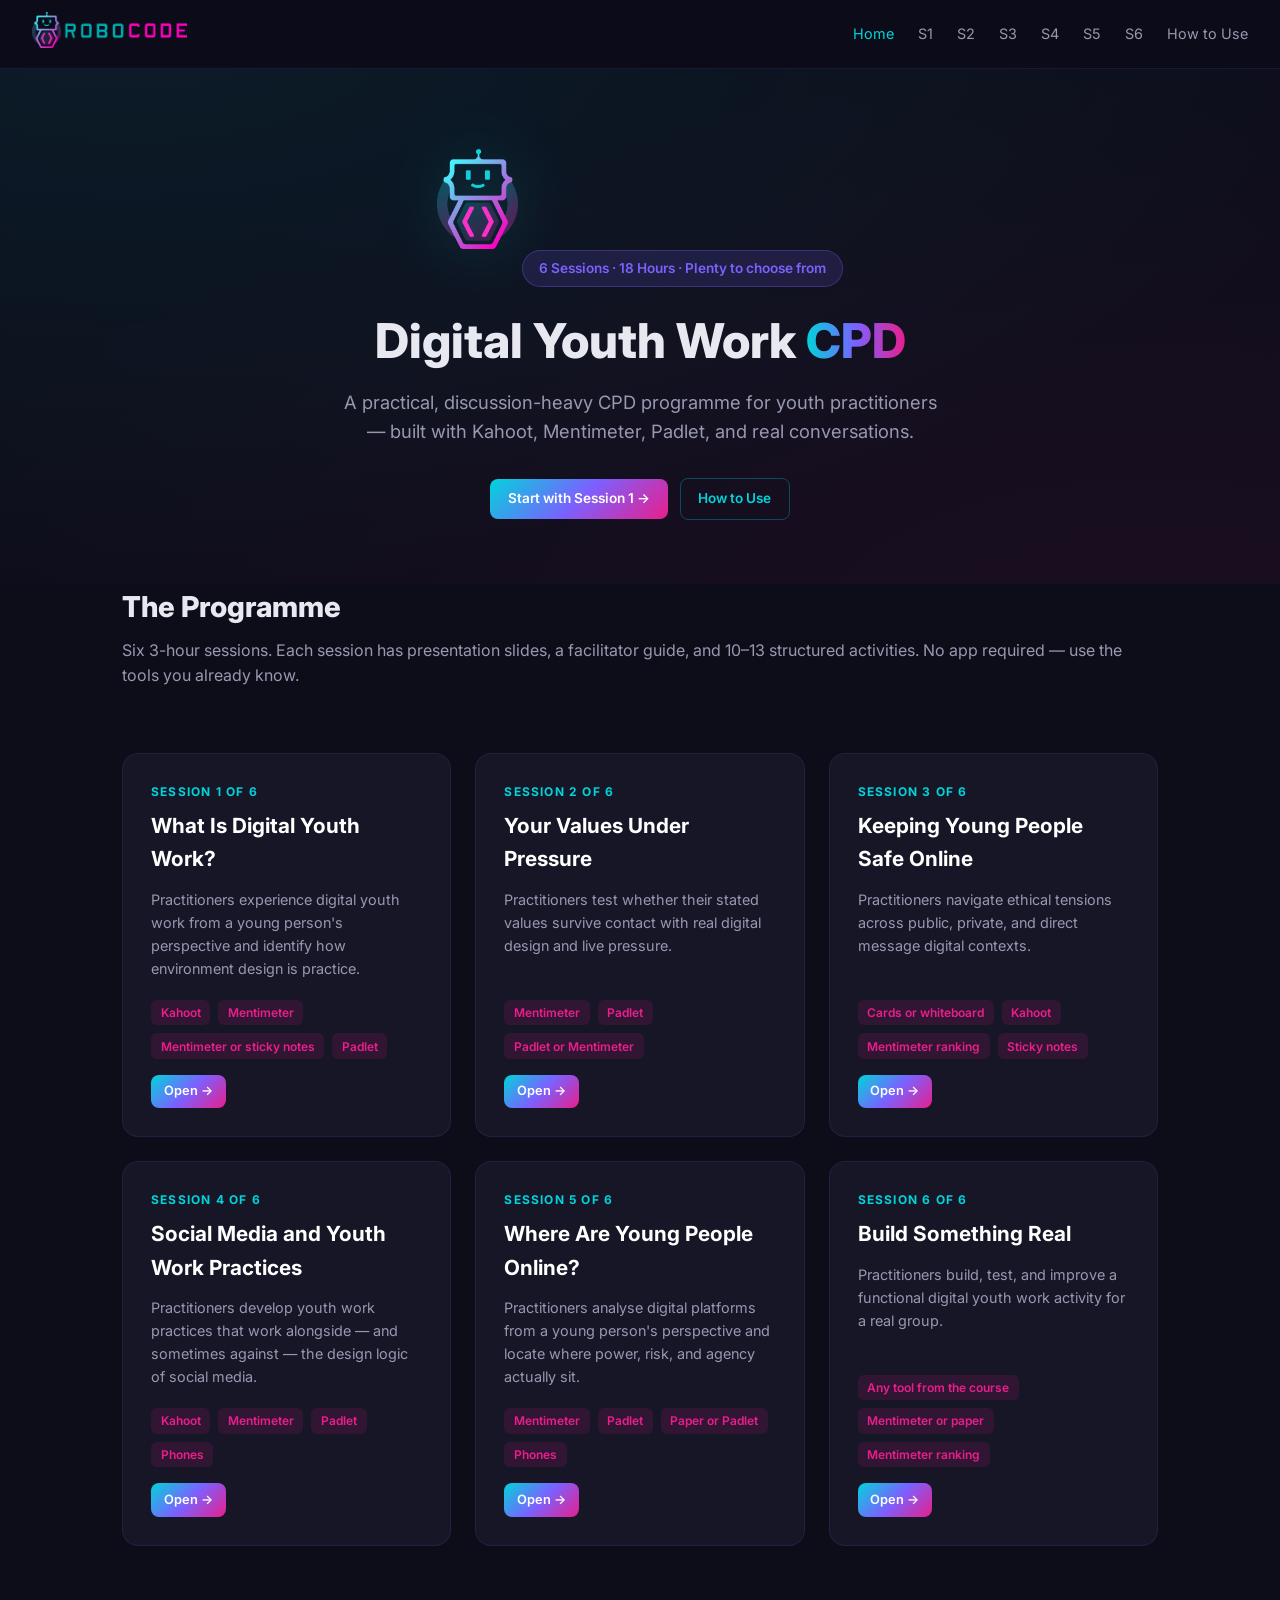
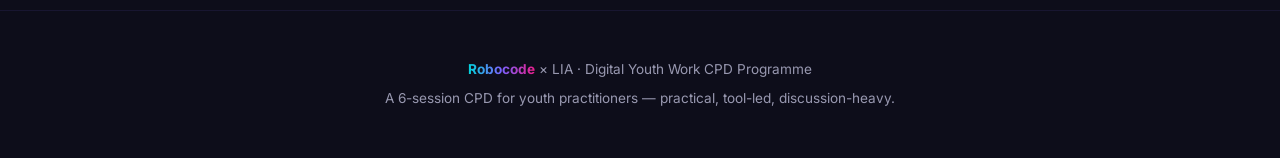
<file: index.html>
<!DOCTYPE html>
<html lang="en">
<head>
<meta charset="UTF-8">
<meta name="viewport" content="width=device-width, initial-scale=1.0">
<title>Robocode × LIA — Digital Youth Work CPD</title>
<link rel="preconnect" href="https://fonts.googleapis.com">
<link rel="preconnect" href="https://fonts.gstatic.com" crossorigin>
<link href="https://fonts.googleapis.com/css2?family=Inter:wght@400;600;700;800&display=swap" rel="stylesheet">
<link rel="stylesheet" href="style.css">
<link rel="icon" href="assets/img/mascot.png">
</head>
<body>
<nav>
  <a href="index.html"><img src="assets/img/logo.png" alt="Robocode" class="logo"></a>
  <div class="nav-links">
      <a href="index.html" class="active">Home</a>
      <a href="session1.html" class="hide-mobile">S1</a>
      <a href="session2.html" class="hide-mobile">S2</a>
      <a href="session3.html" class="hide-mobile">S3</a>
      <a href="session4.html" class="hide-mobile">S4</a>
      <a href="session5.html" class="hide-mobile">S5</a>
      <a href="session6.html" class="hide-mobile">S6</a>
      <a href="how-to-use.html">How to Use</a>
  </div>
</nav>

<section class="hero">
  <img src="assets/img/mascot.png" alt="Robocode mascot" class="mascot">
  <div class="badge">6 Sessions · 18 Hours · Plenty to choose from</div>
  <h1 style="margin-top: 1rem;">Digital Youth Work <span class="grad">CPD</span></h1>
  <p class="subtitle">A practical, discussion-heavy CPD programme for youth practitioners — built with Kahoot, Mentimeter, Padlet, and real conversations.</p>
  <div style="margin-top: 1rem;">
    <a href="session1.html" class="btn btn-primary">Start with Session 1 →</a>
    <a href="how-to-use.html" class="btn btn-outline" style="margin-left: 0.5rem;">How to Use</a>
  </div>
</section>

<div class="container">
  <h2 class="section-heading">The Programme</h2>
  <p class="section-sub">Six 3-hour sessions. Each session has presentation slides, a facilitator guide, and 10–13 structured activities. No app required — use the tools you already know.</p>

  <div class="sessions-grid">
    <a href="session1.html" class="session-card">
  <div class="card-num">Session 1 of 6</div>
  <h3>What Is Digital Youth Work?</h3>
  <p class="card-desc">Practitioners experience digital youth work from a young person&#x27;s perspective and identify how environment design is practice.</p>
  <div class="card-meta"><span class="tag">Kahoot</span><span class="tag">Mentimeter</span><span class="tag">Mentimeter or sticky notes</span><span class="tag">Padlet</span></div>
  <div class="card-actions">
    <span class="btn btn-primary btn-sm">Open →</span>
  </div>
</a>
<a href="session2.html" class="session-card">
  <div class="card-num">Session 2 of 6</div>
  <h3>Your Values Under Pressure</h3>
  <p class="card-desc">Practitioners test whether their stated values survive contact with real digital design and live pressure.</p>
  <div class="card-meta"><span class="tag">Mentimeter</span><span class="tag">Padlet</span><span class="tag">Padlet or Mentimeter</span></div>
  <div class="card-actions">
    <span class="btn btn-primary btn-sm">Open →</span>
  </div>
</a>
<a href="session3.html" class="session-card">
  <div class="card-num">Session 3 of 6</div>
  <h3>Keeping Young People Safe Online</h3>
  <p class="card-desc">Practitioners navigate ethical tensions across public, private, and direct message digital contexts.</p>
  <div class="card-meta"><span class="tag">Cards or whiteboard</span><span class="tag">Kahoot</span><span class="tag">Mentimeter ranking</span><span class="tag">Sticky notes</span></div>
  <div class="card-actions">
    <span class="btn btn-primary btn-sm">Open →</span>
  </div>
</a>
<a href="session4.html" class="session-card">
  <div class="card-num">Session 4 of 6</div>
  <h3>Social Media and Youth Work Practices</h3>
  <p class="card-desc">Practitioners develop youth work practices that work alongside — and sometimes against — the design logic of social media.</p>
  <div class="card-meta"><span class="tag">Kahoot</span><span class="tag">Mentimeter</span><span class="tag">Padlet</span><span class="tag">Phones</span></div>
  <div class="card-actions">
    <span class="btn btn-primary btn-sm">Open →</span>
  </div>
</a>
<a href="session5.html" class="session-card">
  <div class="card-num">Session 5 of 6</div>
  <h3>Where Are Young People Online?</h3>
  <p class="card-desc">Practitioners analyse digital platforms from a young person&#x27;s perspective and locate where power, risk, and agency actually sit.</p>
  <div class="card-meta"><span class="tag">Mentimeter</span><span class="tag">Padlet</span><span class="tag">Paper or Padlet</span><span class="tag">Phones</span></div>
  <div class="card-actions">
    <span class="btn btn-primary btn-sm">Open →</span>
  </div>
</a>
<a href="session6.html" class="session-card">
  <div class="card-num">Session 6 of 6</div>
  <h3>Build Something Real</h3>
  <p class="card-desc">Practitioners build, test, and improve a functional digital youth work activity for a real group.</p>
  <div class="card-meta"><span class="tag">Any tool from the course</span><span class="tag">Mentimeter or paper</span><span class="tag">Mentimeter ranking</span></div>
  <div class="card-actions">
    <span class="btn btn-primary btn-sm">Open →</span>
  </div>
</a>
  </div>
</div>

<footer>
  <p><span class="grad">Robocode</span> × LIA · Digital Youth Work CPD Programme</p>
  <p style="margin-top: 0.5rem;">A 6-session CPD for youth practitioners — practical, tool-led, discussion-heavy.</p>
</footer>
</body>
</html>
</file>
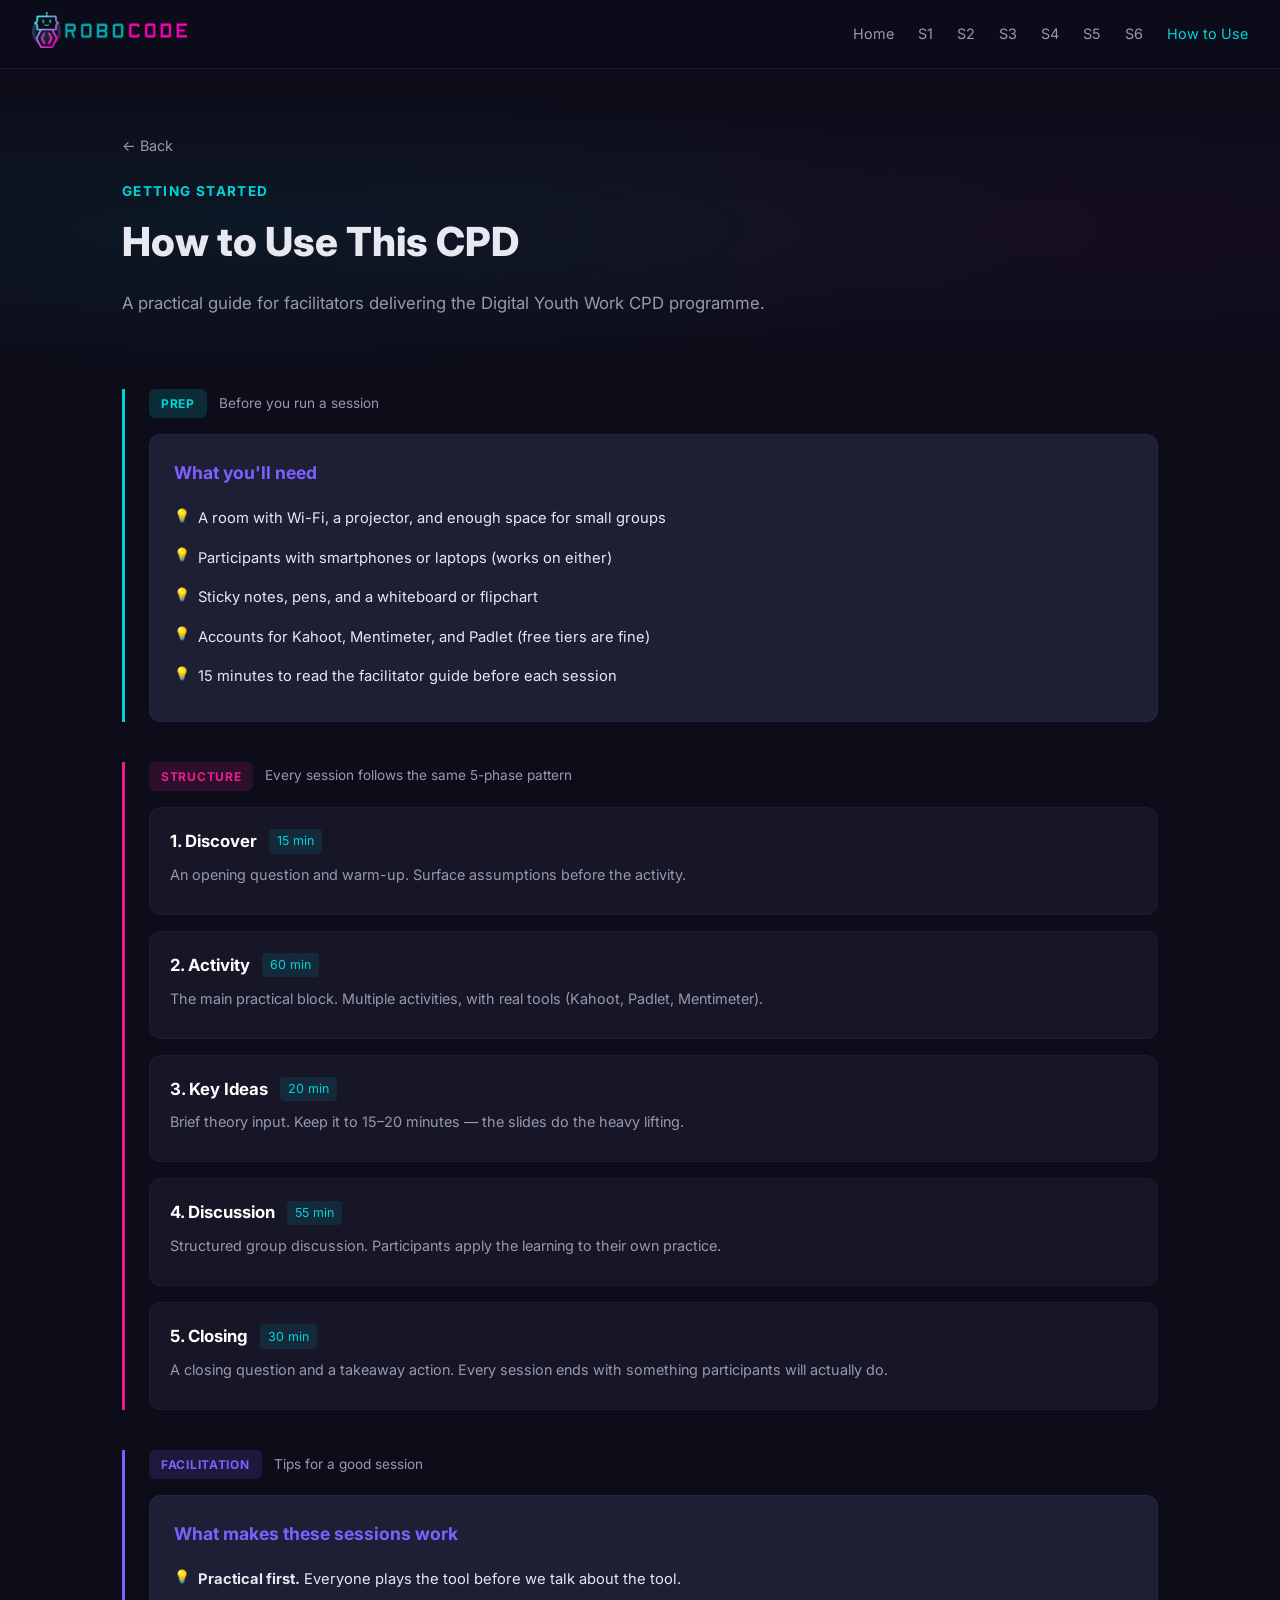
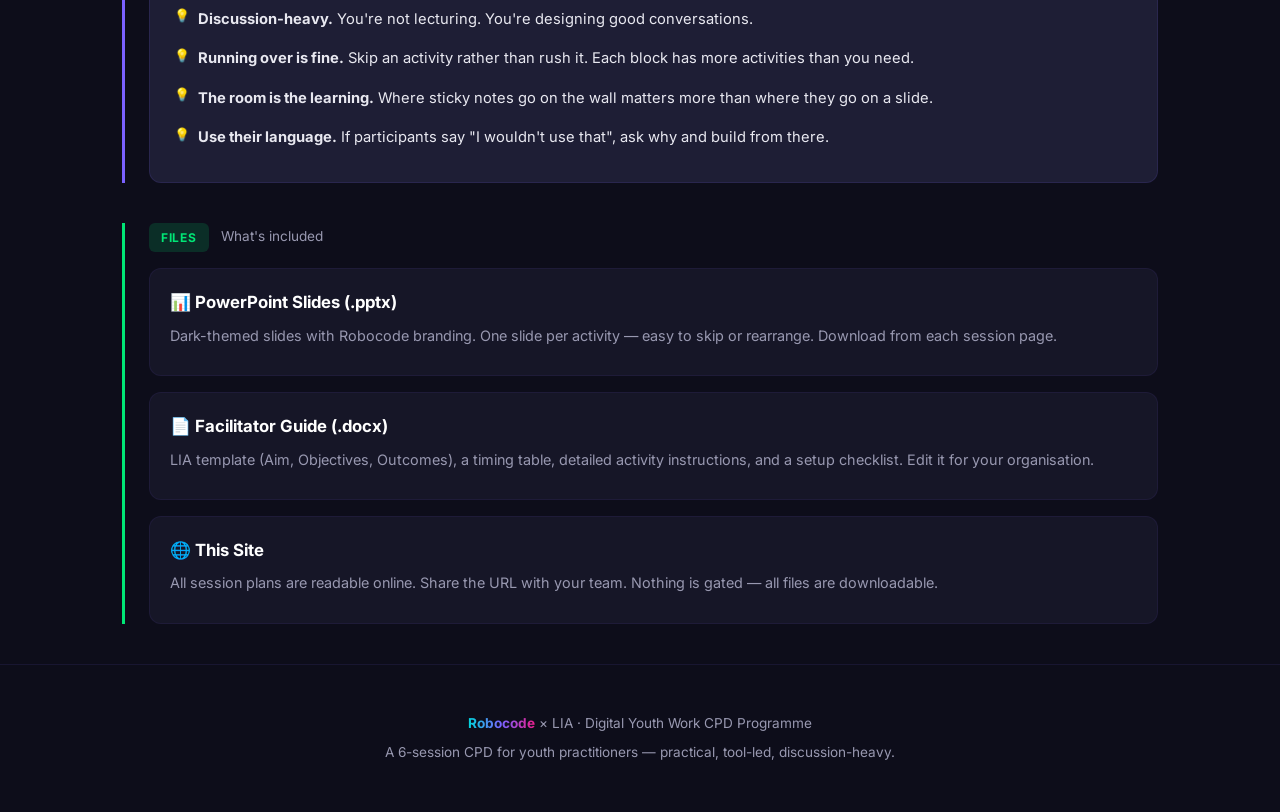
<file: how-to-use.html>
<!DOCTYPE html>
<html lang="en">
<head>
<meta charset="UTF-8">
<meta name="viewport" content="width=device-width, initial-scale=1.0">
<title>How to Use — Robocode CPD</title>
<link rel="preconnect" href="https://fonts.googleapis.com">
<link rel="preconnect" href="https://fonts.gstatic.com" crossorigin>
<link href="https://fonts.googleapis.com/css2?family=Inter:wght@400;600;700;800&display=swap" rel="stylesheet">
<link rel="stylesheet" href="style.css">
<link rel="icon" href="assets/img/mascot.png">
</head>
<body>
<nav>
  <a href="index.html"><img src="assets/img/logo.png" alt="Robocode" class="logo"></a>
  <div class="nav-links">
      <a href="index.html">Home</a>
      <a href="session1.html" class="hide-mobile">S1</a>
      <a href="session2.html" class="hide-mobile">S2</a>
      <a href="session3.html" class="hide-mobile">S3</a>
      <a href="session4.html" class="hide-mobile">S4</a>
      <a href="session5.html" class="hide-mobile">S5</a>
      <a href="session6.html" class="hide-mobile">S6</a>
      <a href="how-to-use.html" class="active">How to Use</a>
  </div>
</nav>

<section class="session-hero">
  <div class="container">
    <a href="index.html" class="back-link">← Back</a>
    <div class="session-num">Getting Started</div>
    <h1>How to Use This CPD</h1>
    <p class="aim">A practical guide for facilitators delivering the Digital Youth Work CPD programme.</p>
  </div>
</section>

<div class="container">

  <div class="phase-block discover">
    <div class="phase-header"><span class="phase-badge discover">PREP</span><span class="phase-time">Before you run a session</span></div>
    <div class="key-ideas-box">
      <h3>What you'll need</h3>
      <ul>
        <li>A room with Wi-Fi, a projector, and enough space for small groups</li>
        <li>Participants with smartphones or laptops (works on either)</li>
        <li>Sticky notes, pens, and a whiteboard or flipchart</li>
        <li>Accounts for Kahoot, Mentimeter, and Padlet (free tiers are fine)</li>
        <li>15 minutes to read the facilitator guide before each session</li>
      </ul>
    </div>
  </div>

  <div class="phase-block activity">
    <div class="phase-header"><span class="phase-badge activity">STRUCTURE</span><span class="phase-time">Every session follows the same 5-phase pattern</span></div>
    <div class="activity-card"><div class="act-header"><span class="act-name">1. Discover</span><span class="act-time">15 min</span></div><p class="act-desc">An opening question and warm-up. Surface assumptions before the activity.</p></div>
    <div class="activity-card"><div class="act-header"><span class="act-name">2. Activity</span><span class="act-time">60 min</span></div><p class="act-desc">The main practical block. Multiple activities, with real tools (Kahoot, Padlet, Mentimeter).</p></div>
    <div class="activity-card"><div class="act-header"><span class="act-name">3. Key Ideas</span><span class="act-time">20 min</span></div><p class="act-desc">Brief theory input. Keep it to 15–20 minutes — the slides do the heavy lifting.</p></div>
    <div class="activity-card"><div class="act-header"><span class="act-name">4. Discussion</span><span class="act-time">55 min</span></div><p class="act-desc">Structured group discussion. Participants apply the learning to their own practice.</p></div>
    <div class="activity-card"><div class="act-header"><span class="act-name">5. Closing</span><span class="act-time">30 min</span></div><p class="act-desc">A closing question and a takeaway action. Every session ends with something participants will actually do.</p></div>
  </div>

  <div class="phase-block key-ideas">
    <div class="phase-header"><span class="phase-badge key-ideas">FACILITATION</span><span class="phase-time">Tips for a good session</span></div>
    <div class="key-ideas-box">
      <h3>What makes these sessions work</h3>
      <ul>
        <li><strong>Practical first.</strong> Everyone plays the tool before we talk about the tool.</li>
        <li><strong>Discussion-heavy.</strong> You're not lecturing. You're designing good conversations.</li>
        <li><strong>Running over is fine.</strong> Skip an activity rather than rush it. Each block has more activities than you need.</li>
        <li><strong>The room is the learning.</strong> Where sticky notes go on the wall matters more than where they go on a slide.</li>
        <li><strong>Use their language.</strong> If participants say "I wouldn't use that", ask why and build from there.</li>
      </ul>
    </div>
  </div>

  <div class="phase-block closing">
    <div class="phase-header"><span class="phase-badge closing">FILES</span><span class="phase-time">What's included</span></div>
    <div class="activity-card">
      <div class="act-header"><span class="act-name">📊 PowerPoint Slides (.pptx)</span></div>
      <p class="act-desc">Dark-themed slides with Robocode branding. One slide per activity — easy to skip or rearrange. Download from each session page.</p>
    </div>
    <div class="activity-card">
      <div class="act-header"><span class="act-name">📄 Facilitator Guide (.docx)</span></div>
      <p class="act-desc">LIA template (Aim, Objectives, Outcomes), a timing table, detailed activity instructions, and a setup checklist. Edit it for your organisation.</p>
    </div>
    <div class="activity-card">
      <div class="act-header"><span class="act-name">🌐 This Site</span></div>
      <p class="act-desc">All session plans are readable online. Share the URL with your team. Nothing is gated — all files are downloadable.</p>
    </div>
  </div>

</div>

<footer>
  <p><span class="grad">Robocode</span> × LIA · Digital Youth Work CPD Programme</p>
  <p style="margin-top: 0.5rem;">A 6-session CPD for youth practitioners — practical, tool-led, discussion-heavy.</p>
</footer>
</body>
</html>
</file>
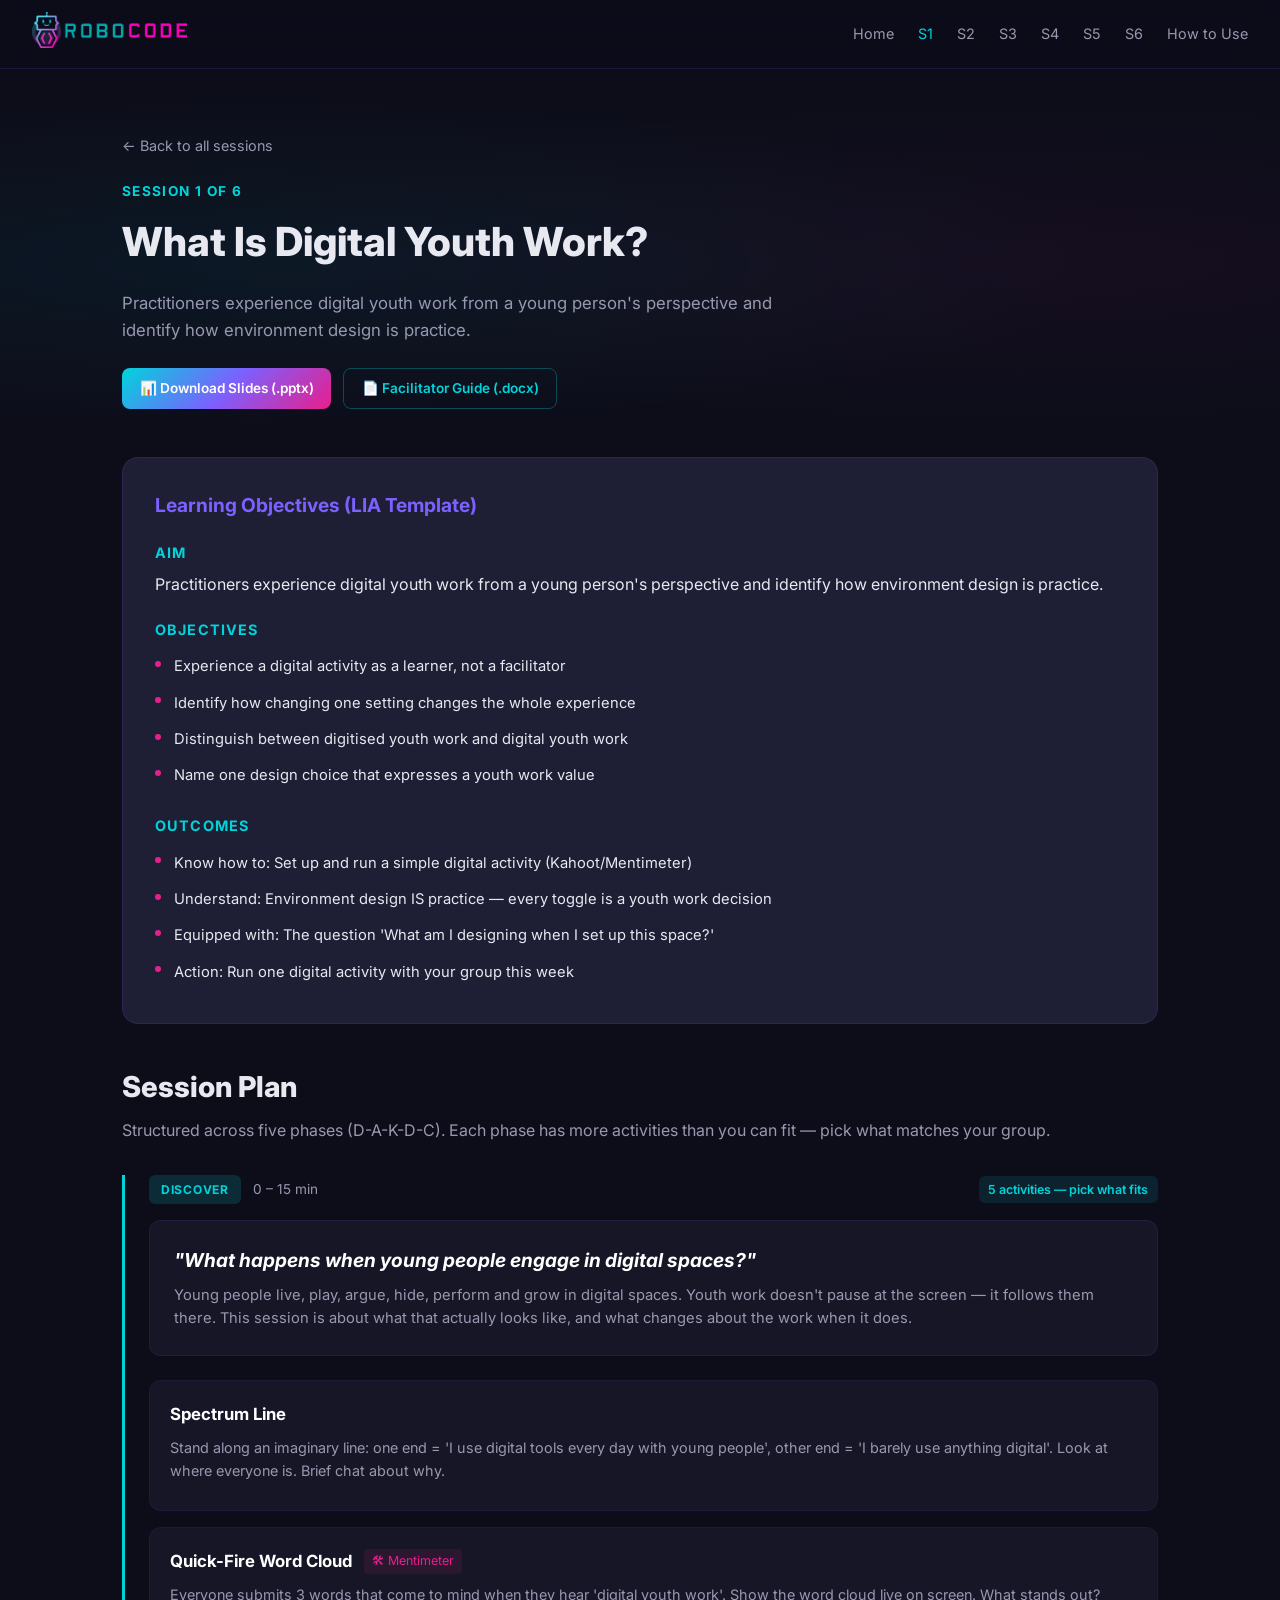
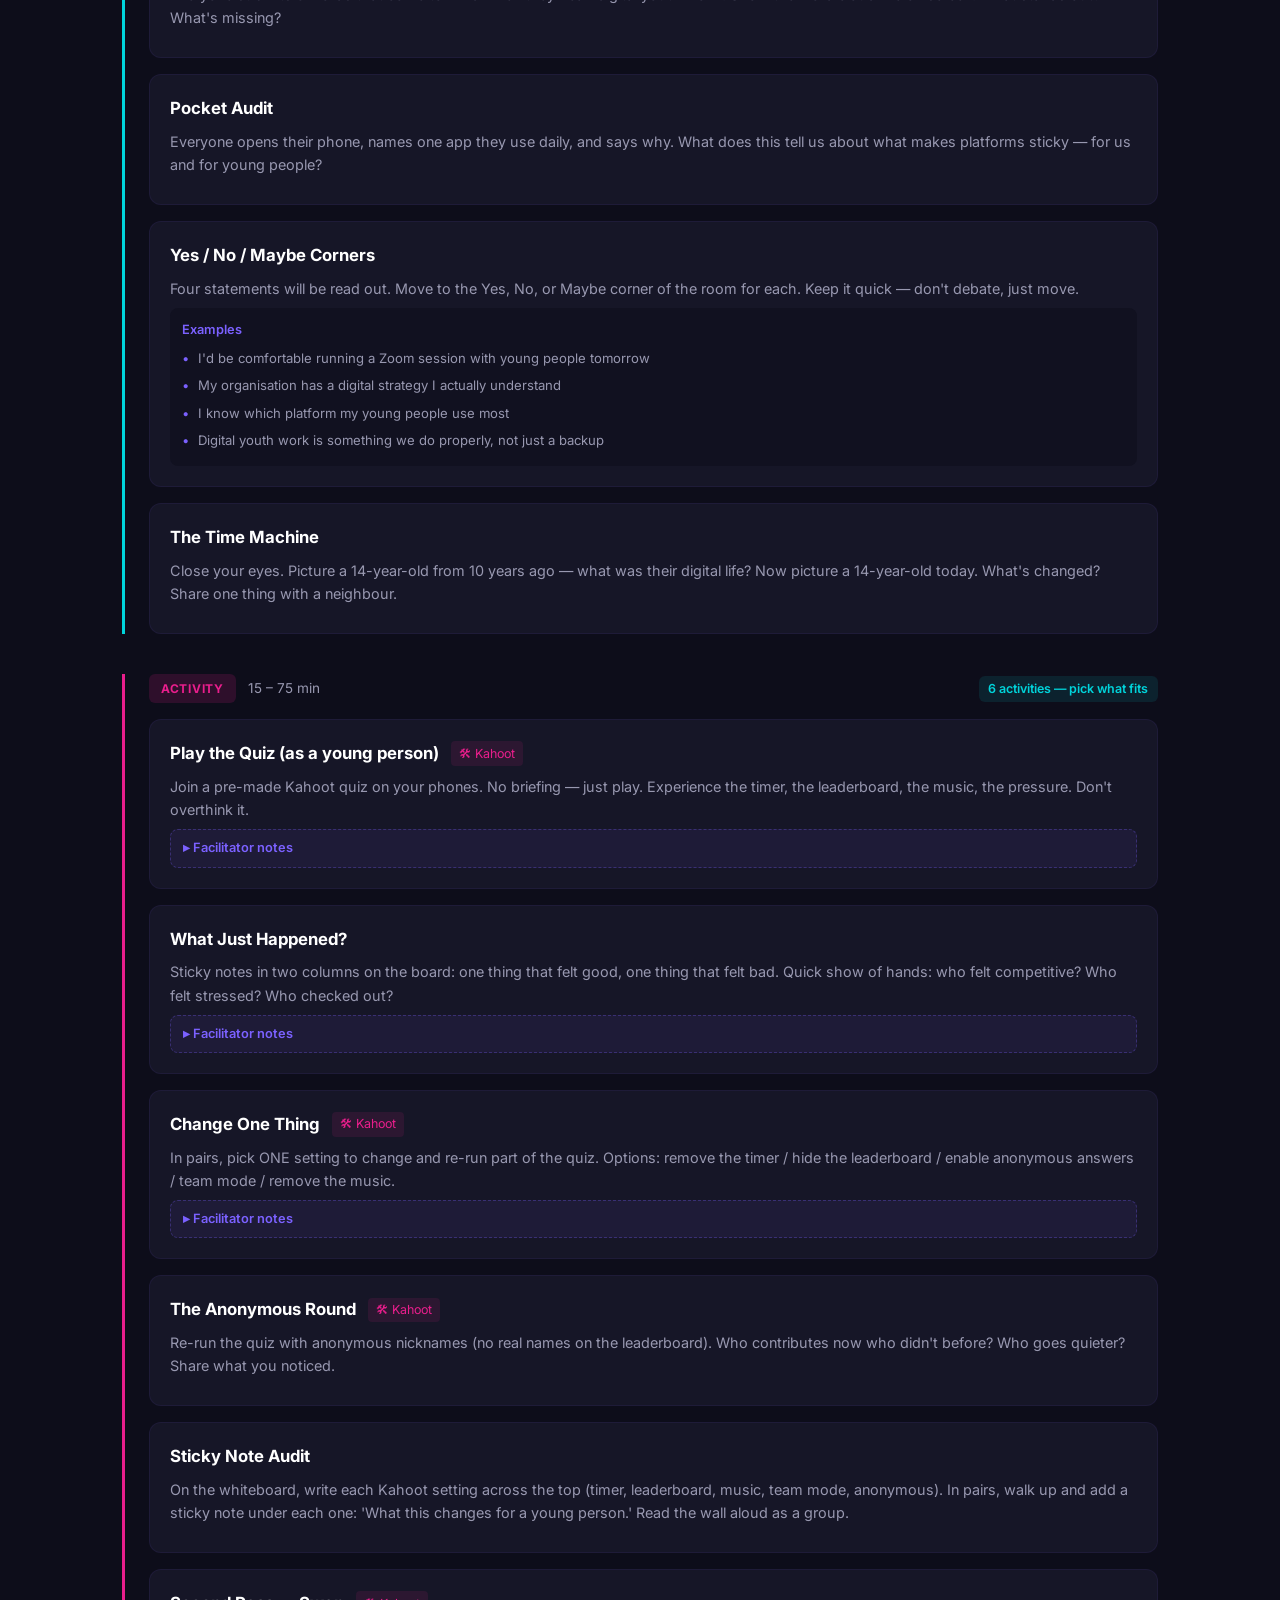
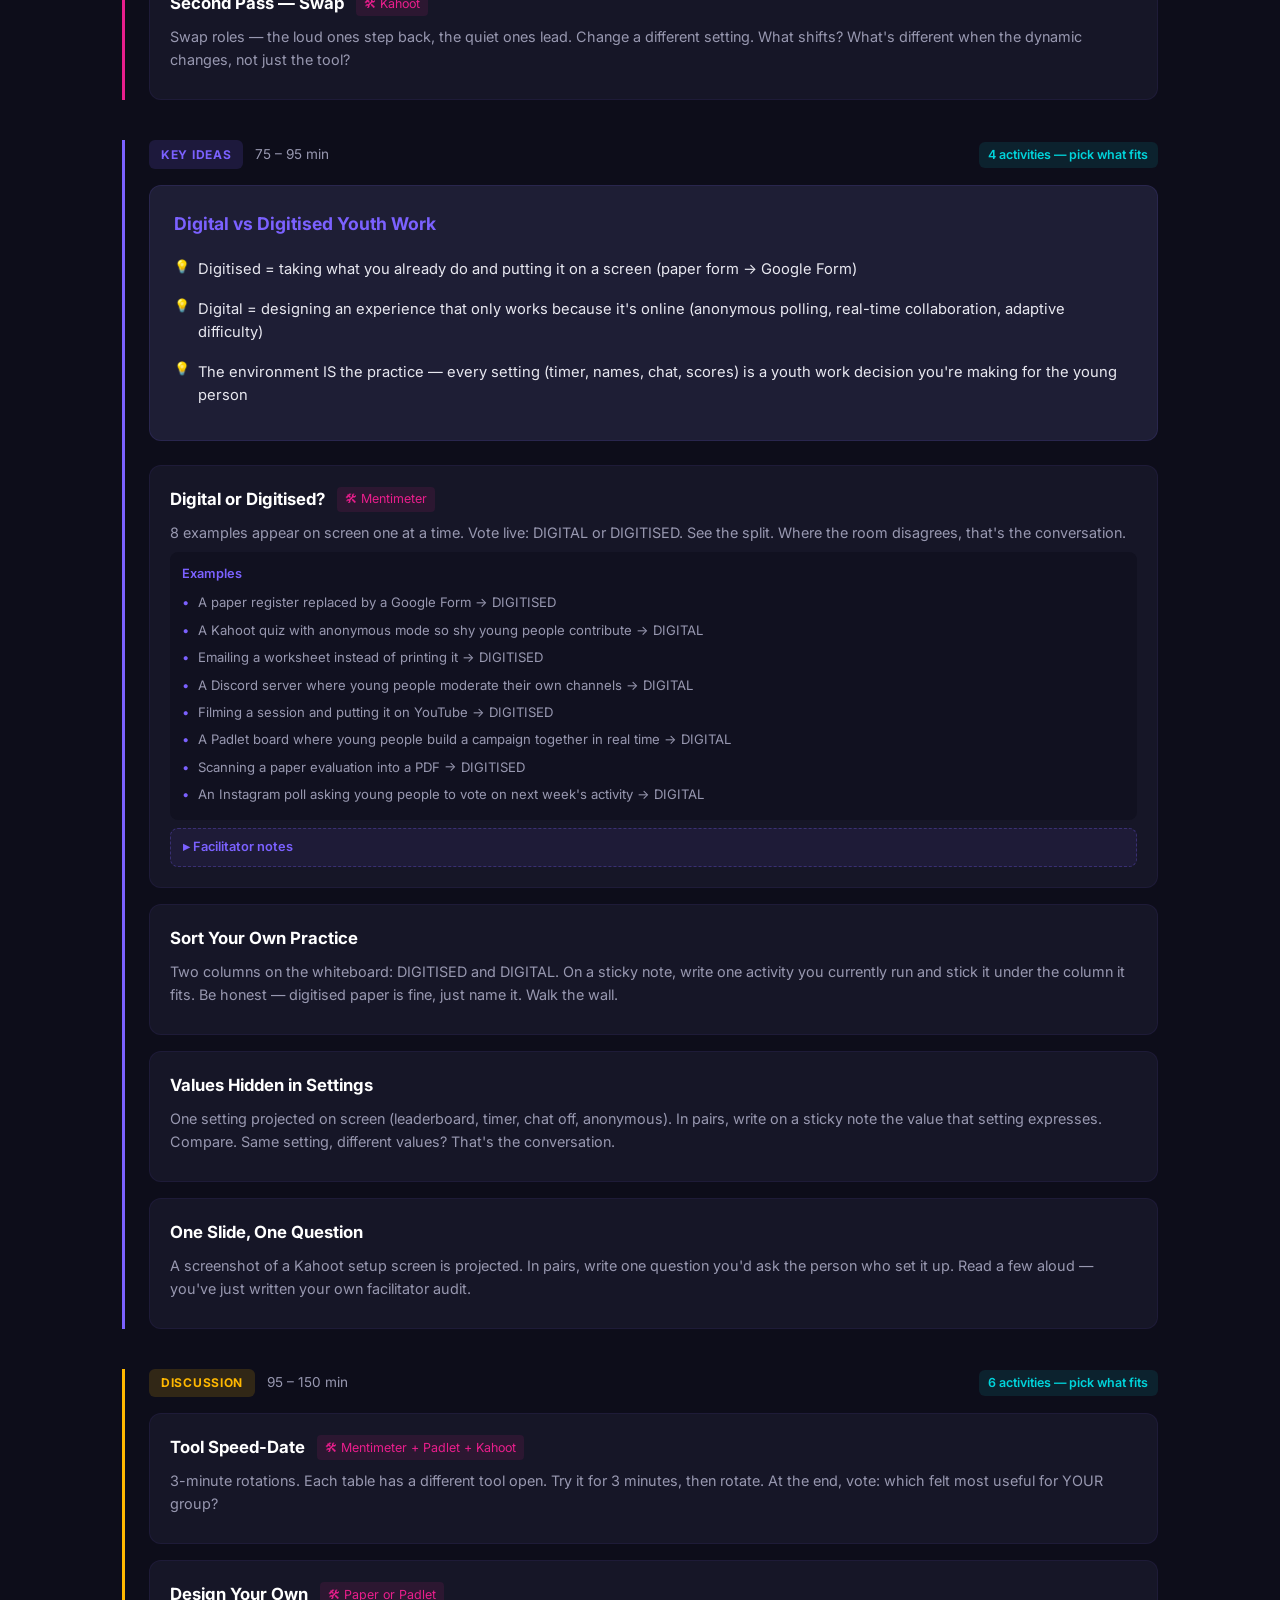
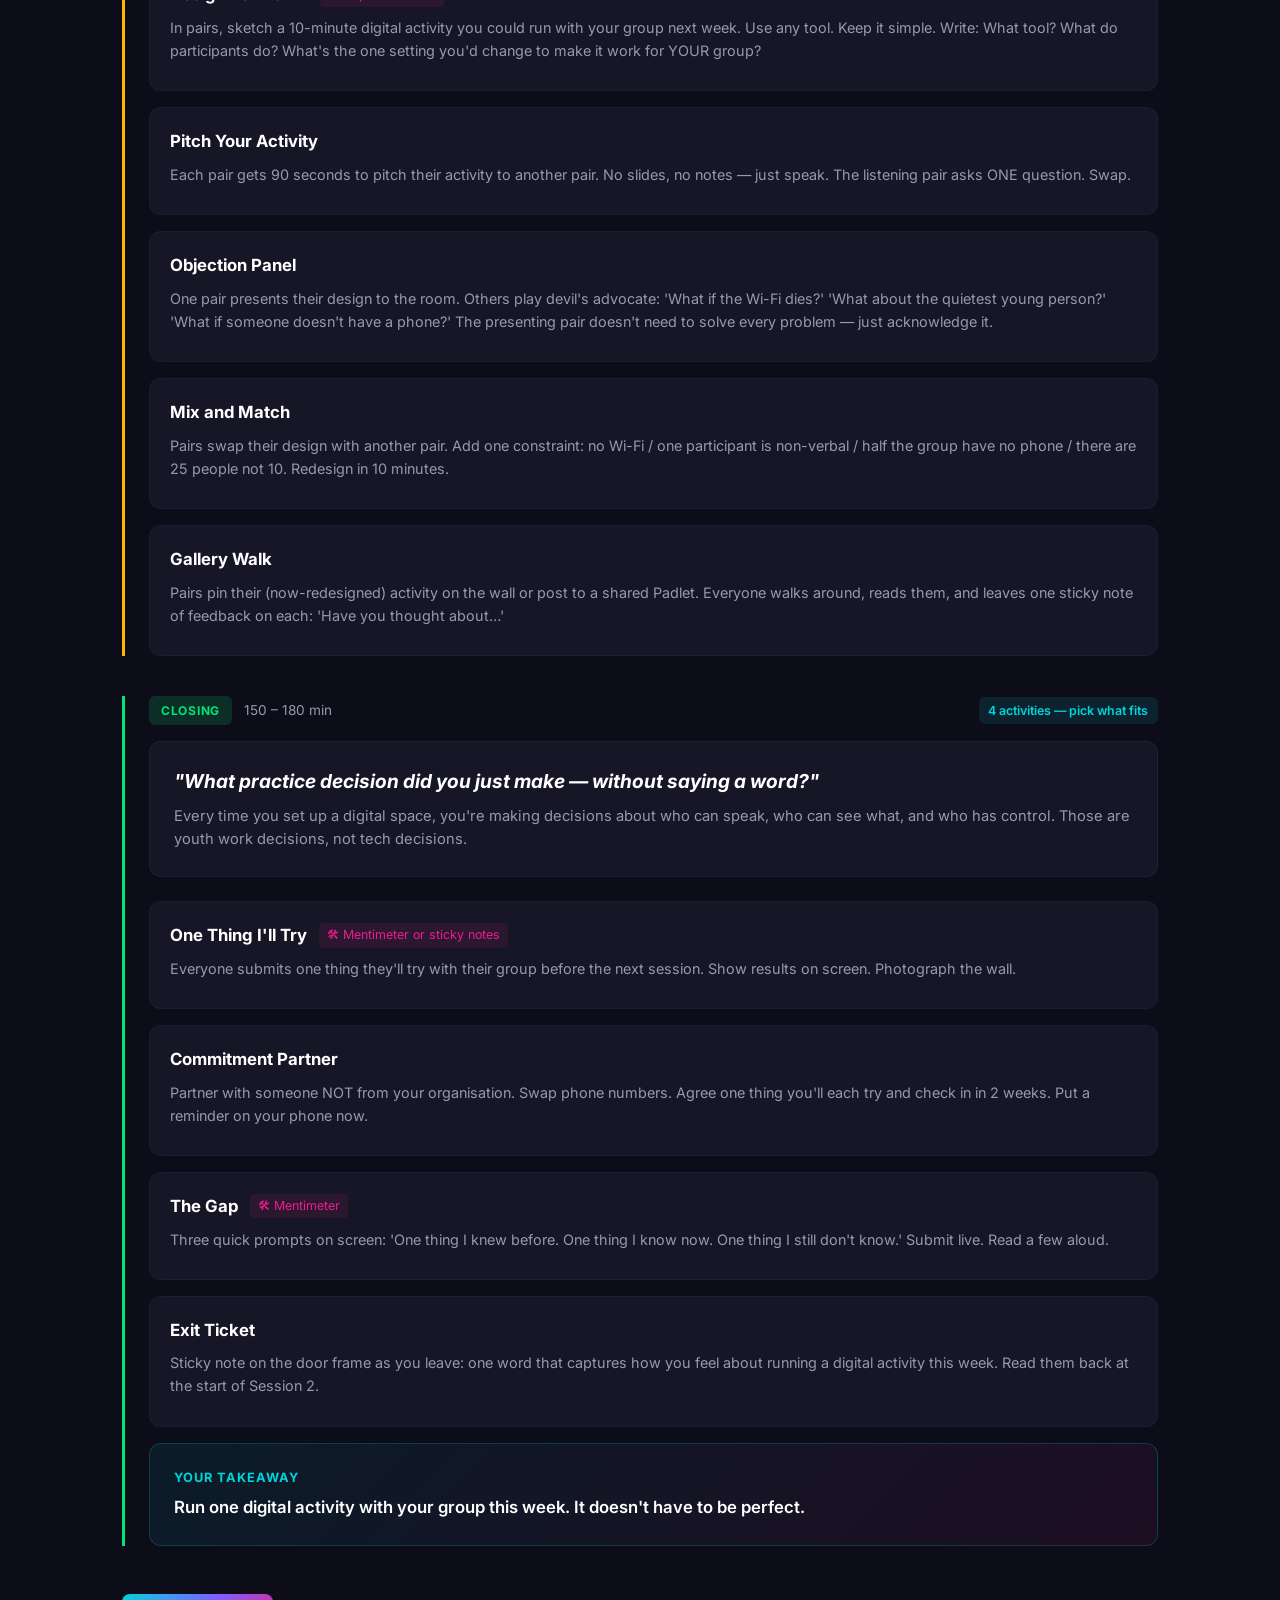
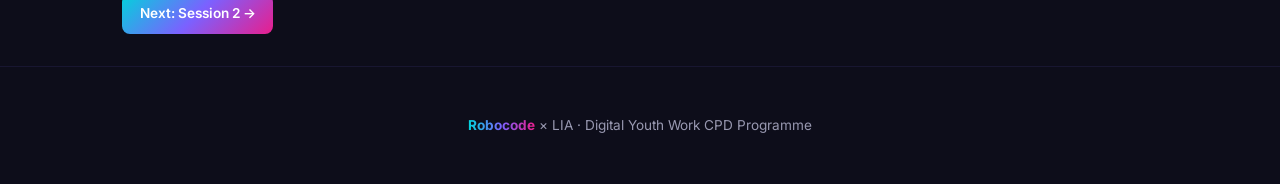
<file: session1.html>
<!DOCTYPE html>
<html lang="en">
<head>
<meta charset="UTF-8">
<meta name="viewport" content="width=device-width, initial-scale=1.0">
<title>Session 1: What Is Digital Youth Work? — Robocode CPD</title>
<link rel="preconnect" href="https://fonts.googleapis.com">
<link rel="preconnect" href="https://fonts.gstatic.com" crossorigin>
<link href="https://fonts.googleapis.com/css2?family=Inter:wght@400;600;700;800&display=swap" rel="stylesheet">
<link rel="stylesheet" href="style.css">
<link rel="icon" href="assets/img/mascot.png">
</head>
<body>
<nav>
  <a href="index.html"><img src="assets/img/logo.png" alt="Robocode" class="logo"></a>
  <div class="nav-links">
      <a href="index.html">Home</a>
      <a href="session1.html" class="active">S1</a>
      <a href="session2.html" class="hide-mobile">S2</a>
      <a href="session3.html" class="hide-mobile">S3</a>
      <a href="session4.html" class="hide-mobile">S4</a>
      <a href="session5.html" class="hide-mobile">S5</a>
      <a href="session6.html" class="hide-mobile">S6</a>
      <a href="how-to-use.html">How to Use</a>
  </div>
</nav>

<section class="session-hero">
  <div class="container">
    <a href="index.html" class="back-link">← Back to all sessions</a>
    <div class="session-num">Session 1 of 6</div>
    <h1>What Is Digital Youth Work?</h1>
    <p class="aim">Practitioners experience digital youth work from a young person&#x27;s perspective and identify how environment design is practice.</p>
    <div class="download-bar">
      <a href="assets/downloads/Session-1-What-Is-Digital-Youth-Work.pptx" class="btn btn-primary" download>📊 Download Slides (.pptx)</a>
      <a href="assets/downloads/Session-1-What-Is-Digital-Youth-Work-Facilitator-Guide.docx" class="btn btn-outline" download>📄 Facilitator Guide (.docx)</a>
    </div>
  </div>
</section>

<div class="container">

  <div class="lia-box">
    <h2>Learning Objectives (LIA Template)</h2>
    <h3>Aim</h3><p>Practitioners experience digital youth work from a young person&#x27;s perspective and identify how environment design is practice.</p>
    <h3>Objectives</h3><ul><li>Experience a digital activity as a learner, not a facilitator</li><li>Identify how changing one setting changes the whole experience</li><li>Distinguish between digitised youth work and digital youth work</li><li>Name one design choice that expresses a youth work value</li></ul>
    <h3>Outcomes</h3><ul><li>Know how to: Set up and run a simple digital activity (Kahoot/Mentimeter)</li><li>Understand: Environment design IS practice — every toggle is a youth work decision</li><li>Equipped with: The question &#x27;What am I designing when I set up this space?&#x27;</li><li>Action: Run one digital activity with your group this week</li></ul>
  </div>

  <h2 class="section-heading">Session Plan</h2>
  <p class="section-sub">Structured across five phases (D-A-K-D-C). Each phase has more activities than you can fit — pick what matches your group.</p>

  <div class="phase-block discover">
<div class="phase-header">
<span class="phase-badge discover">DISCOVER</span>
<span class="phase-time">0 – 15 min</span>
<span class="phase-count">5 activities — pick what fits</span>
</div>
<div class="question-block">
<p class="question">"What happens when young people engage in digital spaces?"</p>
<p class="explanation">Young people live, play, argue, hide, perform and grow in digital spaces. Youth work doesn&#x27;t pause at the screen — it follows them there. This session is about what that actually looks like, and what changes about the work when it does.</p>
</div>
<div class="activity-card">
<div class="act-header"><span class="act-name">Spectrum Line</span></div>
<p class="act-desc">Stand along an imaginary line: one end = &#x27;I use digital tools every day with young people&#x27;, other end = &#x27;I barely use anything digital&#x27;. Look at where everyone is. Brief chat about why.</p>
</div>
<div class="activity-card">
<div class="act-header"><span class="act-name">Quick-Fire Word Cloud</span><span class="act-tool">🛠 Mentimeter</span></div>
<p class="act-desc">Everyone submits 3 words that come to mind when they hear &#x27;digital youth work&#x27;. Show the word cloud live on screen. What stands out? What&#x27;s missing?</p>
</div>
<div class="activity-card">
<div class="act-header"><span class="act-name">Pocket Audit</span></div>
<p class="act-desc">Everyone opens their phone, names one app they use daily, and says why. What does this tell us about what makes platforms sticky — for us and for young people?</p>
</div>
<div class="activity-card">
<div class="act-header"><span class="act-name">Yes / No / Maybe Corners</span></div>
<p class="act-desc">Four statements will be read out. Move to the Yes, No, or Maybe corner of the room for each. Keep it quick — don&#x27;t debate, just move.</p>
<div class="act-examples"><p>Examples</p><ul><li>I&#x27;d be comfortable running a Zoom session with young people tomorrow</li><li>My organisation has a digital strategy I actually understand</li><li>I know which platform my young people use most</li><li>Digital youth work is something we do properly, not just a backup</li></ul></div>
</div>
<div class="activity-card">
<div class="act-header"><span class="act-name">The Time Machine</span></div>
<p class="act-desc">Close your eyes. Picture a 14-year-old from 10 years ago — what was their digital life? Now picture a 14-year-old today. What&#x27;s changed? Share one thing with a neighbour.</p>
</div>
</div>

<div class="phase-block activity">
<div class="phase-header">
<span class="phase-badge activity">ACTIVITY</span>
<span class="phase-time">15 – 75 min</span>
<span class="phase-count">6 activities — pick what fits</span>
</div>
<div class="activity-card">
<div class="act-header"><span class="act-name">Play the Quiz (as a young person)</span><span class="act-tool">🛠 Kahoot</span></div>
<p class="act-desc">Join a pre-made Kahoot quiz on your phones. No briefing — just play. Experience the timer, the leaderboard, the music, the pressure. Don&#x27;t overthink it.</p>
<details class="act-facil"><summary>Facilitator notes</summary><ul><li>Pre-build a 10-question Kahoot on a fun topic (general knowledge, pop culture)</li><li>Keep all default settings — timer on, music on, leaderboard visible</li><li>Don&#x27;t explain the rules — let them experience confusion if it happens</li></ul></details>
</div>
<div class="activity-card">
<div class="act-header"><span class="act-name">What Just Happened?</span></div>
<p class="act-desc">Sticky notes in two columns on the board: one thing that felt good, one thing that felt bad. Quick show of hands: who felt competitive? Who felt stressed? Who checked out?</p>
<details class="act-facil"><summary>Facilitator notes</summary><ul><li>Don&#x27;t jump to analysis — let the room name the feelings first</li><li>If someone says &#x27;I loved the pressure&#x27;, ask: would every young person love it?</li></ul></details>
</div>
<div class="activity-card">
<div class="act-header"><span class="act-name">Change One Thing</span><span class="act-tool">🛠 Kahoot</span></div>
<p class="act-desc">In pairs, pick ONE setting to change and re-run part of the quiz. Options: remove the timer / hide the leaderboard / enable anonymous answers / team mode / remove the music.</p>
<details class="act-facil"><summary>Facilitator notes</summary><ul><li>Build a shorter 5-question quiz each pair can trigger with the chosen change</li><li>Rotate pairs through the modified version quickly — 2–3 minutes each</li></ul></details>
</div>
<div class="activity-card">
<div class="act-header"><span class="act-name">The Anonymous Round</span><span class="act-tool">🛠 Kahoot</span></div>
<p class="act-desc">Re-run the quiz with anonymous nicknames (no real names on the leaderboard). Who contributes now who didn&#x27;t before? Who goes quieter? Share what you noticed.</p>
</div>
<div class="activity-card">
<div class="act-header"><span class="act-name">Sticky Note Audit</span></div>
<p class="act-desc">On the whiteboard, write each Kahoot setting across the top (timer, leaderboard, music, team mode, anonymous). In pairs, walk up and add a sticky note under each one: &#x27;What this changes for a young person.&#x27; Read the wall aloud as a group.</p>
</div>
<div class="activity-card">
<div class="act-header"><span class="act-name">Second Pass — Swap</span><span class="act-tool">🛠 Kahoot</span></div>
<p class="act-desc">Swap roles — the loud ones step back, the quiet ones lead. Change a different setting. What shifts? What&#x27;s different when the dynamic changes, not just the tool?</p>
</div>
</div>

<div class="phase-block key-ideas">
<div class="phase-header">
<span class="phase-badge key-ideas">KEY IDEAS</span>
<span class="phase-time">75 – 95 min</span>
<span class="phase-count">4 activities — pick what fits</span>
</div>
<div class="key-ideas-box">
<h3>Digital vs Digitised Youth Work</h3>
<ul><li>Digitised = taking what you already do and putting it on a screen (paper form → Google Form)</li><li>Digital = designing an experience that only works because it&#x27;s online (anonymous polling, real-time collaboration, adaptive difficulty)</li><li>The environment IS the practice — every setting (timer, names, chat, scores) is a youth work decision you&#x27;re making for the young person</li></ul>
</div>
<div class="activity-card">
<div class="act-header"><span class="act-name">Digital or Digitised?</span><span class="act-tool">🛠 Mentimeter</span></div>
<p class="act-desc">8 examples appear on screen one at a time. Vote live: DIGITAL or DIGITISED. See the split. Where the room disagrees, that&#x27;s the conversation.</p>
<div class="act-examples"><p>Examples</p><ul><li>A paper register replaced by a Google Form → DIGITISED</li><li>A Kahoot quiz with anonymous mode so shy young people contribute → DIGITAL</li><li>Emailing a worksheet instead of printing it → DIGITISED</li><li>A Discord server where young people moderate their own channels → DIGITAL</li><li>Filming a session and putting it on YouTube → DIGITISED</li><li>A Padlet board where young people build a campaign together in real time → DIGITAL</li><li>Scanning a paper evaluation into a PDF → DIGITISED</li><li>An Instagram poll asking young people to vote on next week&#x27;s activity → DIGITAL</li></ul></div>
<details class="act-facil"><summary>Facilitator notes</summary><ul><li>Set up a Mentimeter multiple-choice poll per example</li><li>Reveal the &#x27;answer&#x27; only after the vote — don&#x27;t lead the room</li></ul></details>
</div>
<div class="activity-card">
<div class="act-header"><span class="act-name">Sort Your Own Practice</span></div>
<p class="act-desc">Two columns on the whiteboard: DIGITISED and DIGITAL. On a sticky note, write one activity you currently run and stick it under the column it fits. Be honest — digitised paper is fine, just name it. Walk the wall.</p>
</div>
<div class="activity-card">
<div class="act-header"><span class="act-name">Values Hidden in Settings</span></div>
<p class="act-desc">One setting projected on screen (leaderboard, timer, chat off, anonymous). In pairs, write on a sticky note the value that setting expresses. Compare. Same setting, different values? That&#x27;s the conversation.</p>
</div>
<div class="activity-card">
<div class="act-header"><span class="act-name">One Slide, One Question</span></div>
<p class="act-desc">A screenshot of a Kahoot setup screen is projected. In pairs, write one question you&#x27;d ask the person who set it up. Read a few aloud — you&#x27;ve just written your own facilitator audit.</p>
</div>
</div>

<div class="phase-block discussion">
<div class="phase-header">
<span class="phase-badge discussion">DISCUSSION</span>
<span class="phase-time">95 – 150 min</span>
<span class="phase-count">6 activities — pick what fits</span>
</div>
<div class="activity-card">
<div class="act-header"><span class="act-name">Tool Speed-Date</span><span class="act-tool">🛠 Mentimeter + Padlet + Kahoot</span></div>
<p class="act-desc">3-minute rotations. Each table has a different tool open. Try it for 3 minutes, then rotate. At the end, vote: which felt most useful for YOUR group?</p>
</div>
<div class="activity-card">
<div class="act-header"><span class="act-name">Design Your Own</span><span class="act-tool">🛠 Paper or Padlet</span></div>
<p class="act-desc">In pairs, sketch a 10-minute digital activity you could run with your group next week. Use any tool. Keep it simple. Write: What tool? What do participants do? What&#x27;s the one setting you&#x27;d change to make it work for YOUR group?</p>
</div>
<div class="activity-card">
<div class="act-header"><span class="act-name">Pitch Your Activity</span></div>
<p class="act-desc">Each pair gets 90 seconds to pitch their activity to another pair. No slides, no notes — just speak. The listening pair asks ONE question. Swap.</p>
</div>
<div class="activity-card">
<div class="act-header"><span class="act-name">Objection Panel</span></div>
<p class="act-desc">One pair presents their design to the room. Others play devil&#x27;s advocate: &#x27;What if the Wi-Fi dies?&#x27; &#x27;What about the quietest young person?&#x27; &#x27;What if someone doesn&#x27;t have a phone?&#x27; The presenting pair doesn&#x27;t need to solve every problem — just acknowledge it.</p>
</div>
<div class="activity-card">
<div class="act-header"><span class="act-name">Mix and Match</span></div>
<p class="act-desc">Pairs swap their design with another pair. Add one constraint: no Wi-Fi / one participant is non-verbal / half the group have no phone / there are 25 people not 10. Redesign in 10 minutes.</p>
</div>
<div class="activity-card">
<div class="act-header"><span class="act-name">Gallery Walk</span></div>
<p class="act-desc">Pairs pin their (now-redesigned) activity on the wall or post to a shared Padlet. Everyone walks around, reads them, and leaves one sticky note of feedback on each: &#x27;Have you thought about…&#x27;</p>
</div>
</div>

<div class="phase-block closing">
<div class="phase-header">
<span class="phase-badge closing">CLOSING</span>
<span class="phase-time">150 – 180 min</span>
<span class="phase-count">4 activities — pick what fits</span>
</div>
<div class="question-block">
<p class="question">"What practice decision did you just make — without saying a word?"</p>
<p class="explanation">Every time you set up a digital space, you&#x27;re making decisions about who can speak, who can see what, and who has control. Those are youth work decisions, not tech decisions.</p>
</div>
<div class="activity-card">
<div class="act-header"><span class="act-name">One Thing I&#x27;ll Try</span><span class="act-tool">🛠 Mentimeter or sticky notes</span></div>
<p class="act-desc">Everyone submits one thing they&#x27;ll try with their group before the next session. Show results on screen. Photograph the wall.</p>
</div>
<div class="activity-card">
<div class="act-header"><span class="act-name">Commitment Partner</span></div>
<p class="act-desc">Partner with someone NOT from your organisation. Swap phone numbers. Agree one thing you&#x27;ll each try and check in in 2 weeks. Put a reminder on your phone now.</p>
</div>
<div class="activity-card">
<div class="act-header"><span class="act-name">The Gap</span><span class="act-tool">🛠 Mentimeter</span></div>
<p class="act-desc">Three quick prompts on screen: &#x27;One thing I knew before. One thing I know now. One thing I still don&#x27;t know.&#x27; Submit live. Read a few aloud.</p>
</div>
<div class="activity-card">
<div class="act-header"><span class="act-name">Exit Ticket</span></div>
<p class="act-desc">Sticky note on the door frame as you leave: one word that captures how you feel about running a digital activity this week. Read them back at the start of Session 2.</p>
</div>
<div class="takeaway-box"><div class="label">Your Takeaway</div><div class="text">Run one digital activity with your group this week. It doesn&#x27;t have to be perfect.</div></div>
</div>

  <div style="display: flex; justify-content: space-between; gap: 1rem; margin: 3rem 0 2rem; flex-wrap: wrap;">
    
    <a href="session2.html" class="btn btn-primary">Next: Session 2 →</a>
  </div>
</div>

<footer>
  <p><span class="grad">Robocode</span> × LIA · Digital Youth Work CPD Programme</p>
</footer>
</body>
</html>
</file>
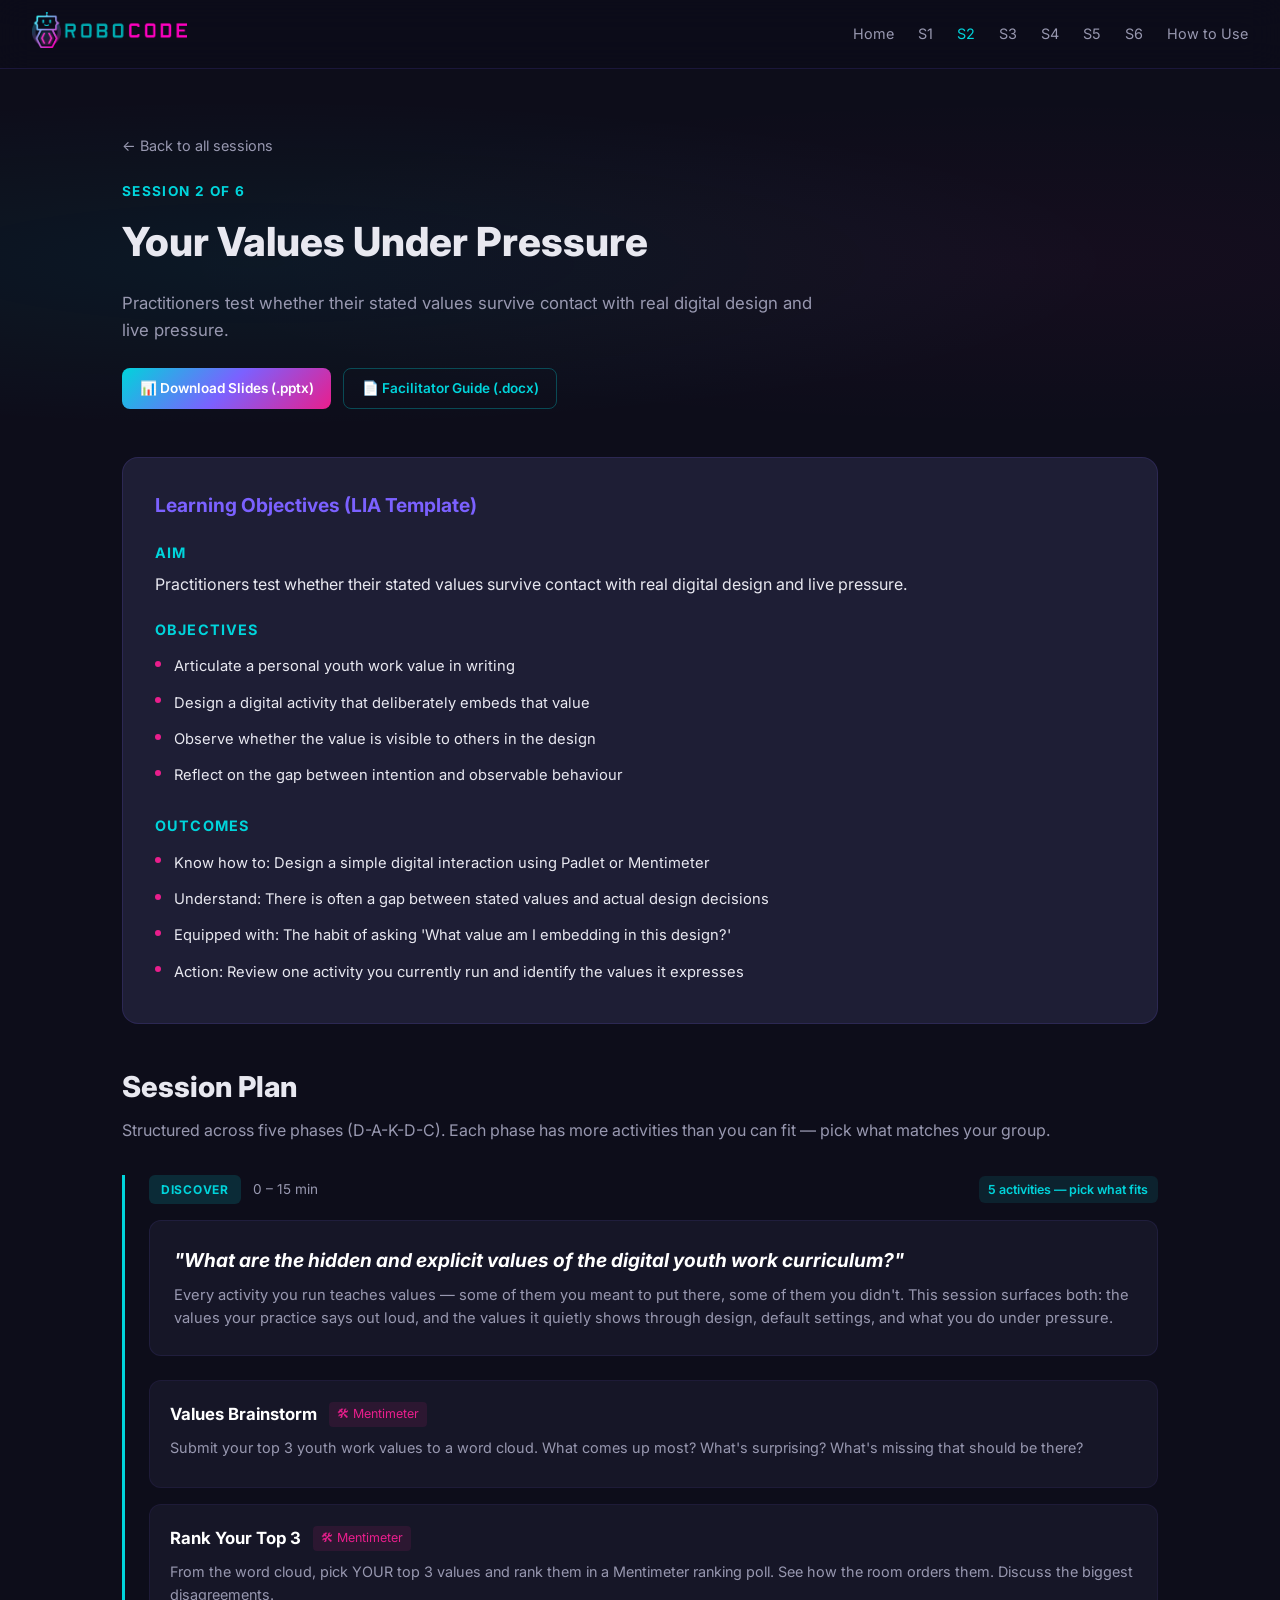
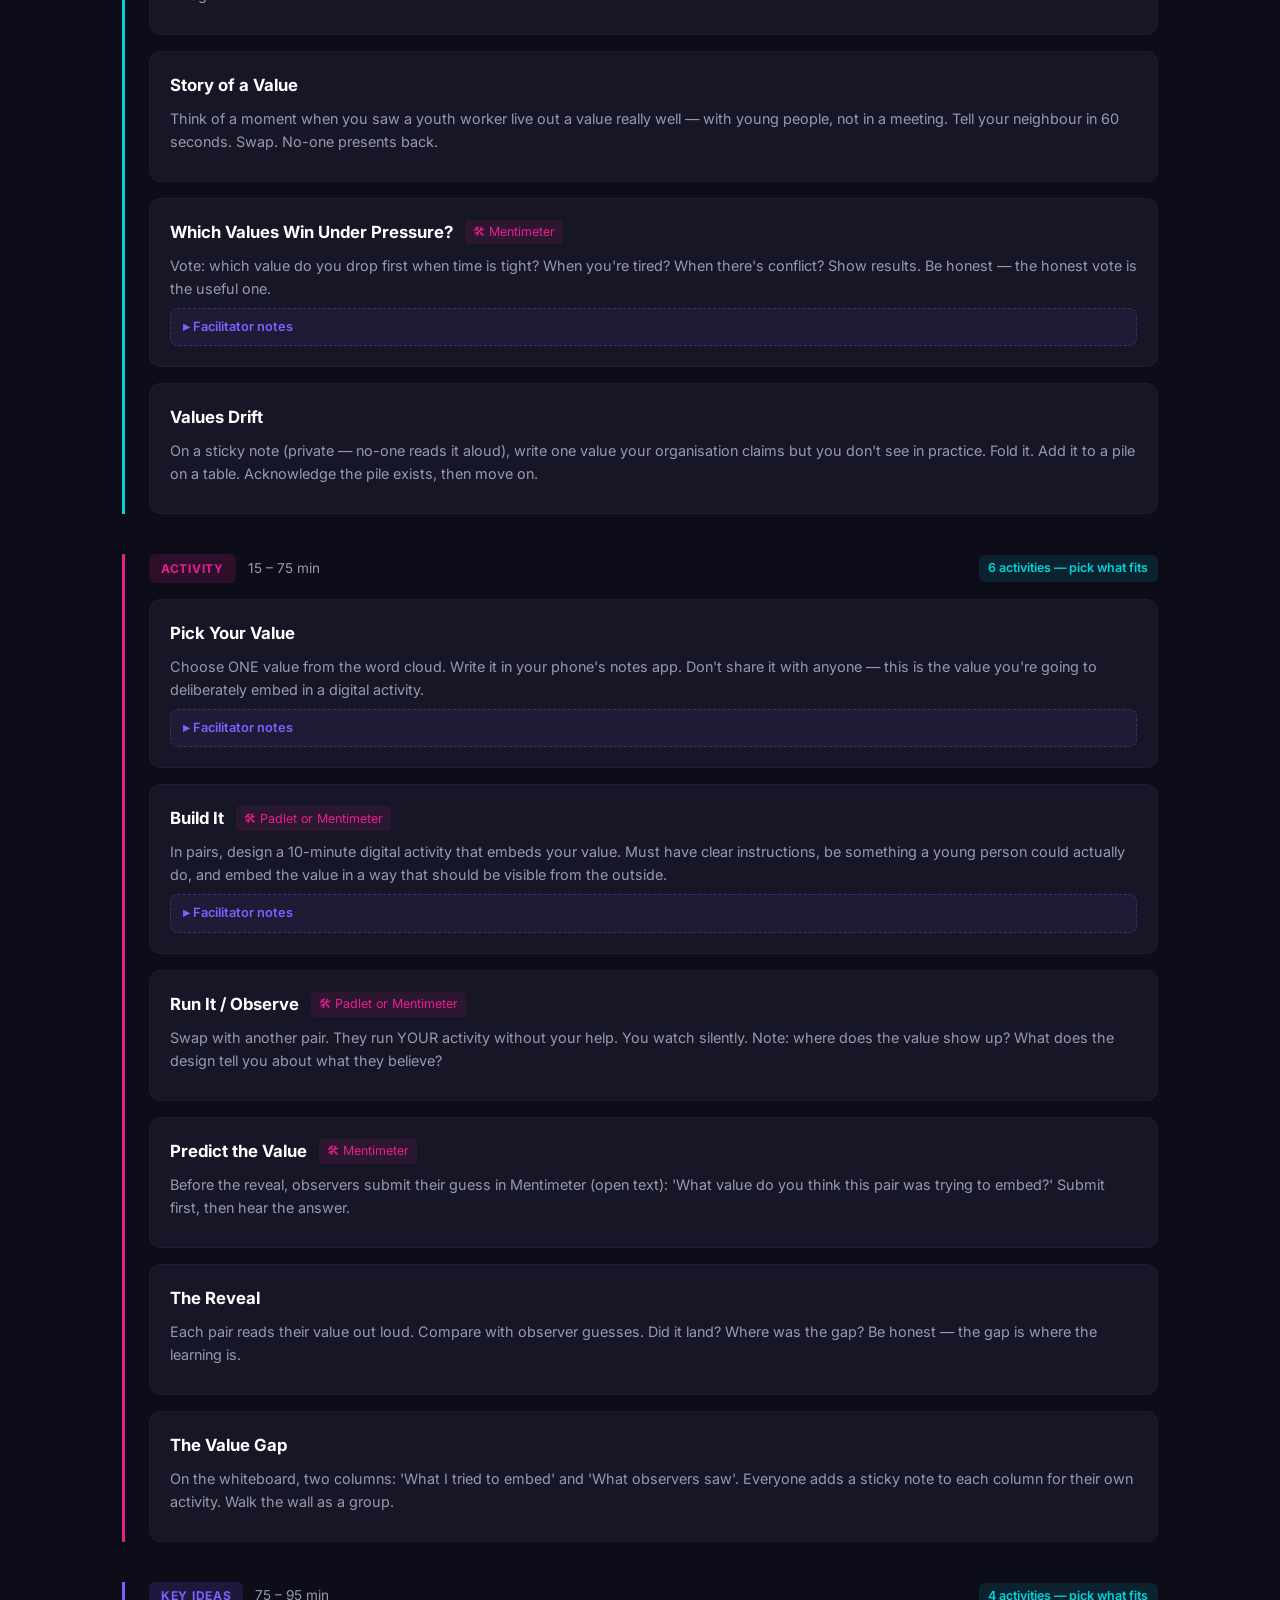
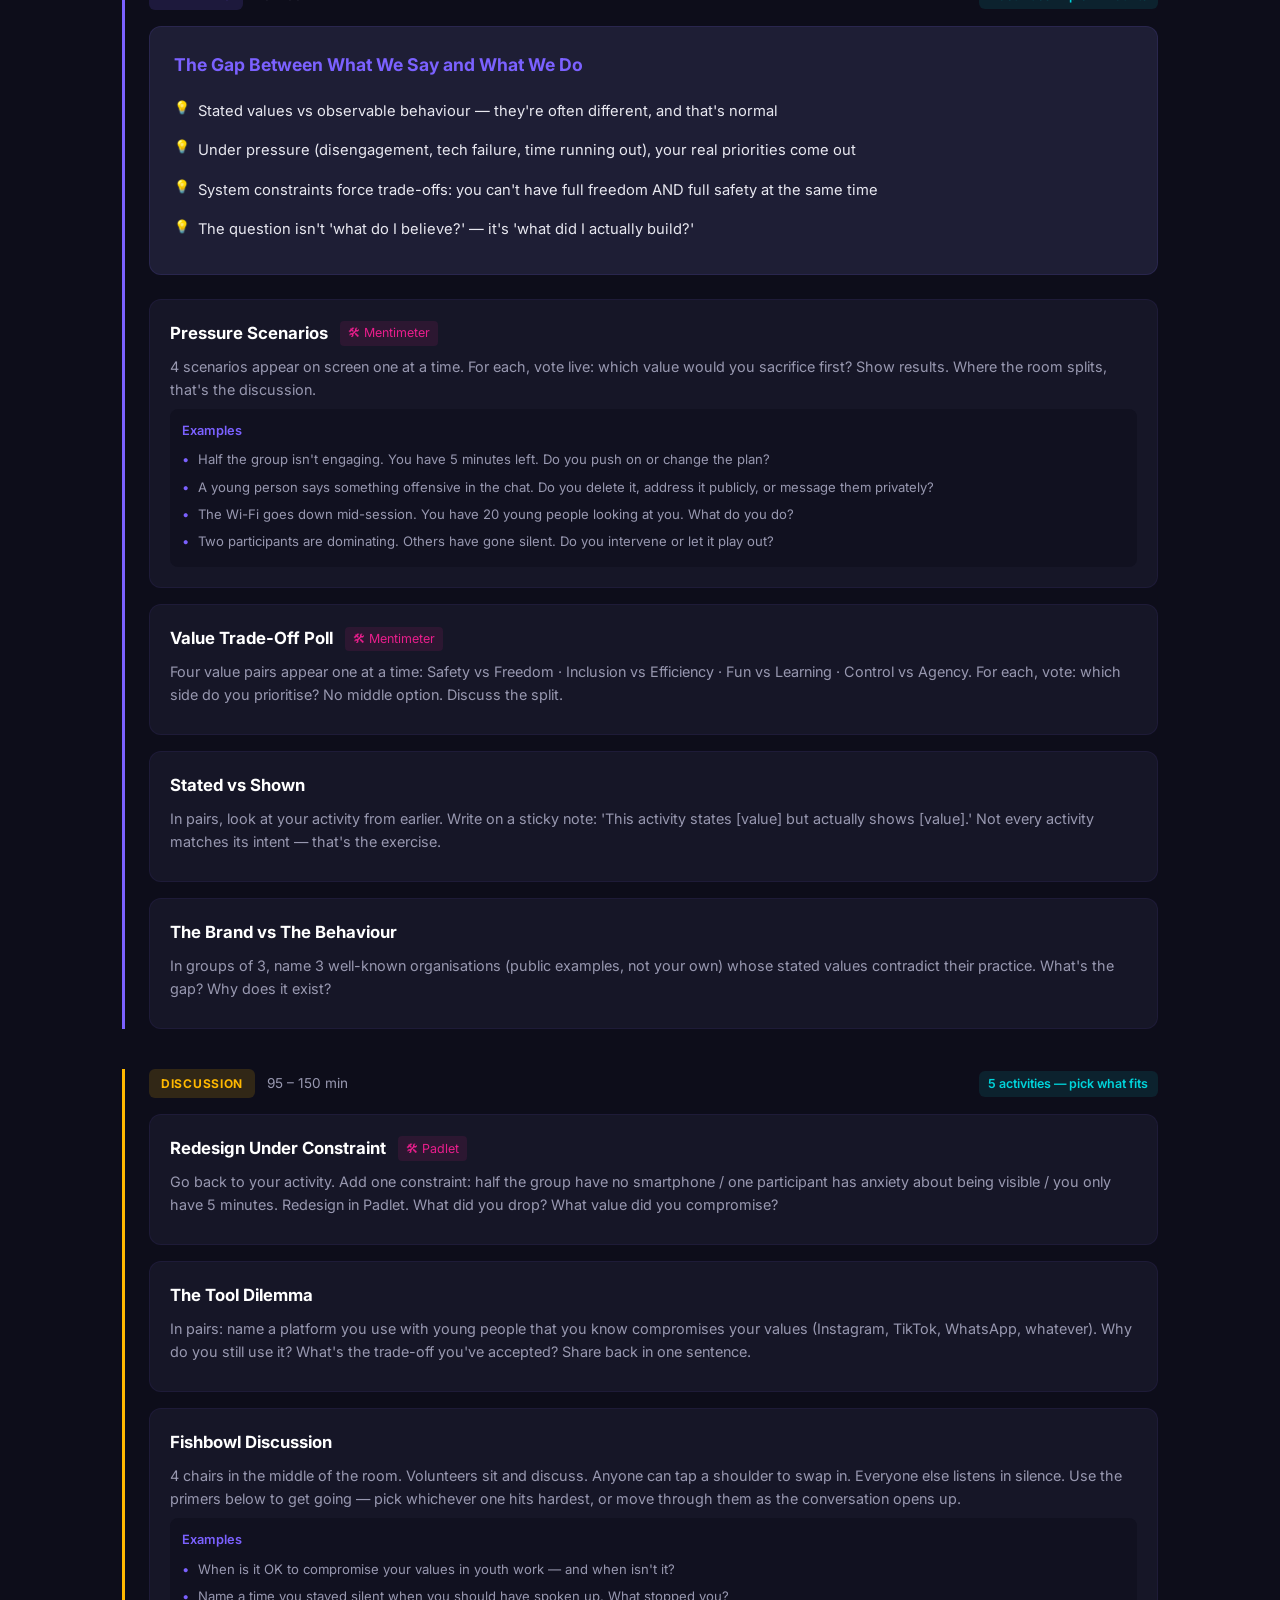
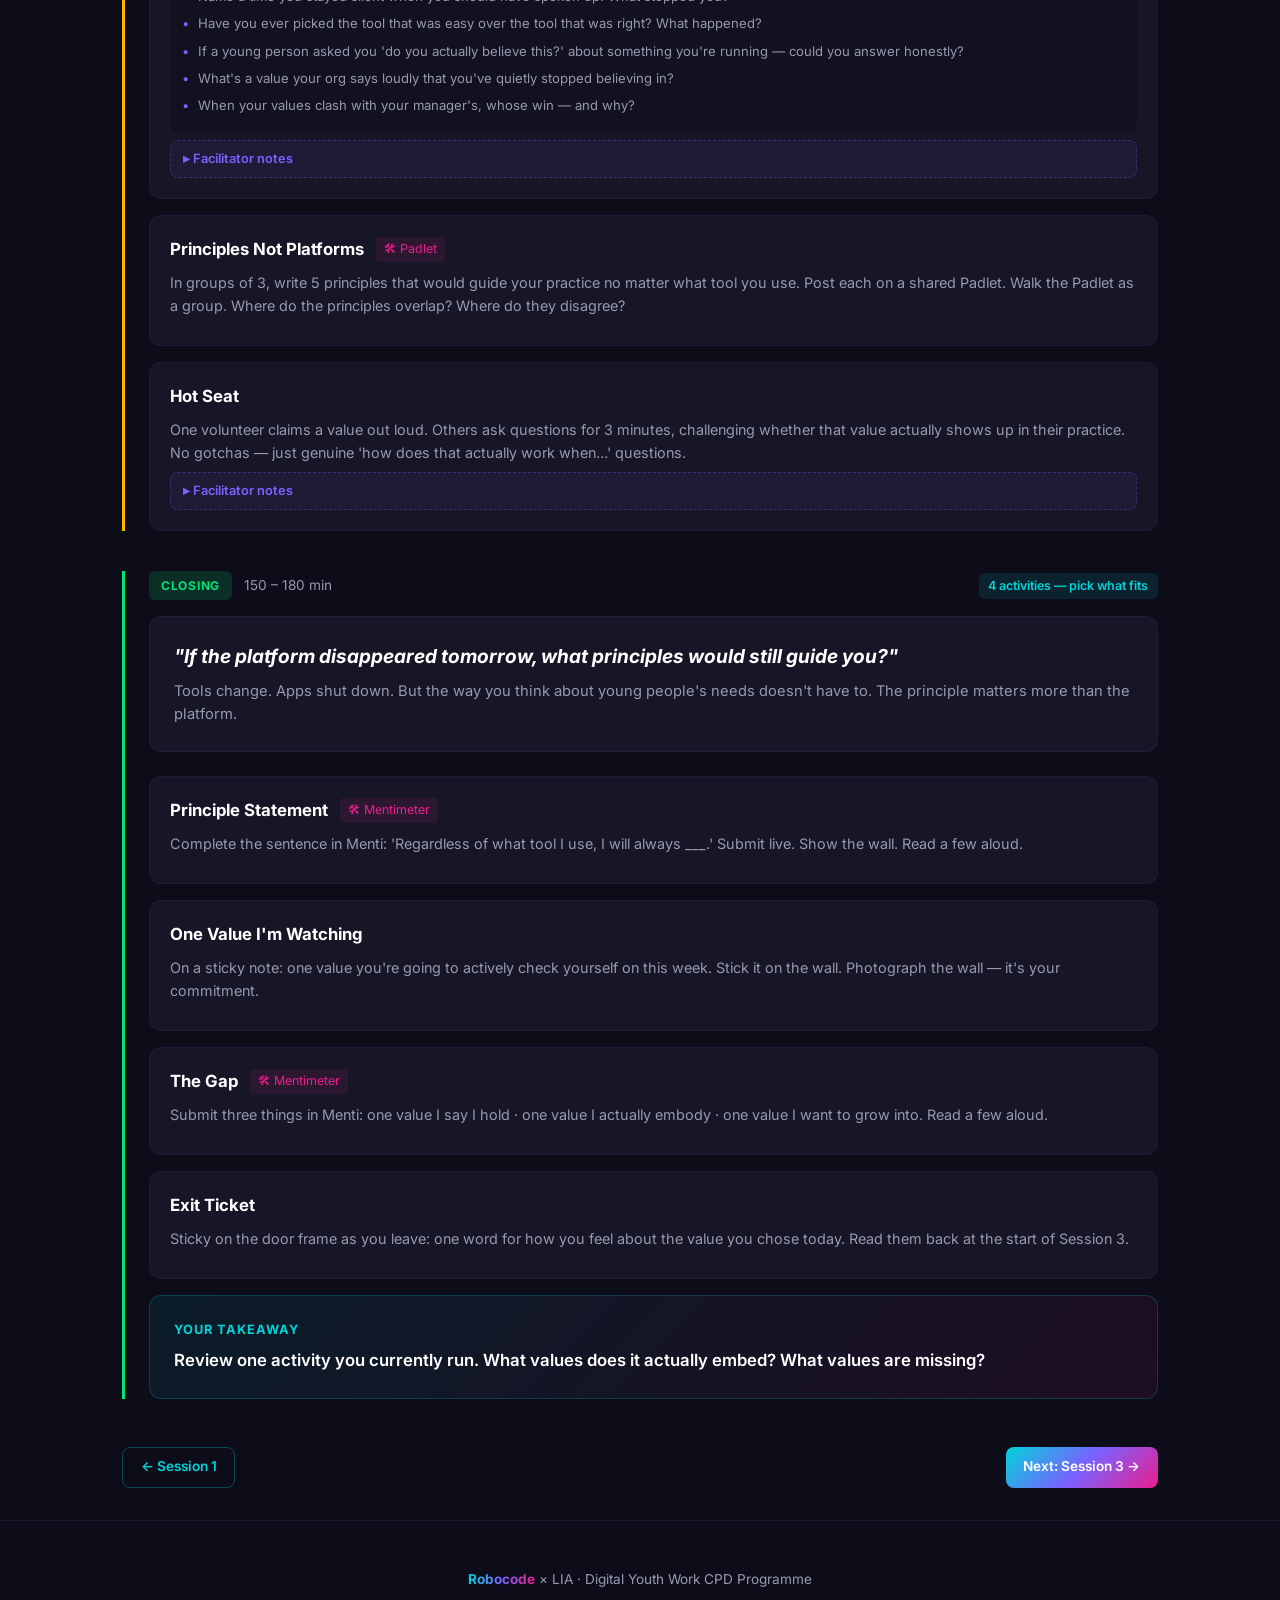
<file: session2.html>
<!DOCTYPE html>
<html lang="en">
<head>
<meta charset="UTF-8">
<meta name="viewport" content="width=device-width, initial-scale=1.0">
<title>Session 2: Your Values Under Pressure — Robocode CPD</title>
<link rel="preconnect" href="https://fonts.googleapis.com">
<link rel="preconnect" href="https://fonts.gstatic.com" crossorigin>
<link href="https://fonts.googleapis.com/css2?family=Inter:wght@400;600;700;800&display=swap" rel="stylesheet">
<link rel="stylesheet" href="style.css">
<link rel="icon" href="assets/img/mascot.png">
</head>
<body>
<nav>
  <a href="index.html"><img src="assets/img/logo.png" alt="Robocode" class="logo"></a>
  <div class="nav-links">
      <a href="index.html">Home</a>
      <a href="session1.html" class="hide-mobile">S1</a>
      <a href="session2.html" class="active">S2</a>
      <a href="session3.html" class="hide-mobile">S3</a>
      <a href="session4.html" class="hide-mobile">S4</a>
      <a href="session5.html" class="hide-mobile">S5</a>
      <a href="session6.html" class="hide-mobile">S6</a>
      <a href="how-to-use.html">How to Use</a>
  </div>
</nav>

<section class="session-hero">
  <div class="container">
    <a href="index.html" class="back-link">← Back to all sessions</a>
    <div class="session-num">Session 2 of 6</div>
    <h1>Your Values Under Pressure</h1>
    <p class="aim">Practitioners test whether their stated values survive contact with real digital design and live pressure.</p>
    <div class="download-bar">
      <a href="assets/downloads/Session-2-Your-Values-Under-Pressure.pptx" class="btn btn-primary" download>📊 Download Slides (.pptx)</a>
      <a href="assets/downloads/Session-2-Your-Values-Under-Pressure-Facilitator-Guide.docx" class="btn btn-outline" download>📄 Facilitator Guide (.docx)</a>
    </div>
  </div>
</section>

<div class="container">

  <div class="lia-box">
    <h2>Learning Objectives (LIA Template)</h2>
    <h3>Aim</h3><p>Practitioners test whether their stated values survive contact with real digital design and live pressure.</p>
    <h3>Objectives</h3><ul><li>Articulate a personal youth work value in writing</li><li>Design a digital activity that deliberately embeds that value</li><li>Observe whether the value is visible to others in the design</li><li>Reflect on the gap between intention and observable behaviour</li></ul>
    <h3>Outcomes</h3><ul><li>Know how to: Design a simple digital interaction using Padlet or Mentimeter</li><li>Understand: There is often a gap between stated values and actual design decisions</li><li>Equipped with: The habit of asking &#x27;What value am I embedding in this design?&#x27;</li><li>Action: Review one activity you currently run and identify the values it expresses</li></ul>
  </div>

  <h2 class="section-heading">Session Plan</h2>
  <p class="section-sub">Structured across five phases (D-A-K-D-C). Each phase has more activities than you can fit — pick what matches your group.</p>

  <div class="phase-block discover">
<div class="phase-header">
<span class="phase-badge discover">DISCOVER</span>
<span class="phase-time">0 – 15 min</span>
<span class="phase-count">5 activities — pick what fits</span>
</div>
<div class="question-block">
<p class="question">"What are the hidden and explicit values of the digital youth work curriculum?"</p>
<p class="explanation">Every activity you run teaches values — some of them you meant to put there, some of them you didn&#x27;t. This session surfaces both: the values your practice says out loud, and the values it quietly shows through design, default settings, and what you do under pressure.</p>
</div>
<div class="activity-card">
<div class="act-header"><span class="act-name">Values Brainstorm</span><span class="act-tool">🛠 Mentimeter</span></div>
<p class="act-desc">Submit your top 3 youth work values to a word cloud. What comes up most? What&#x27;s surprising? What&#x27;s missing that should be there?</p>
</div>
<div class="activity-card">
<div class="act-header"><span class="act-name">Rank Your Top 3</span><span class="act-tool">🛠 Mentimeter</span></div>
<p class="act-desc">From the word cloud, pick YOUR top 3 values and rank them in a Mentimeter ranking poll. See how the room orders them. Discuss the biggest disagreements.</p>
</div>
<div class="activity-card">
<div class="act-header"><span class="act-name">Story of a Value</span></div>
<p class="act-desc">Think of a moment when you saw a youth worker live out a value really well — with young people, not in a meeting. Tell your neighbour in 60 seconds. Swap. No-one presents back.</p>
</div>
<div class="activity-card">
<div class="act-header"><span class="act-name">Which Values Win Under Pressure?</span><span class="act-tool">🛠 Mentimeter</span></div>
<p class="act-desc">Vote: which value do you drop first when time is tight? When you&#x27;re tired? When there&#x27;s conflict? Show results. Be honest — the honest vote is the useful one.</p>
<details class="act-facil"><summary>Facilitator notes</summary><ul><li>Use three separate Menti polls (single-choice) with the same value list</li><li>Don&#x27;t comment on individual answers — let the pattern speak</li></ul></details>
</div>
<div class="activity-card">
<div class="act-header"><span class="act-name">Values Drift</span></div>
<p class="act-desc">On a sticky note (private — no-one reads it aloud), write one value your organisation claims but you don&#x27;t see in practice. Fold it. Add it to a pile on a table. Acknowledge the pile exists, then move on.</p>
</div>
</div>

<div class="phase-block activity">
<div class="phase-header">
<span class="phase-badge activity">ACTIVITY</span>
<span class="phase-time">15 – 75 min</span>
<span class="phase-count">6 activities — pick what fits</span>
</div>
<div class="activity-card">
<div class="act-header"><span class="act-name">Pick Your Value</span></div>
<p class="act-desc">Choose ONE value from the word cloud. Write it in your phone&#x27;s notes app. Don&#x27;t share it with anyone — this is the value you&#x27;re going to deliberately embed in a digital activity.</p>
<details class="act-facil"><summary>Facilitator notes</summary><ul><li>Encourage people to pick a value that feels slightly uncomfortable or contested — not the easy one</li></ul></details>
</div>
<div class="activity-card">
<div class="act-header"><span class="act-name">Build It</span><span class="act-tool">🛠 Padlet or Mentimeter</span></div>
<p class="act-desc">In pairs, design a 10-minute digital activity that embeds your value. Must have clear instructions, be something a young person could actually do, and embed the value in a way that should be visible from the outside.</p>
<details class="act-facil"><summary>Facilitator notes</summary><ul><li>Have 4–5 blank Padlets / Menti templates ready so pairs aren&#x27;t stuck in setup</li><li>Stop them at 20 mins regardless of readiness — rough is fine</li></ul></details>
</div>
<div class="activity-card">
<div class="act-header"><span class="act-name">Run It / Observe</span><span class="act-tool">🛠 Padlet or Mentimeter</span></div>
<p class="act-desc">Swap with another pair. They run YOUR activity without your help. You watch silently. Note: where does the value show up? What does the design tell you about what they believe?</p>
</div>
<div class="activity-card">
<div class="act-header"><span class="act-name">Predict the Value</span><span class="act-tool">🛠 Mentimeter</span></div>
<p class="act-desc">Before the reveal, observers submit their guess in Mentimeter (open text): &#x27;What value do you think this pair was trying to embed?&#x27; Submit first, then hear the answer.</p>
</div>
<div class="activity-card">
<div class="act-header"><span class="act-name">The Reveal</span></div>
<p class="act-desc">Each pair reads their value out loud. Compare with observer guesses. Did it land? Where was the gap? Be honest — the gap is where the learning is.</p>
</div>
<div class="activity-card">
<div class="act-header"><span class="act-name">The Value Gap</span></div>
<p class="act-desc">On the whiteboard, two columns: &#x27;What I tried to embed&#x27; and &#x27;What observers saw&#x27;. Everyone adds a sticky note to each column for their own activity. Walk the wall as a group.</p>
</div>
</div>

<div class="phase-block key-ideas">
<div class="phase-header">
<span class="phase-badge key-ideas">KEY IDEAS</span>
<span class="phase-time">75 – 95 min</span>
<span class="phase-count">4 activities — pick what fits</span>
</div>
<div class="key-ideas-box">
<h3>The Gap Between What We Say and What We Do</h3>
<ul><li>Stated values vs observable behaviour — they&#x27;re often different, and that&#x27;s normal</li><li>Under pressure (disengagement, tech failure, time running out), your real priorities come out</li><li>System constraints force trade-offs: you can&#x27;t have full freedom AND full safety at the same time</li><li>The question isn&#x27;t &#x27;what do I believe?&#x27; — it&#x27;s &#x27;what did I actually build?&#x27;</li></ul>
</div>
<div class="activity-card">
<div class="act-header"><span class="act-name">Pressure Scenarios</span><span class="act-tool">🛠 Mentimeter</span></div>
<p class="act-desc">4 scenarios appear on screen one at a time. For each, vote live: which value would you sacrifice first? Show results. Where the room splits, that&#x27;s the discussion.</p>
<div class="act-examples"><p>Examples</p><ul><li>Half the group isn&#x27;t engaging. You have 5 minutes left. Do you push on or change the plan?</li><li>A young person says something offensive in the chat. Do you delete it, address it publicly, or message them privately?</li><li>The Wi-Fi goes down mid-session. You have 20 young people looking at you. What do you do?</li><li>Two participants are dominating. Others have gone silent. Do you intervene or let it play out?</li></ul></div>
</div>
<div class="activity-card">
<div class="act-header"><span class="act-name">Value Trade-Off Poll</span><span class="act-tool">🛠 Mentimeter</span></div>
<p class="act-desc">Four value pairs appear one at a time: Safety vs Freedom · Inclusion vs Efficiency · Fun vs Learning · Control vs Agency. For each, vote: which side do you prioritise? No middle option. Discuss the split.</p>
</div>
<div class="activity-card">
<div class="act-header"><span class="act-name">Stated vs Shown</span></div>
<p class="act-desc">In pairs, look at your activity from earlier. Write on a sticky note: &#x27;This activity states [value] but actually shows [value].&#x27; Not every activity matches its intent — that&#x27;s the exercise.</p>
</div>
<div class="activity-card">
<div class="act-header"><span class="act-name">The Brand vs The Behaviour</span></div>
<p class="act-desc">In groups of 3, name 3 well-known organisations (public examples, not your own) whose stated values contradict their practice. What&#x27;s the gap? Why does it exist?</p>
</div>
</div>

<div class="phase-block discussion">
<div class="phase-header">
<span class="phase-badge discussion">DISCUSSION</span>
<span class="phase-time">95 – 150 min</span>
<span class="phase-count">5 activities — pick what fits</span>
</div>
<div class="activity-card">
<div class="act-header"><span class="act-name">Redesign Under Constraint</span><span class="act-tool">🛠 Padlet</span></div>
<p class="act-desc">Go back to your activity. Add one constraint: half the group have no smartphone / one participant has anxiety about being visible / you only have 5 minutes. Redesign in Padlet. What did you drop? What value did you compromise?</p>
</div>
<div class="activity-card">
<div class="act-header"><span class="act-name">The Tool Dilemma</span></div>
<p class="act-desc">In pairs: name a platform you use with young people that you know compromises your values (Instagram, TikTok, WhatsApp, whatever). Why do you still use it? What&#x27;s the trade-off you&#x27;ve accepted? Share back in one sentence.</p>
</div>
<div class="activity-card">
<div class="act-header"><span class="act-name">Fishbowl Discussion</span></div>
<p class="act-desc">4 chairs in the middle of the room. Volunteers sit and discuss. Anyone can tap a shoulder to swap in. Everyone else listens in silence. Use the primers below to get going — pick whichever one hits hardest, or move through them as the conversation opens up.</p>
<div class="act-examples"><p>Examples</p><ul><li>When is it OK to compromise your values in youth work — and when isn&#x27;t it?</li><li>Name a time you stayed silent when you should have spoken up. What stopped you?</li><li>Have you ever picked the tool that was easy over the tool that was right? What happened?</li><li>If a young person asked you &#x27;do you actually believe this?&#x27; about something you&#x27;re running — could you answer honestly?</li><li>What&#x27;s a value your org says loudly that you&#x27;ve quietly stopped believing in?</li><li>When your values clash with your manager&#x27;s, whose win — and why?</li></ul></div>
<details class="act-facil"><summary>Facilitator notes</summary><ul><li>Project the primers on screen so the fishbowl volunteers can glance up at them</li><li>Start with primer 1 or 2. Don&#x27;t read all of them — drop a new one in only when the conversation stalls</li><li>Keep to 12 minutes — stop when the conversation naturally slows</li><li>If no-one swaps, the original 4 stay. That&#x27;s fine.</li></ul></details>
</div>
<div class="activity-card">
<div class="act-header"><span class="act-name">Principles Not Platforms</span><span class="act-tool">🛠 Padlet</span></div>
<p class="act-desc">In groups of 3, write 5 principles that would guide your practice no matter what tool you use. Post each on a shared Padlet. Walk the Padlet as a group. Where do the principles overlap? Where do they disagree?</p>
</div>
<div class="activity-card">
<div class="act-header"><span class="act-name">Hot Seat</span></div>
<p class="act-desc">One volunteer claims a value out loud. Others ask questions for 3 minutes, challenging whether that value actually shows up in their practice. No gotchas — just genuine &#x27;how does that actually work when…&#x27; questions.</p>
<details class="act-facil"><summary>Facilitator notes</summary><ul><li>Only run this if the room is warm enough — otherwise skip</li><li>Time-box it strictly — 3 mins per volunteer</li></ul></details>
</div>
</div>

<div class="phase-block closing">
<div class="phase-header">
<span class="phase-badge closing">CLOSING</span>
<span class="phase-time">150 – 180 min</span>
<span class="phase-count">4 activities — pick what fits</span>
</div>
<div class="question-block">
<p class="question">"If the platform disappeared tomorrow, what principles would still guide you?"</p>
<p class="explanation">Tools change. Apps shut down. But the way you think about young people&#x27;s needs doesn&#x27;t have to. The principle matters more than the platform.</p>
</div>
<div class="activity-card">
<div class="act-header"><span class="act-name">Principle Statement</span><span class="act-tool">🛠 Mentimeter</span></div>
<p class="act-desc">Complete the sentence in Menti: &#x27;Regardless of what tool I use, I will always ___.&#x27; Submit live. Show the wall. Read a few aloud.</p>
</div>
<div class="activity-card">
<div class="act-header"><span class="act-name">One Value I&#x27;m Watching</span></div>
<p class="act-desc">On a sticky note: one value you&#x27;re going to actively check yourself on this week. Stick it on the wall. Photograph the wall — it&#x27;s your commitment.</p>
</div>
<div class="activity-card">
<div class="act-header"><span class="act-name">The Gap</span><span class="act-tool">🛠 Mentimeter</span></div>
<p class="act-desc">Submit three things in Menti: one value I say I hold · one value I actually embody · one value I want to grow into. Read a few aloud.</p>
</div>
<div class="activity-card">
<div class="act-header"><span class="act-name">Exit Ticket</span></div>
<p class="act-desc">Sticky on the door frame as you leave: one word for how you feel about the value you chose today. Read them back at the start of Session 3.</p>
</div>
<div class="takeaway-box"><div class="label">Your Takeaway</div><div class="text">Review one activity you currently run. What values does it actually embed? What values are missing?</div></div>
</div>

  <div style="display: flex; justify-content: space-between; gap: 1rem; margin: 3rem 0 2rem; flex-wrap: wrap;">
    <a href="session1.html" class="btn btn-outline">← Session 1</a>
    <a href="session3.html" class="btn btn-primary">Next: Session 3 →</a>
  </div>
</div>

<footer>
  <p><span class="grad">Robocode</span> × LIA · Digital Youth Work CPD Programme</p>
</footer>
</body>
</html>
</file>
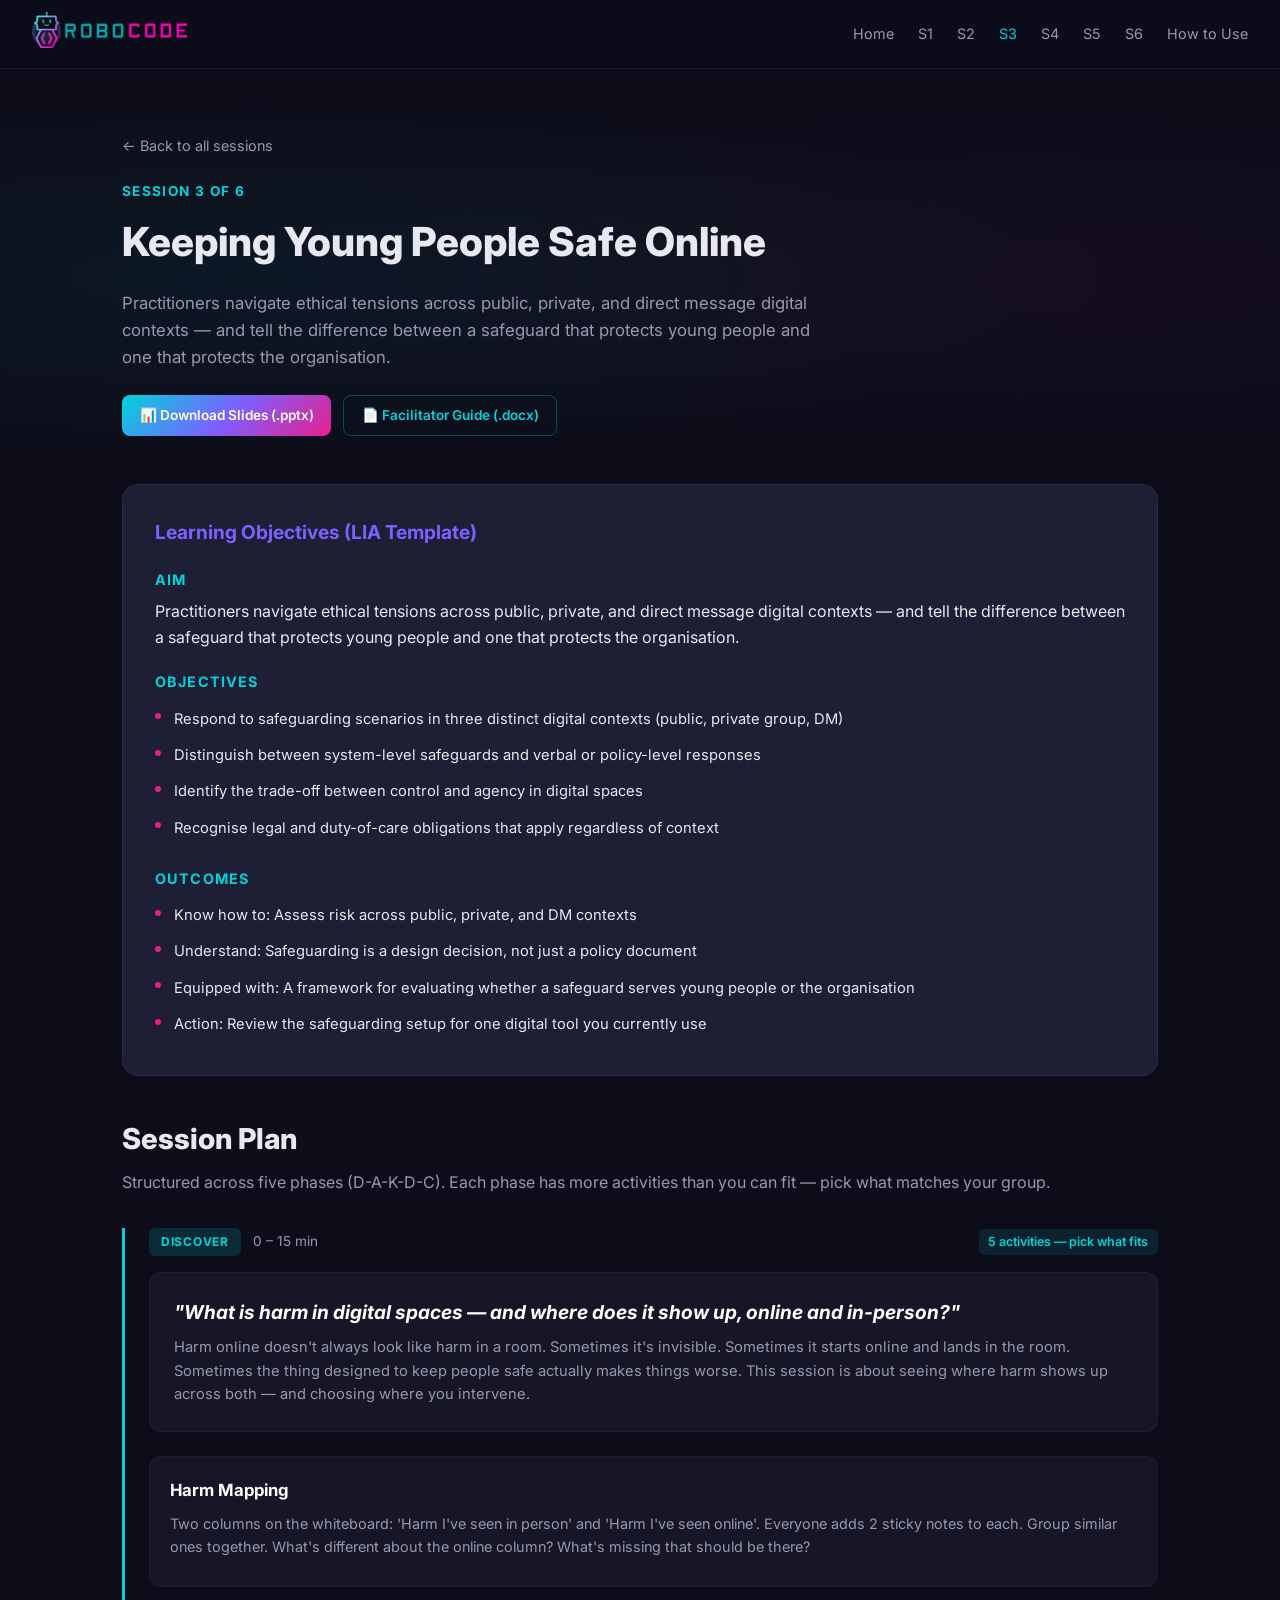
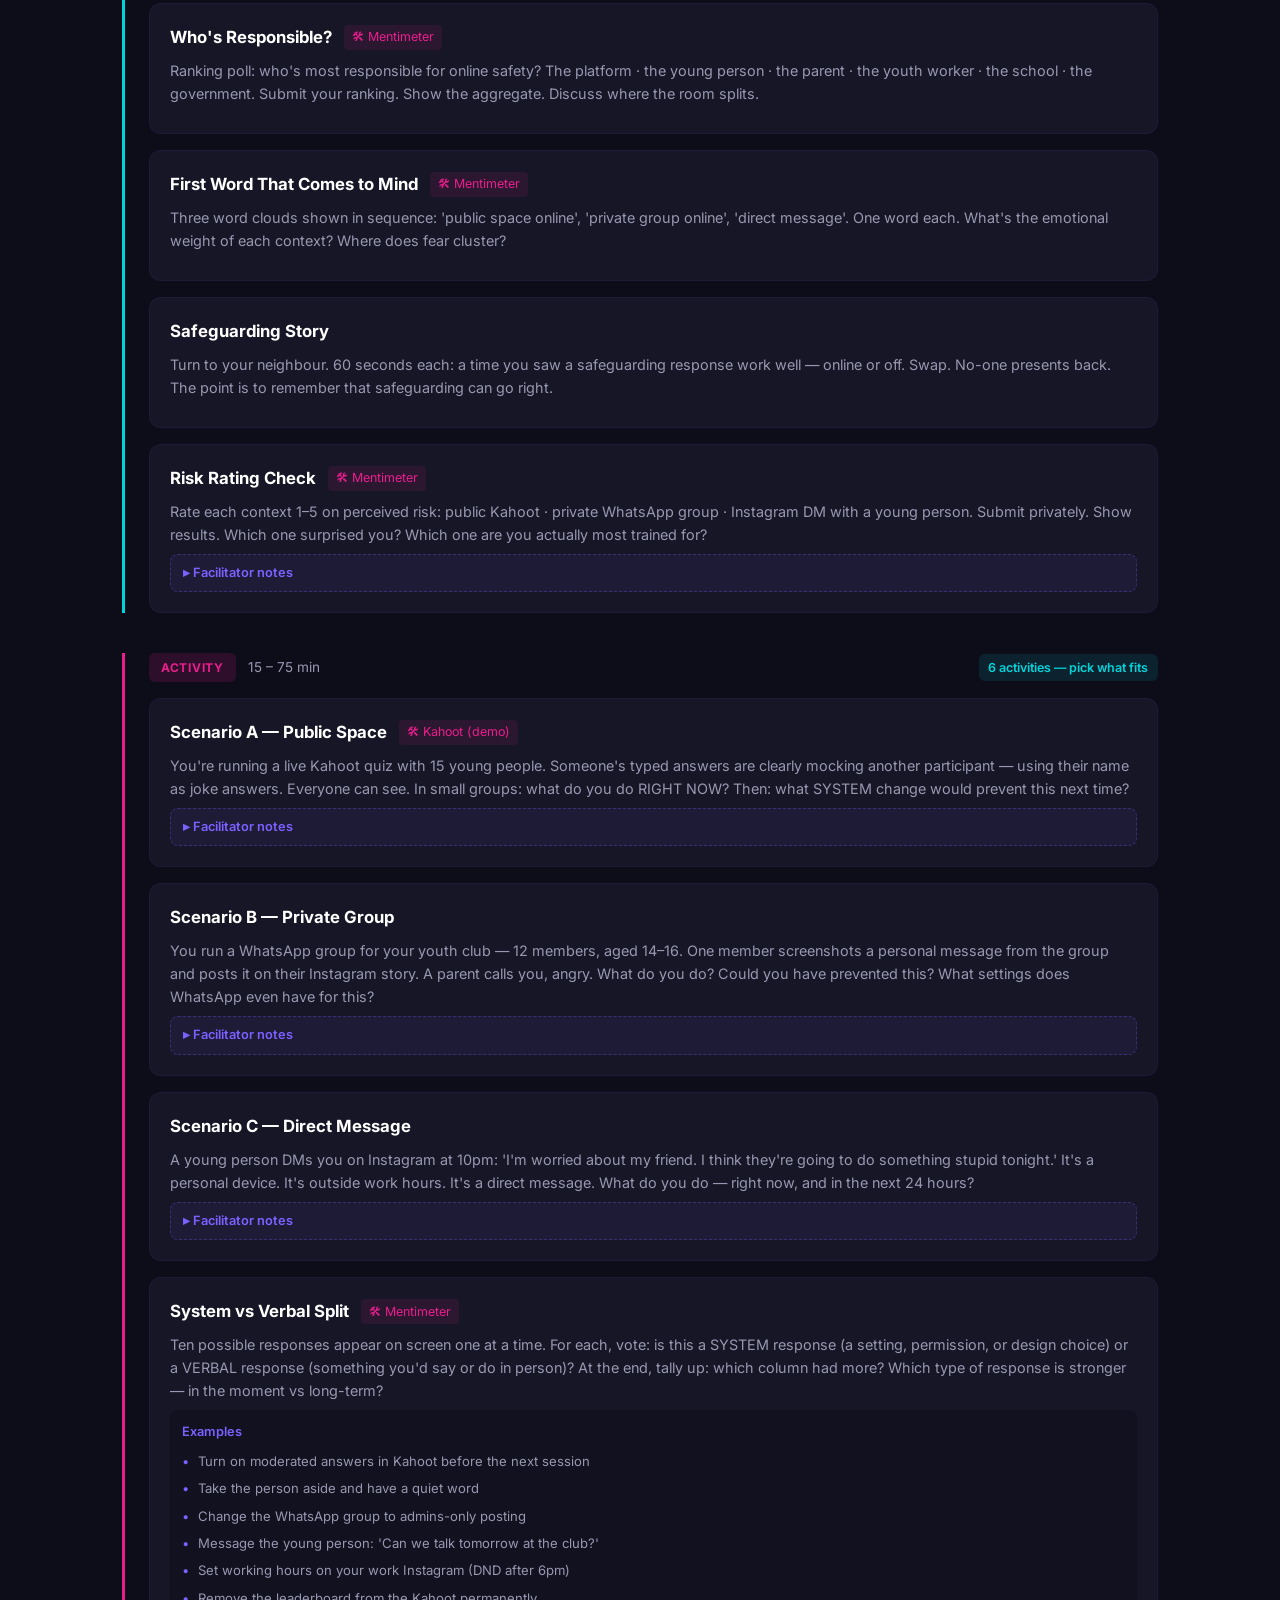
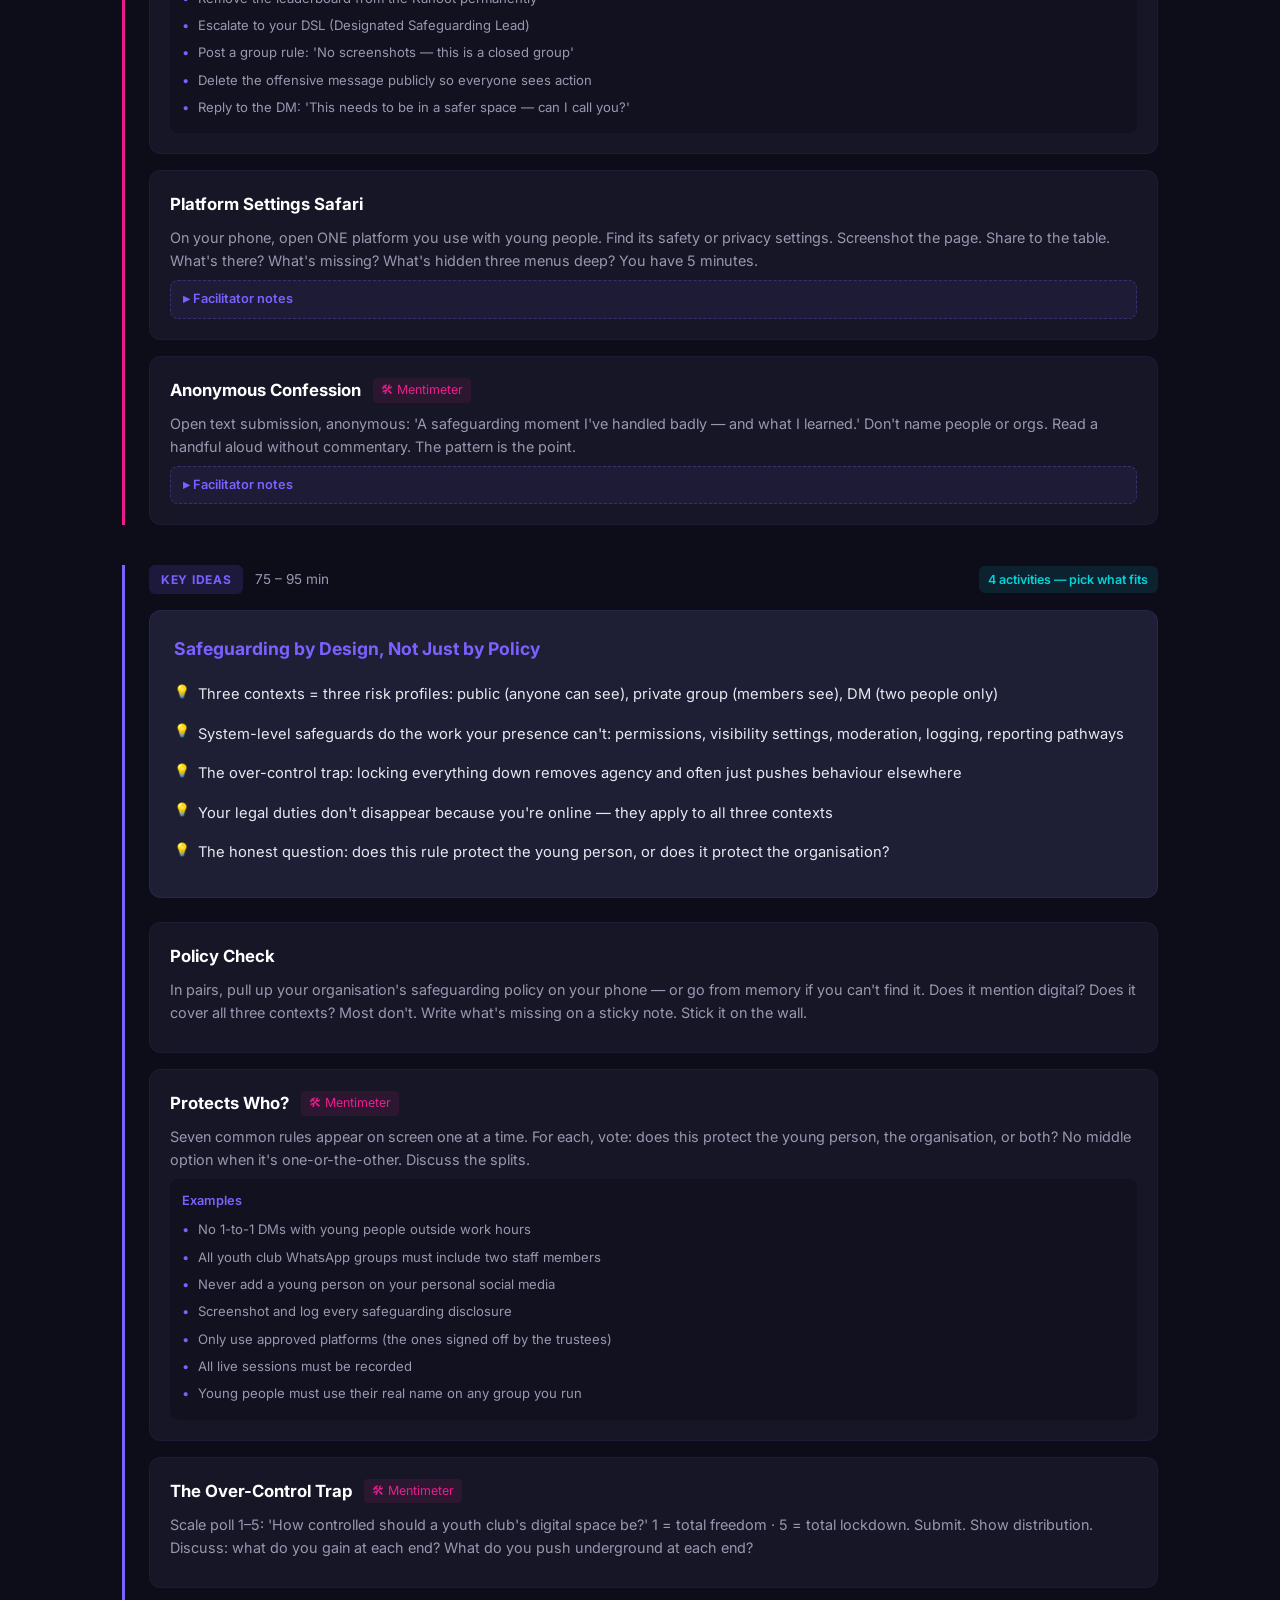
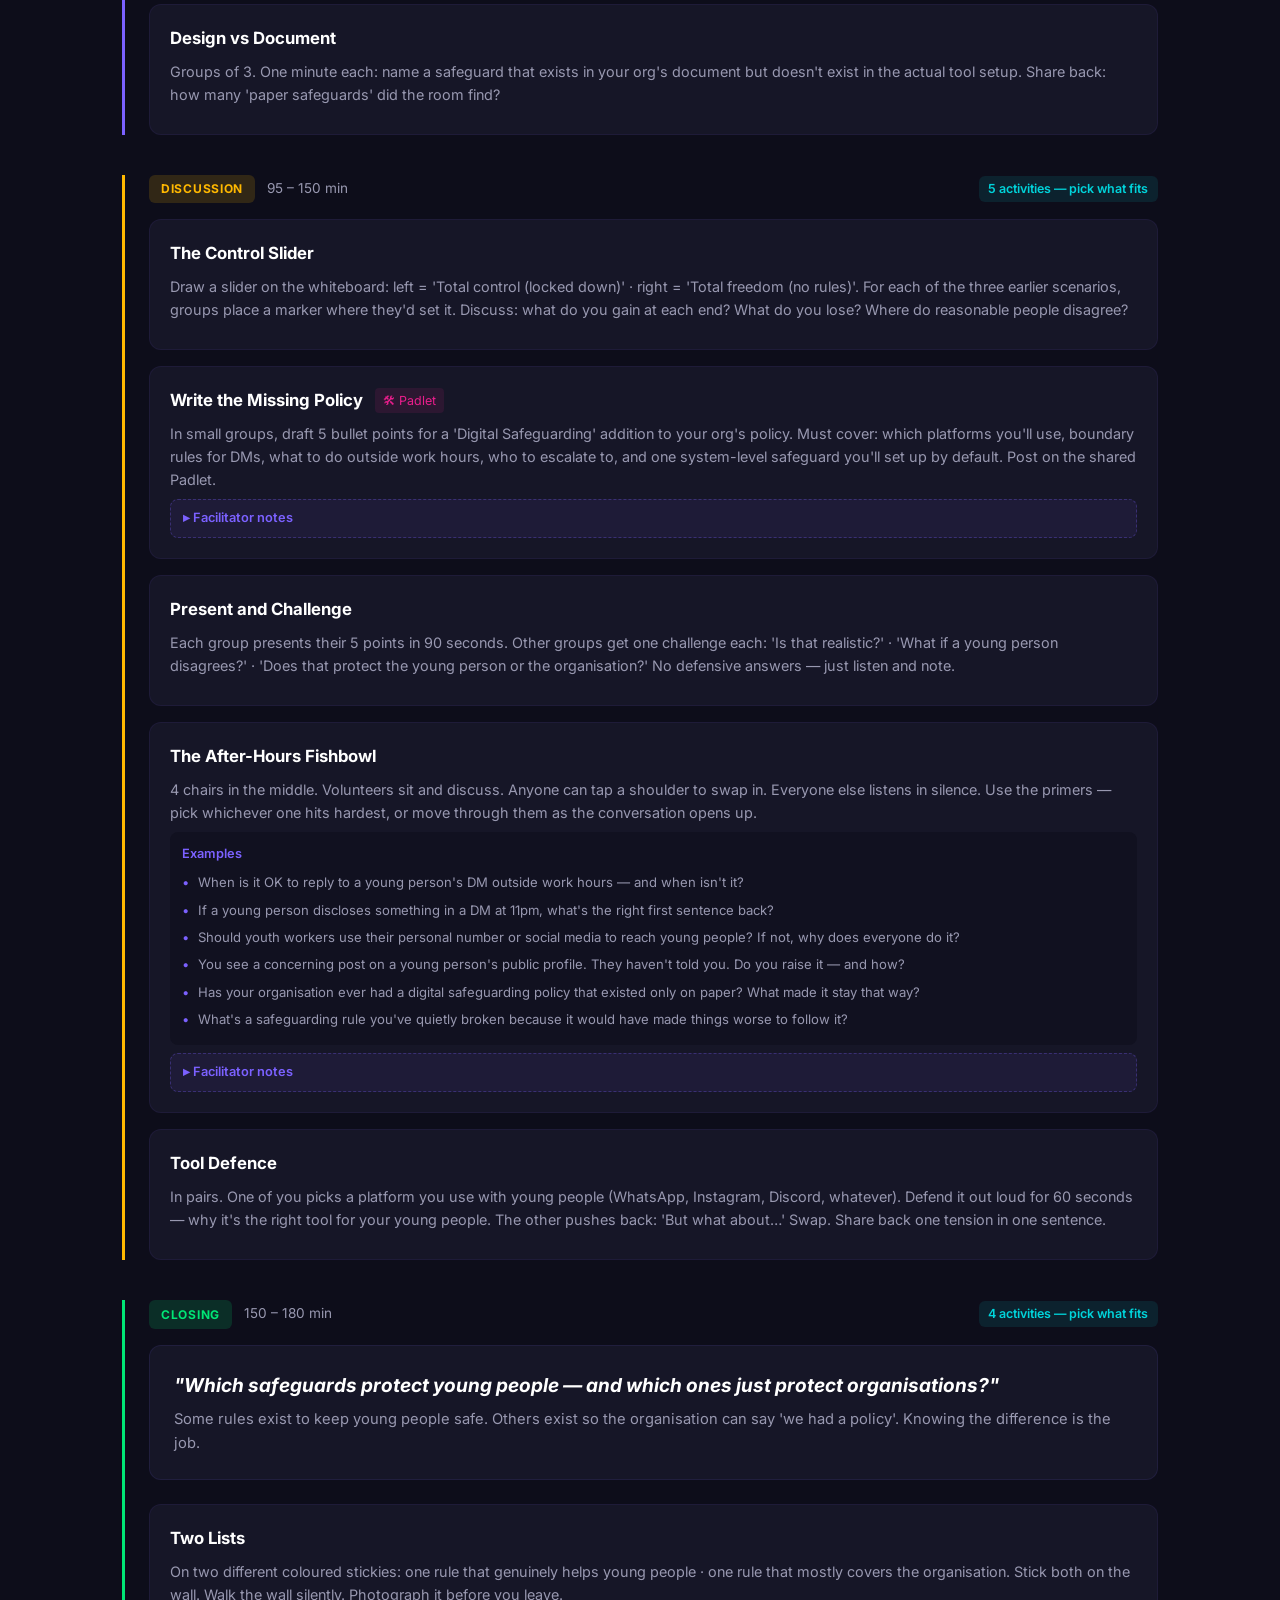
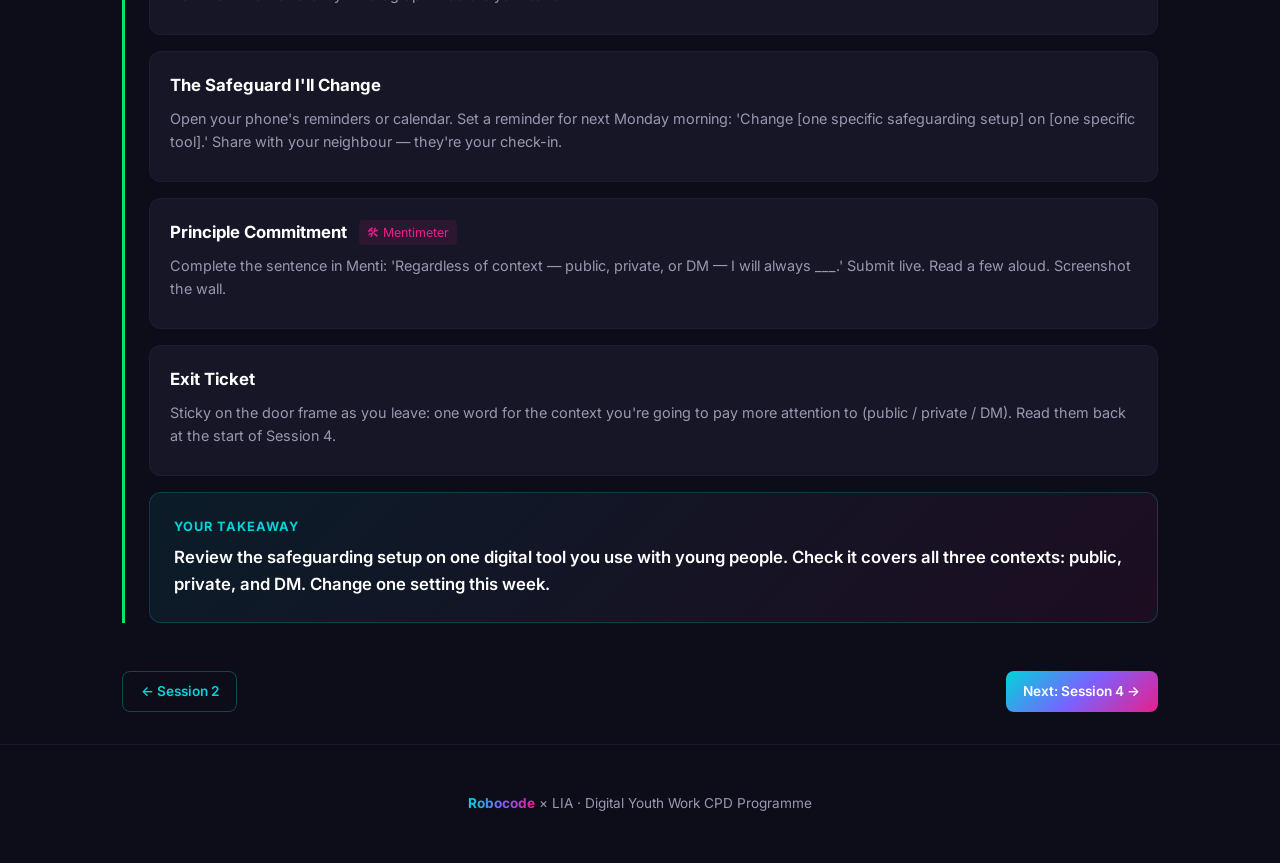
<file: session3.html>
<!DOCTYPE html>
<html lang="en">
<head>
<meta charset="UTF-8">
<meta name="viewport" content="width=device-width, initial-scale=1.0">
<title>Session 3: Keeping Young People Safe Online — Robocode CPD</title>
<link rel="preconnect" href="https://fonts.googleapis.com">
<link rel="preconnect" href="https://fonts.gstatic.com" crossorigin>
<link href="https://fonts.googleapis.com/css2?family=Inter:wght@400;600;700;800&display=swap" rel="stylesheet">
<link rel="stylesheet" href="style.css">
<link rel="icon" href="assets/img/mascot.png">
</head>
<body>
<nav>
  <a href="index.html"><img src="assets/img/logo.png" alt="Robocode" class="logo"></a>
  <div class="nav-links">
      <a href="index.html">Home</a>
      <a href="session1.html" class="hide-mobile">S1</a>
      <a href="session2.html" class="hide-mobile">S2</a>
      <a href="session3.html" class="active">S3</a>
      <a href="session4.html" class="hide-mobile">S4</a>
      <a href="session5.html" class="hide-mobile">S5</a>
      <a href="session6.html" class="hide-mobile">S6</a>
      <a href="how-to-use.html">How to Use</a>
  </div>
</nav>

<section class="session-hero">
  <div class="container">
    <a href="index.html" class="back-link">← Back to all sessions</a>
    <div class="session-num">Session 3 of 6</div>
    <h1>Keeping Young People Safe Online</h1>
    <p class="aim">Practitioners navigate ethical tensions across public, private, and direct message digital contexts — and tell the difference between a safeguard that protects young people and one that protects the organisation.</p>
    <div class="download-bar">
      <a href="assets/downloads/Session-3-Keeping-Young-People-Safe-Online.pptx" class="btn btn-primary" download>📊 Download Slides (.pptx)</a>
      <a href="assets/downloads/Session-3-Keeping-Young-People-Safe-Online-Facilitator-Guide.docx" class="btn btn-outline" download>📄 Facilitator Guide (.docx)</a>
    </div>
  </div>
</section>

<div class="container">

  <div class="lia-box">
    <h2>Learning Objectives (LIA Template)</h2>
    <h3>Aim</h3><p>Practitioners navigate ethical tensions across public, private, and direct message digital contexts — and tell the difference between a safeguard that protects young people and one that protects the organisation.</p>
    <h3>Objectives</h3><ul><li>Respond to safeguarding scenarios in three distinct digital contexts (public, private group, DM)</li><li>Distinguish between system-level safeguards and verbal or policy-level responses</li><li>Identify the trade-off between control and agency in digital spaces</li><li>Recognise legal and duty-of-care obligations that apply regardless of context</li></ul>
    <h3>Outcomes</h3><ul><li>Know how to: Assess risk across public, private, and DM contexts</li><li>Understand: Safeguarding is a design decision, not just a policy document</li><li>Equipped with: A framework for evaluating whether a safeguard serves young people or the organisation</li><li>Action: Review the safeguarding setup for one digital tool you currently use</li></ul>
  </div>

  <h2 class="section-heading">Session Plan</h2>
  <p class="section-sub">Structured across five phases (D-A-K-D-C). Each phase has more activities than you can fit — pick what matches your group.</p>

  <div class="phase-block discover">
<div class="phase-header">
<span class="phase-badge discover">DISCOVER</span>
<span class="phase-time">0 – 15 min</span>
<span class="phase-count">5 activities — pick what fits</span>
</div>
<div class="question-block">
<p class="question">"What is harm in digital spaces — and where does it show up, online and in-person?"</p>
<p class="explanation">Harm online doesn&#x27;t always look like harm in a room. Sometimes it&#x27;s invisible. Sometimes it starts online and lands in the room. Sometimes the thing designed to keep people safe actually makes things worse. This session is about seeing where harm shows up across both — and choosing where you intervene.</p>
</div>
<div class="activity-card">
<div class="act-header"><span class="act-name">Harm Mapping</span></div>
<p class="act-desc">Two columns on the whiteboard: &#x27;Harm I&#x27;ve seen in person&#x27; and &#x27;Harm I&#x27;ve seen online&#x27;. Everyone adds 2 sticky notes to each. Group similar ones together. What&#x27;s different about the online column? What&#x27;s missing that should be there?</p>
</div>
<div class="activity-card">
<div class="act-header"><span class="act-name">Who&#x27;s Responsible?</span><span class="act-tool">🛠 Mentimeter</span></div>
<p class="act-desc">Ranking poll: who&#x27;s most responsible for online safety? The platform · the young person · the parent · the youth worker · the school · the government. Submit your ranking. Show the aggregate. Discuss where the room splits.</p>
</div>
<div class="activity-card">
<div class="act-header"><span class="act-name">First Word That Comes to Mind</span><span class="act-tool">🛠 Mentimeter</span></div>
<p class="act-desc">Three word clouds shown in sequence: &#x27;public space online&#x27;, &#x27;private group online&#x27;, &#x27;direct message&#x27;. One word each. What&#x27;s the emotional weight of each context? Where does fear cluster?</p>
</div>
<div class="activity-card">
<div class="act-header"><span class="act-name">Safeguarding Story</span></div>
<p class="act-desc">Turn to your neighbour. 60 seconds each: a time you saw a safeguarding response work well — online or off. Swap. No-one presents back. The point is to remember that safeguarding can go right.</p>
</div>
<div class="activity-card">
<div class="act-header"><span class="act-name">Risk Rating Check</span><span class="act-tool">🛠 Mentimeter</span></div>
<p class="act-desc">Rate each context 1–5 on perceived risk: public Kahoot · private WhatsApp group · Instagram DM with a young person. Submit privately. Show results. Which one surprised you? Which one are you actually most trained for?</p>
<details class="act-facil"><summary>Facilitator notes</summary><ul><li>Use a Menti scale poll (1–5) — run it three times for three contexts</li><li>Often DM feels riskiest but has the least training — that&#x27;s the lead-in to the session</li></ul></details>
</div>
</div>

<div class="phase-block activity">
<div class="phase-header">
<span class="phase-badge activity">ACTIVITY</span>
<span class="phase-time">15 – 75 min</span>
<span class="phase-count">6 activities — pick what fits</span>
</div>
<div class="activity-card">
<div class="act-header"><span class="act-name">Scenario A — Public Space</span><span class="act-tool">🛠 Kahoot (demo)</span></div>
<p class="act-desc">You&#x27;re running a live Kahoot quiz with 15 young people. Someone&#x27;s typed answers are clearly mocking another participant — using their name as joke answers. Everyone can see. In small groups: what do you do RIGHT NOW? Then: what SYSTEM change would prevent this next time?</p>
<details class="act-facil"><summary>Facilitator notes</summary><ul><li>Give 2 minutes silent think-time before groups talk — stops the loudest voice dominating</li><li>Capture responses on the whiteboard in two columns: Verbal / In-the-moment vs System / Design</li></ul></details>
</div>
<div class="activity-card">
<div class="act-header"><span class="act-name">Scenario B — Private Group</span></div>
<p class="act-desc">You run a WhatsApp group for your youth club — 12 members, aged 14–16. One member screenshots a personal message from the group and posts it on their Instagram story. A parent calls you, angry. What do you do? Could you have prevented this? What settings does WhatsApp even have for this?</p>
<details class="act-facil"><summary>Facilitator notes</summary><ul><li>Actually project WhatsApp settings on screen during discussion — the real settings are fewer than people think</li><li>Don&#x27;t let the conversation get stuck on &#x27;who to blame&#x27; — push it to &#x27;what would prevent this&#x27;</li></ul></details>
</div>
<div class="activity-card">
<div class="act-header"><span class="act-name">Scenario C — Direct Message</span></div>
<p class="act-desc">A young person DMs you on Instagram at 10pm: &#x27;I&#x27;m worried about my friend. I think they&#x27;re going to do something stupid tonight.&#x27; It&#x27;s a personal device. It&#x27;s outside work hours. It&#x27;s a direct message. What do you do — right now, and in the next 24 hours?</p>
<details class="act-facil"><summary>Facilitator notes</summary><ul><li>This is the hardest scenario — hold space for disagreement</li><li>Land the question: what does your organisation&#x27;s policy actually say? Does anyone know?</li></ul></details>
</div>
<div class="activity-card">
<div class="act-header"><span class="act-name">System vs Verbal Split</span><span class="act-tool">🛠 Mentimeter</span></div>
<p class="act-desc">Ten possible responses appear on screen one at a time. For each, vote: is this a SYSTEM response (a setting, permission, or design choice) or a VERBAL response (something you&#x27;d say or do in person)? At the end, tally up: which column had more? Which type of response is stronger — in the moment vs long-term?</p>
<div class="act-examples"><p>Examples</p><ul><li>Turn on moderated answers in Kahoot before the next session</li><li>Take the person aside and have a quiet word</li><li>Change the WhatsApp group to admins-only posting</li><li>Message the young person: &#x27;Can we talk tomorrow at the club?&#x27;</li><li>Set working hours on your work Instagram (DND after 6pm)</li><li>Remove the leaderboard from the Kahoot permanently</li><li>Escalate to your DSL (Designated Safeguarding Lead)</li><li>Post a group rule: &#x27;No screenshots — this is a closed group&#x27;</li><li>Delete the offensive message publicly so everyone sees action</li><li>Reply to the DM: &#x27;This needs to be in a safer space — can I call you?&#x27;</li></ul></div>
</div>
<div class="activity-card">
<div class="act-header"><span class="act-name">Platform Settings Safari</span></div>
<p class="act-desc">On your phone, open ONE platform you use with young people. Find its safety or privacy settings. Screenshot the page. Share to the table. What&#x27;s there? What&#x27;s missing? What&#x27;s hidden three menus deep? You have 5 minutes.</p>
<details class="act-facil"><summary>Facilitator notes</summary><ul><li>If everyone picks Instagram, that&#x27;s fine — the contrast between platforms is useful but not required</li><li>Don&#x27;t let people get stuck — if they can&#x27;t find settings in 2 mins, that IS the finding</li></ul></details>
</div>
<div class="activity-card">
<div class="act-header"><span class="act-name">Anonymous Confession</span><span class="act-tool">🛠 Mentimeter</span></div>
<p class="act-desc">Open text submission, anonymous: &#x27;A safeguarding moment I&#x27;ve handled badly — and what I learned.&#x27; Don&#x27;t name people or orgs. Read a handful aloud without commentary. The pattern is the point.</p>
<details class="act-facil"><summary>Facilitator notes</summary><ul><li>Set the tone — you go first with your own example if the room is cold</li><li>Skip any submission that names individuals — delete before showing</li></ul></details>
</div>
</div>

<div class="phase-block key-ideas">
<div class="phase-header">
<span class="phase-badge key-ideas">KEY IDEAS</span>
<span class="phase-time">75 – 95 min</span>
<span class="phase-count">4 activities — pick what fits</span>
</div>
<div class="key-ideas-box">
<h3>Safeguarding by Design, Not Just by Policy</h3>
<ul><li>Three contexts = three risk profiles: public (anyone can see), private group (members see), DM (two people only)</li><li>System-level safeguards do the work your presence can&#x27;t: permissions, visibility settings, moderation, logging, reporting pathways</li><li>The over-control trap: locking everything down removes agency and often just pushes behaviour elsewhere</li><li>Your legal duties don&#x27;t disappear because you&#x27;re online — they apply to all three contexts</li><li>The honest question: does this rule protect the young person, or does it protect the organisation?</li></ul>
</div>
<div class="activity-card">
<div class="act-header"><span class="act-name">Policy Check</span></div>
<p class="act-desc">In pairs, pull up your organisation&#x27;s safeguarding policy on your phone — or go from memory if you can&#x27;t find it. Does it mention digital? Does it cover all three contexts? Most don&#x27;t. Write what&#x27;s missing on a sticky note. Stick it on the wall.</p>
</div>
<div class="activity-card">
<div class="act-header"><span class="act-name">Protects Who?</span><span class="act-tool">🛠 Mentimeter</span></div>
<p class="act-desc">Seven common rules appear on screen one at a time. For each, vote: does this protect the young person, the organisation, or both? No middle option when it&#x27;s one-or-the-other. Discuss the splits.</p>
<div class="act-examples"><p>Examples</p><ul><li>No 1-to-1 DMs with young people outside work hours</li><li>All youth club WhatsApp groups must include two staff members</li><li>Never add a young person on your personal social media</li><li>Screenshot and log every safeguarding disclosure</li><li>Only use approved platforms (the ones signed off by the trustees)</li><li>All live sessions must be recorded</li><li>Young people must use their real name on any group you run</li></ul></div>
</div>
<div class="activity-card">
<div class="act-header"><span class="act-name">The Over-Control Trap</span><span class="act-tool">🛠 Mentimeter</span></div>
<p class="act-desc">Scale poll 1–5: &#x27;How controlled should a youth club&#x27;s digital space be?&#x27; 1 = total freedom · 5 = total lockdown. Submit. Show distribution. Discuss: what do you gain at each end? What do you push underground at each end?</p>
</div>
<div class="activity-card">
<div class="act-header"><span class="act-name">Design vs Document</span></div>
<p class="act-desc">Groups of 3. One minute each: name a safeguard that exists in your org&#x27;s document but doesn&#x27;t exist in the actual tool setup. Share back: how many &#x27;paper safeguards&#x27; did the room find?</p>
</div>
</div>

<div class="phase-block discussion">
<div class="phase-header">
<span class="phase-badge discussion">DISCUSSION</span>
<span class="phase-time">95 – 150 min</span>
<span class="phase-count">5 activities — pick what fits</span>
</div>
<div class="activity-card">
<div class="act-header"><span class="act-name">The Control Slider</span></div>
<p class="act-desc">Draw a slider on the whiteboard: left = &#x27;Total control (locked down)&#x27; · right = &#x27;Total freedom (no rules)&#x27;. For each of the three earlier scenarios, groups place a marker where they&#x27;d set it. Discuss: what do you gain at each end? What do you lose? Where do reasonable people disagree?</p>
</div>
<div class="activity-card">
<div class="act-header"><span class="act-name">Write the Missing Policy</span><span class="act-tool">🛠 Padlet</span></div>
<p class="act-desc">In small groups, draft 5 bullet points for a &#x27;Digital Safeguarding&#x27; addition to your org&#x27;s policy. Must cover: which platforms you&#x27;ll use, boundary rules for DMs, what to do outside work hours, who to escalate to, and one system-level safeguard you&#x27;ll set up by default. Post on the shared Padlet.</p>
<details class="act-facil"><summary>Facilitator notes</summary><ul><li>Have one blank Padlet per group ready — pre-named with group numbers</li><li>Stop them at 20 mins regardless of readiness — a rough 5 is better than a polished 3</li></ul></details>
</div>
<div class="activity-card">
<div class="act-header"><span class="act-name">Present and Challenge</span></div>
<p class="act-desc">Each group presents their 5 points in 90 seconds. Other groups get one challenge each: &#x27;Is that realistic?&#x27; · &#x27;What if a young person disagrees?&#x27; · &#x27;Does that protect the young person or the organisation?&#x27; No defensive answers — just listen and note.</p>
</div>
<div class="activity-card">
<div class="act-header"><span class="act-name">The After-Hours Fishbowl</span></div>
<p class="act-desc">4 chairs in the middle. Volunteers sit and discuss. Anyone can tap a shoulder to swap in. Everyone else listens in silence. Use the primers — pick whichever one hits hardest, or move through them as the conversation opens up.</p>
<div class="act-examples"><p>Examples</p><ul><li>When is it OK to reply to a young person&#x27;s DM outside work hours — and when isn&#x27;t it?</li><li>If a young person discloses something in a DM at 11pm, what&#x27;s the right first sentence back?</li><li>Should youth workers use their personal number or social media to reach young people? If not, why does everyone do it?</li><li>You see a concerning post on a young person&#x27;s public profile. They haven&#x27;t told you. Do you raise it — and how?</li><li>Has your organisation ever had a digital safeguarding policy that existed only on paper? What made it stay that way?</li><li>What&#x27;s a safeguarding rule you&#x27;ve quietly broken because it would have made things worse to follow it?</li></ul></div>
<details class="act-facil"><summary>Facilitator notes</summary><ul><li>Project the primers on screen so the fishbowl volunteers can glance up at them</li><li>Drop a new primer in only when the conversation stalls — don&#x27;t burn through them</li><li>Keep to 12 minutes — stop when it naturally slows</li><li>If no-one swaps, the original 4 stay. That&#x27;s fine.</li></ul></details>
</div>
<div class="activity-card">
<div class="act-header"><span class="act-name">Tool Defence</span></div>
<p class="act-desc">In pairs. One of you picks a platform you use with young people (WhatsApp, Instagram, Discord, whatever). Defend it out loud for 60 seconds — why it&#x27;s the right tool for your young people. The other pushes back: &#x27;But what about…&#x27; Swap. Share back one tension in one sentence.</p>
</div>
</div>

<div class="phase-block closing">
<div class="phase-header">
<span class="phase-badge closing">CLOSING</span>
<span class="phase-time">150 – 180 min</span>
<span class="phase-count">4 activities — pick what fits</span>
</div>
<div class="question-block">
<p class="question">"Which safeguards protect young people — and which ones just protect organisations?"</p>
<p class="explanation">Some rules exist to keep young people safe. Others exist so the organisation can say &#x27;we had a policy&#x27;. Knowing the difference is the job.</p>
</div>
<div class="activity-card">
<div class="act-header"><span class="act-name">Two Lists</span></div>
<p class="act-desc">On two different coloured stickies: one rule that genuinely helps young people · one rule that mostly covers the organisation. Stick both on the wall. Walk the wall silently. Photograph it before you leave.</p>
</div>
<div class="activity-card">
<div class="act-header"><span class="act-name">The Safeguard I&#x27;ll Change</span></div>
<p class="act-desc">Open your phone&#x27;s reminders or calendar. Set a reminder for next Monday morning: &#x27;Change [one specific safeguarding setup] on [one specific tool].&#x27; Share with your neighbour — they&#x27;re your check-in.</p>
</div>
<div class="activity-card">
<div class="act-header"><span class="act-name">Principle Commitment</span><span class="act-tool">🛠 Mentimeter</span></div>
<p class="act-desc">Complete the sentence in Menti: &#x27;Regardless of context — public, private, or DM — I will always ___.&#x27; Submit live. Read a few aloud. Screenshot the wall.</p>
</div>
<div class="activity-card">
<div class="act-header"><span class="act-name">Exit Ticket</span></div>
<p class="act-desc">Sticky on the door frame as you leave: one word for the context you&#x27;re going to pay more attention to (public / private / DM). Read them back at the start of Session 4.</p>
</div>
<div class="takeaway-box"><div class="label">Your Takeaway</div><div class="text">Review the safeguarding setup on one digital tool you use with young people. Check it covers all three contexts: public, private, and DM. Change one setting this week.</div></div>
</div>

  <div style="display: flex; justify-content: space-between; gap: 1rem; margin: 3rem 0 2rem; flex-wrap: wrap;">
    <a href="session2.html" class="btn btn-outline">← Session 2</a>
    <a href="session4.html" class="btn btn-primary">Next: Session 4 →</a>
  </div>
</div>

<footer>
  <p><span class="grad">Robocode</span> × LIA · Digital Youth Work CPD Programme</p>
</footer>
</body>
</html>
</file>
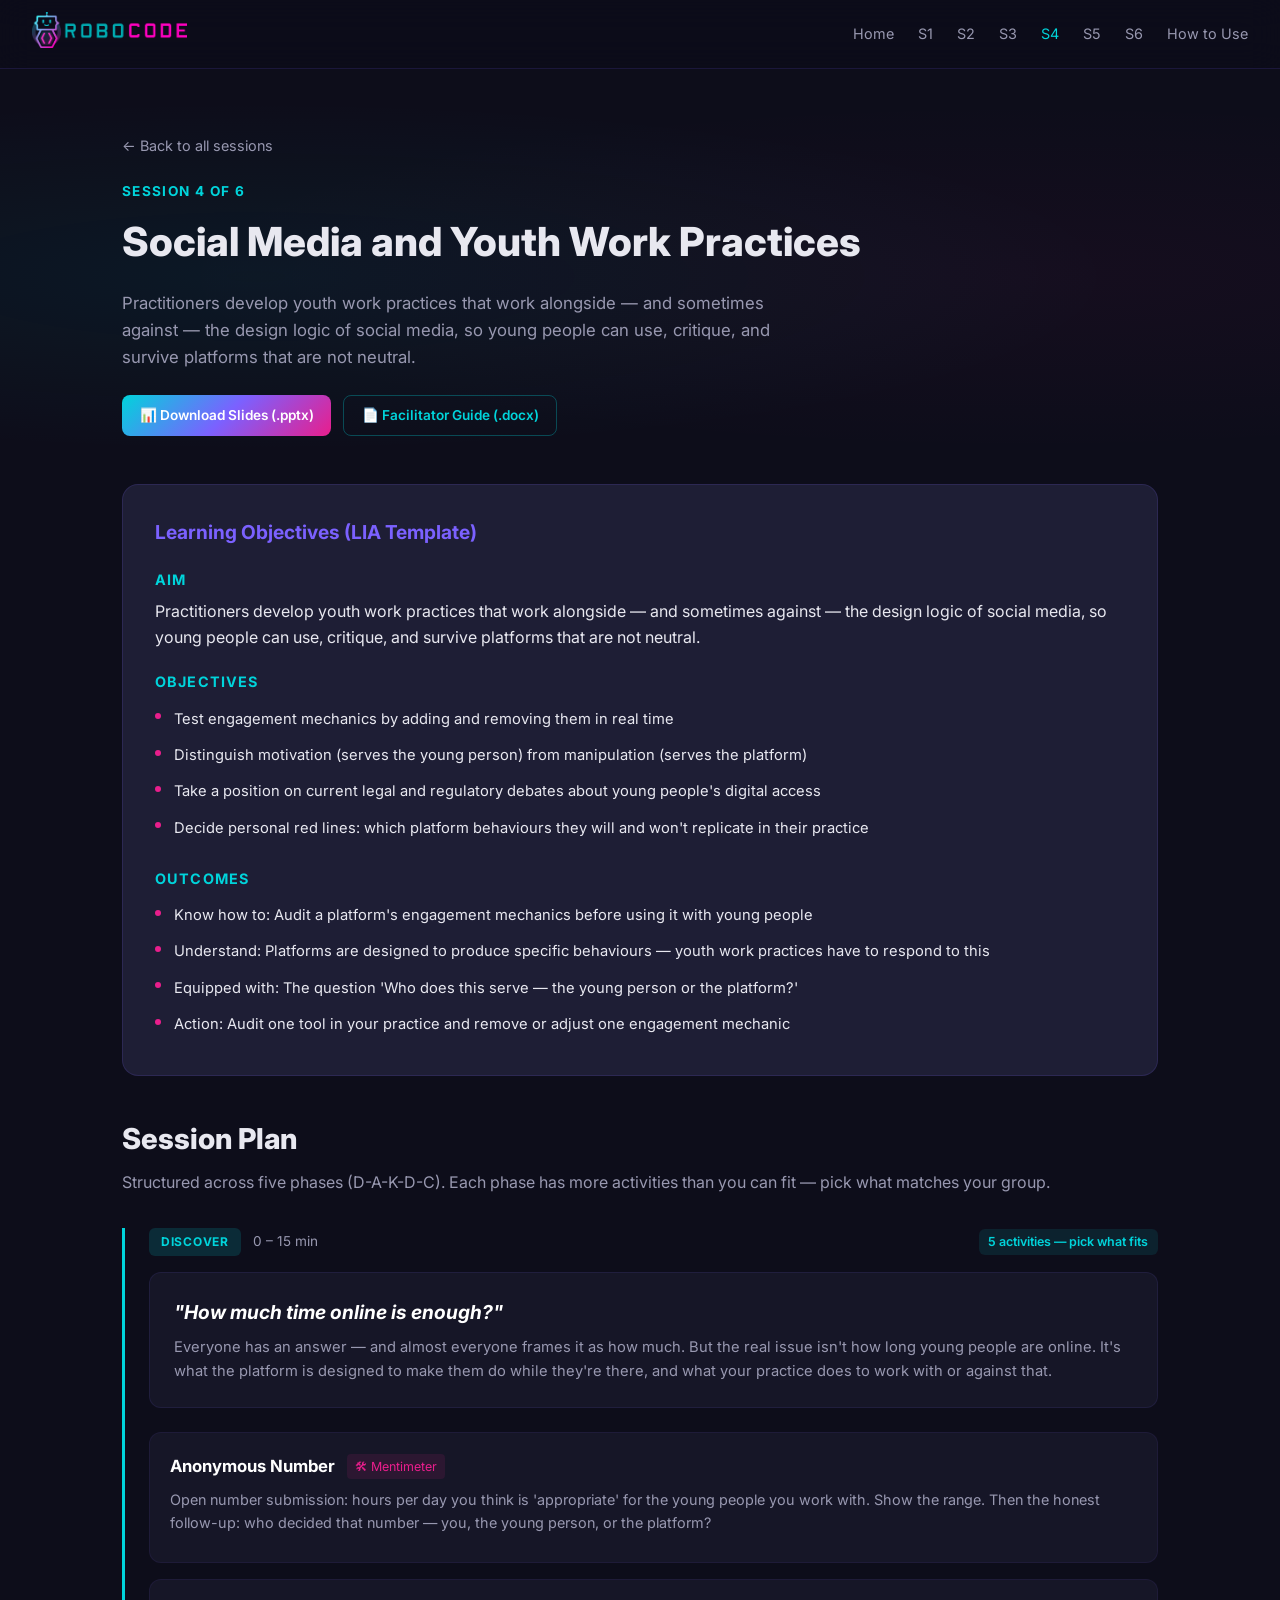
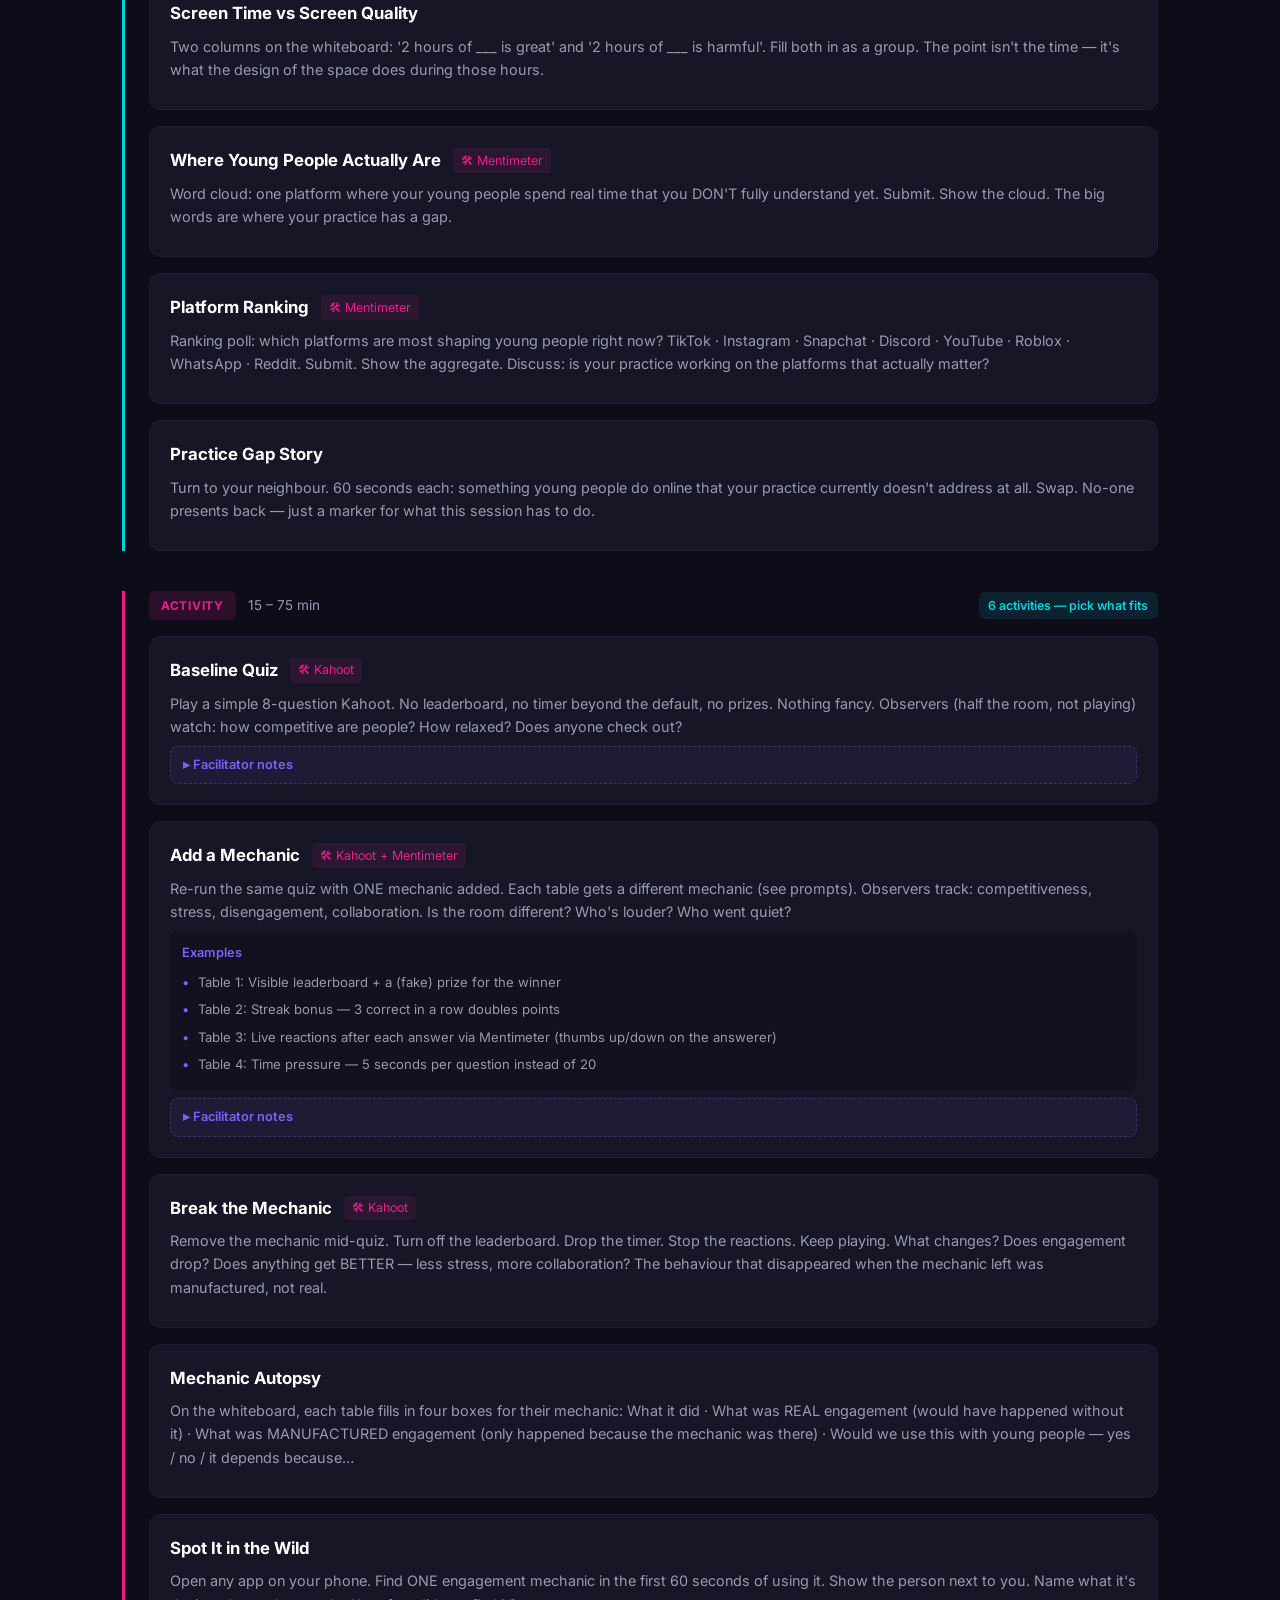
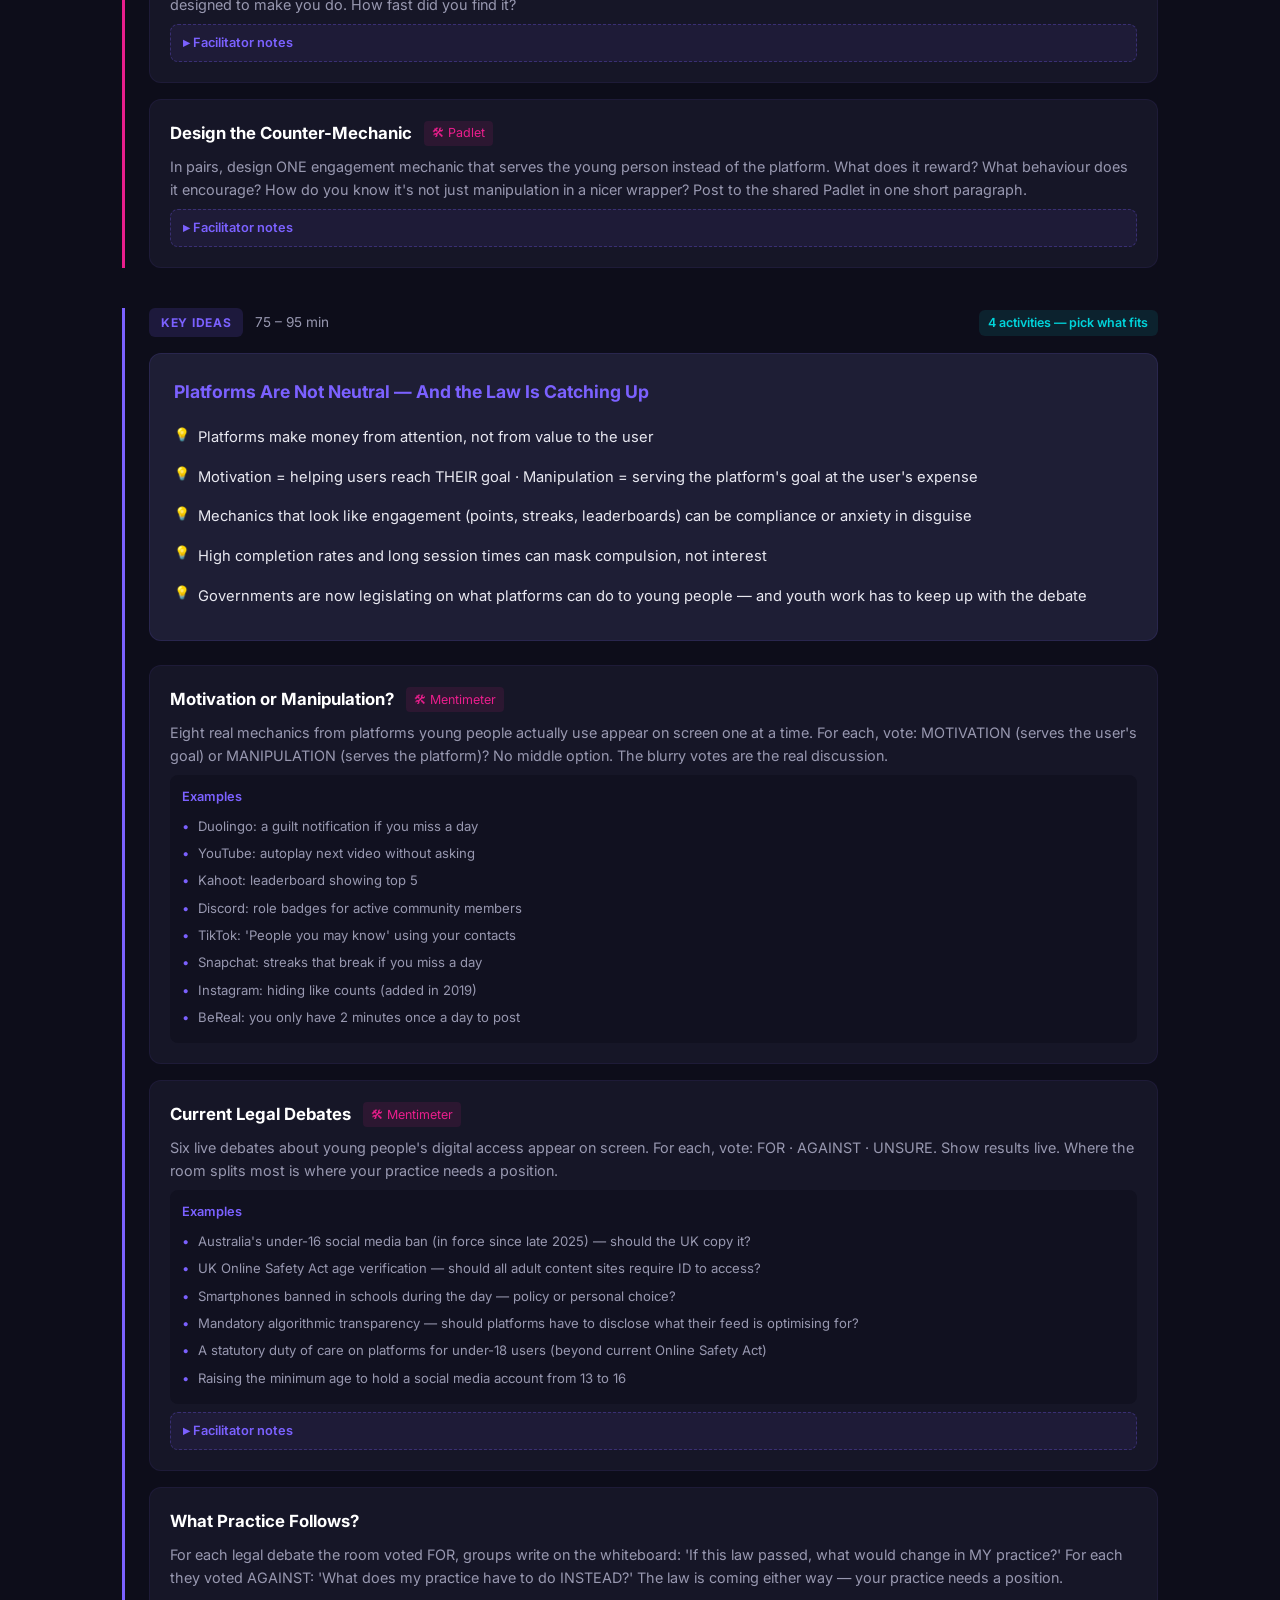
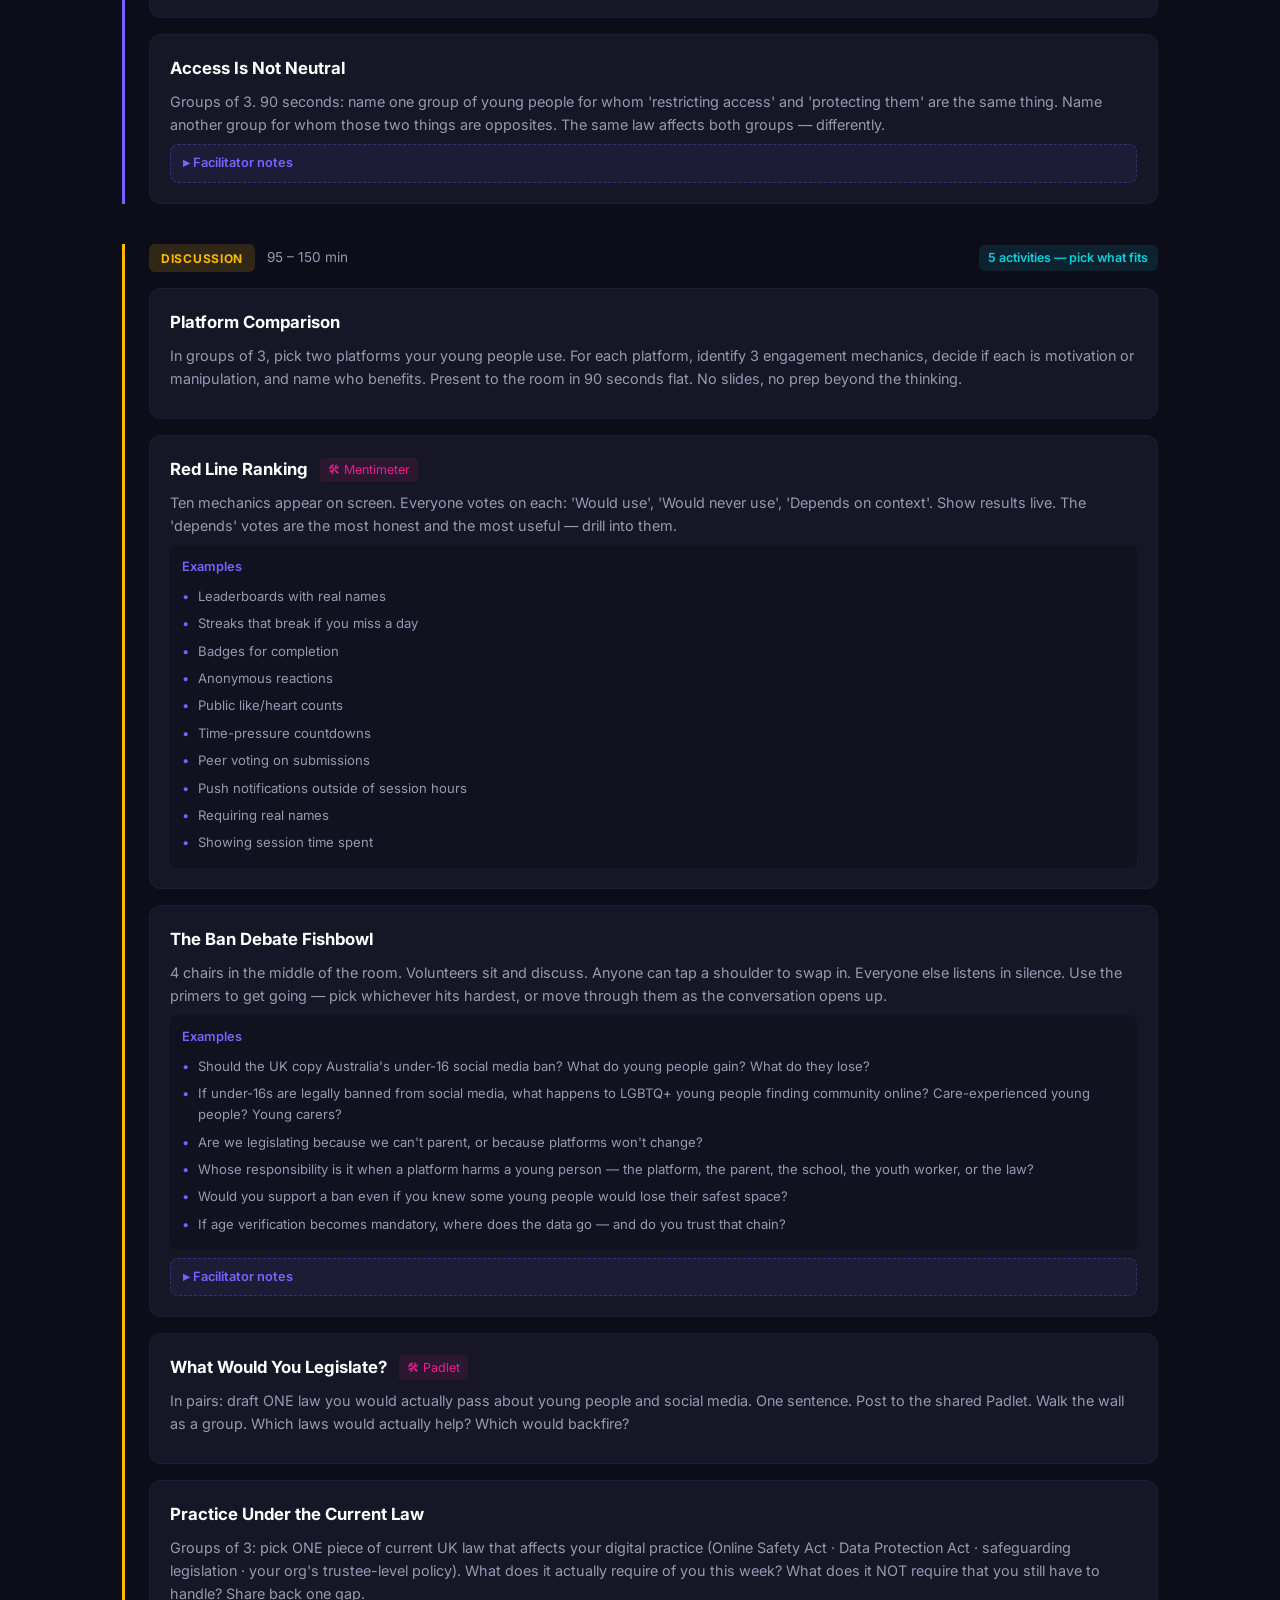
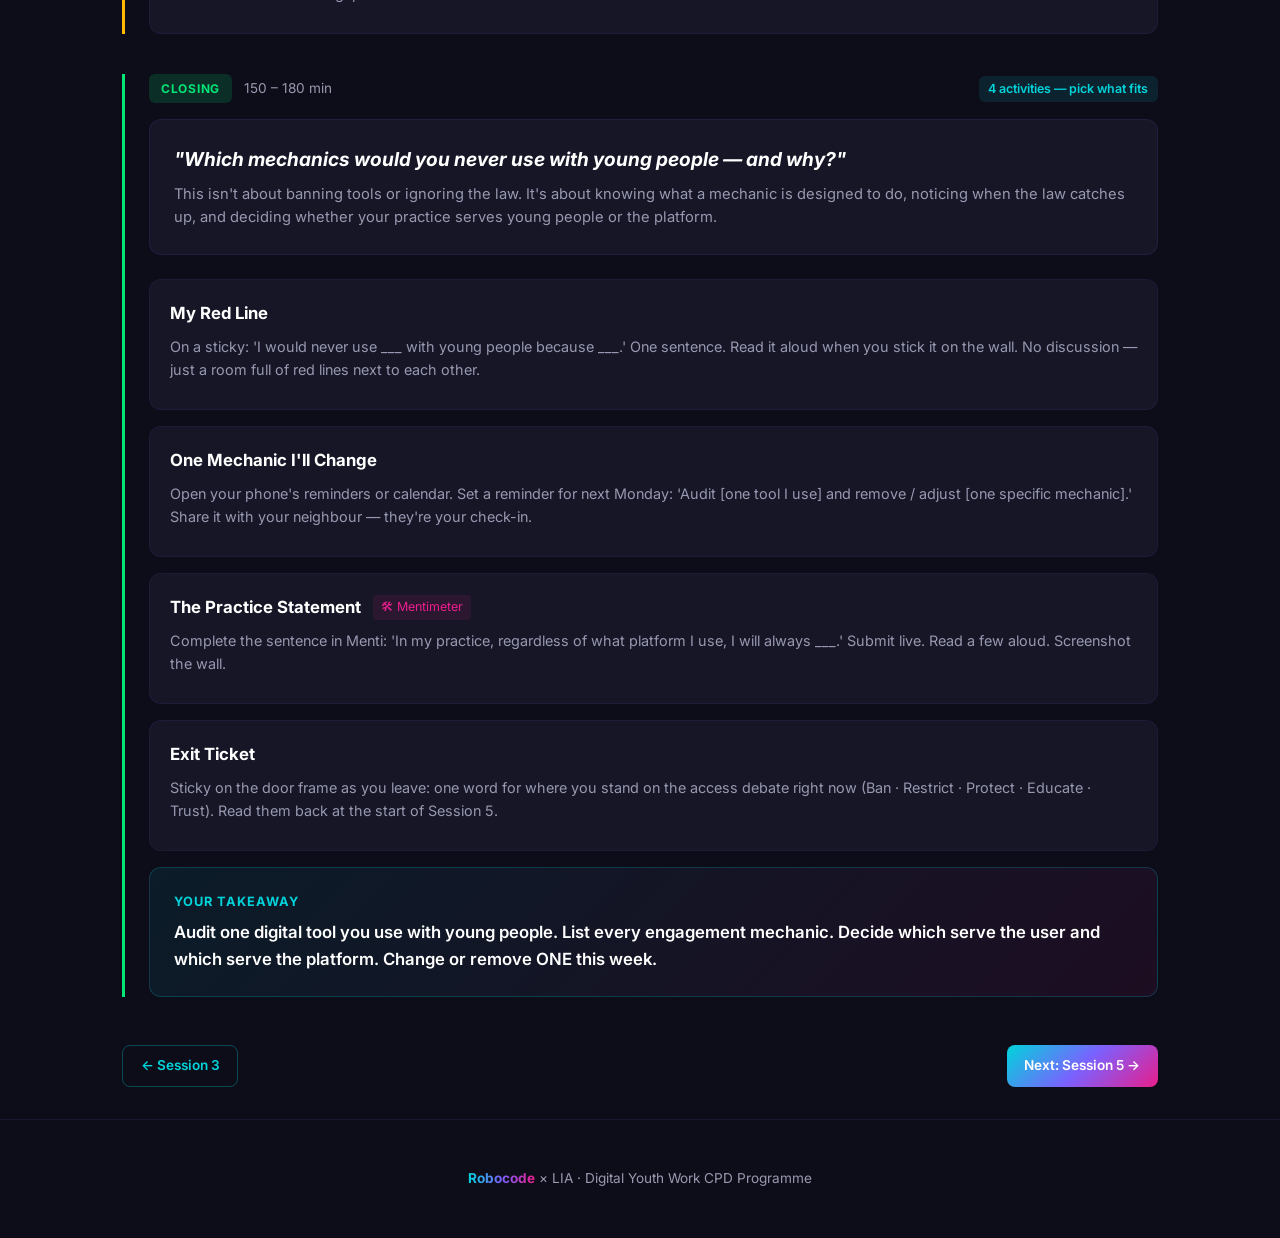
<file: session4.html>
<!DOCTYPE html>
<html lang="en">
<head>
<meta charset="UTF-8">
<meta name="viewport" content="width=device-width, initial-scale=1.0">
<title>Session 4: Social Media and Youth Work Practices — Robocode CPD</title>
<link rel="preconnect" href="https://fonts.googleapis.com">
<link rel="preconnect" href="https://fonts.gstatic.com" crossorigin>
<link href="https://fonts.googleapis.com/css2?family=Inter:wght@400;600;700;800&display=swap" rel="stylesheet">
<link rel="stylesheet" href="style.css">
<link rel="icon" href="assets/img/mascot.png">
</head>
<body>
<nav>
  <a href="index.html"><img src="assets/img/logo.png" alt="Robocode" class="logo"></a>
  <div class="nav-links">
      <a href="index.html">Home</a>
      <a href="session1.html" class="hide-mobile">S1</a>
      <a href="session2.html" class="hide-mobile">S2</a>
      <a href="session3.html" class="hide-mobile">S3</a>
      <a href="session4.html" class="active">S4</a>
      <a href="session5.html" class="hide-mobile">S5</a>
      <a href="session6.html" class="hide-mobile">S6</a>
      <a href="how-to-use.html">How to Use</a>
  </div>
</nav>

<section class="session-hero">
  <div class="container">
    <a href="index.html" class="back-link">← Back to all sessions</a>
    <div class="session-num">Session 4 of 6</div>
    <h1>Social Media and Youth Work Practices</h1>
    <p class="aim">Practitioners develop youth work practices that work alongside — and sometimes against — the design logic of social media, so young people can use, critique, and survive platforms that are not neutral.</p>
    <div class="download-bar">
      <a href="assets/downloads/Session-4-Social-Media-and-Youth-Work-Practices.pptx" class="btn btn-primary" download>📊 Download Slides (.pptx)</a>
      <a href="assets/downloads/Session-4-Social-Media-and-Youth-Work-Practices-Facilitator-Guide.docx" class="btn btn-outline" download>📄 Facilitator Guide (.docx)</a>
    </div>
  </div>
</section>

<div class="container">

  <div class="lia-box">
    <h2>Learning Objectives (LIA Template)</h2>
    <h3>Aim</h3><p>Practitioners develop youth work practices that work alongside — and sometimes against — the design logic of social media, so young people can use, critique, and survive platforms that are not neutral.</p>
    <h3>Objectives</h3><ul><li>Test engagement mechanics by adding and removing them in real time</li><li>Distinguish motivation (serves the young person) from manipulation (serves the platform)</li><li>Take a position on current legal and regulatory debates about young people&#x27;s digital access</li><li>Decide personal red lines: which platform behaviours they will and won&#x27;t replicate in their practice</li></ul>
    <h3>Outcomes</h3><ul><li>Know how to: Audit a platform&#x27;s engagement mechanics before using it with young people</li><li>Understand: Platforms are designed to produce specific behaviours — youth work practices have to respond to this</li><li>Equipped with: The question &#x27;Who does this serve — the young person or the platform?&#x27;</li><li>Action: Audit one tool in your practice and remove or adjust one engagement mechanic</li></ul>
  </div>

  <h2 class="section-heading">Session Plan</h2>
  <p class="section-sub">Structured across five phases (D-A-K-D-C). Each phase has more activities than you can fit — pick what matches your group.</p>

  <div class="phase-block discover">
<div class="phase-header">
<span class="phase-badge discover">DISCOVER</span>
<span class="phase-time">0 – 15 min</span>
<span class="phase-count">5 activities — pick what fits</span>
</div>
<div class="question-block">
<p class="question">"How much time online is enough?"</p>
<p class="explanation">Everyone has an answer — and almost everyone frames it as how much. But the real issue isn&#x27;t how long young people are online. It&#x27;s what the platform is designed to make them do while they&#x27;re there, and what your practice does to work with or against that.</p>
</div>
<div class="activity-card">
<div class="act-header"><span class="act-name">Anonymous Number</span><span class="act-tool">🛠 Mentimeter</span></div>
<p class="act-desc">Open number submission: hours per day you think is &#x27;appropriate&#x27; for the young people you work with. Show the range. Then the honest follow-up: who decided that number — you, the young person, or the platform?</p>
</div>
<div class="activity-card">
<div class="act-header"><span class="act-name">Screen Time vs Screen Quality</span></div>
<p class="act-desc">Two columns on the whiteboard: &#x27;2 hours of ___ is great&#x27; and &#x27;2 hours of ___ is harmful&#x27;. Fill both in as a group. The point isn&#x27;t the time — it&#x27;s what the design of the space does during those hours.</p>
</div>
<div class="activity-card">
<div class="act-header"><span class="act-name">Where Young People Actually Are</span><span class="act-tool">🛠 Mentimeter</span></div>
<p class="act-desc">Word cloud: one platform where your young people spend real time that you DON&#x27;T fully understand yet. Submit. Show the cloud. The big words are where your practice has a gap.</p>
</div>
<div class="activity-card">
<div class="act-header"><span class="act-name">Platform Ranking</span><span class="act-tool">🛠 Mentimeter</span></div>
<p class="act-desc">Ranking poll: which platforms are most shaping young people right now? TikTok · Instagram · Snapchat · Discord · YouTube · Roblox · WhatsApp · Reddit. Submit. Show the aggregate. Discuss: is your practice working on the platforms that actually matter?</p>
</div>
<div class="activity-card">
<div class="act-header"><span class="act-name">Practice Gap Story</span></div>
<p class="act-desc">Turn to your neighbour. 60 seconds each: something young people do online that your practice currently doesn&#x27;t address at all. Swap. No-one presents back — just a marker for what this session has to do.</p>
</div>
</div>

<div class="phase-block activity">
<div class="phase-header">
<span class="phase-badge activity">ACTIVITY</span>
<span class="phase-time">15 – 75 min</span>
<span class="phase-count">6 activities — pick what fits</span>
</div>
<div class="activity-card">
<div class="act-header"><span class="act-name">Baseline Quiz</span><span class="act-tool">🛠 Kahoot</span></div>
<p class="act-desc">Play a simple 8-question Kahoot. No leaderboard, no timer beyond the default, no prizes. Nothing fancy. Observers (half the room, not playing) watch: how competitive are people? How relaxed? Does anyone check out?</p>
<details class="act-facil"><summary>Facilitator notes</summary><ul><li>Split the room: half play, half observe. Observers matter more than players here</li><li>Pre-build a short quiz — topic doesn&#x27;t matter (general knowledge is fine)</li></ul></details>
</div>
<div class="activity-card">
<div class="act-header"><span class="act-name">Add a Mechanic</span><span class="act-tool">🛠 Kahoot + Mentimeter</span></div>
<p class="act-desc">Re-run the same quiz with ONE mechanic added. Each table gets a different mechanic (see prompts). Observers track: competitiveness, stress, disengagement, collaboration. Is the room different? Who&#x27;s louder? Who went quiet?</p>
<div class="act-examples"><p>Examples</p><ul><li>Table 1: Visible leaderboard + a (fake) prize for the winner</li><li>Table 2: Streak bonus — 3 correct in a row doubles points</li><li>Table 3: Live reactions after each answer via Mentimeter (thumbs up/down on the answerer)</li><li>Table 4: Time pressure — 5 seconds per question instead of 20</li></ul></div>
<details class="act-facil"><summary>Facilitator notes</summary><ul><li>Keep the same quiz questions — only the mechanic changes between tables</li><li>Observers swap with players for this round</li></ul></details>
</div>
<div class="activity-card">
<div class="act-header"><span class="act-name">Break the Mechanic</span><span class="act-tool">🛠 Kahoot</span></div>
<p class="act-desc">Remove the mechanic mid-quiz. Turn off the leaderboard. Drop the timer. Stop the reactions. Keep playing. What changes? Does engagement drop? Does anything get BETTER — less stress, more collaboration? The behaviour that disappeared when the mechanic left was manufactured, not real.</p>
</div>
<div class="activity-card">
<div class="act-header"><span class="act-name">Mechanic Autopsy</span></div>
<p class="act-desc">On the whiteboard, each table fills in four boxes for their mechanic: What it did · What was REAL engagement (would have happened without it) · What was MANUFACTURED engagement (only happened because the mechanic was there) · Would we use this with young people — yes / no / it depends because…</p>
</div>
<div class="activity-card">
<div class="act-header"><span class="act-name">Spot It in the Wild</span></div>
<p class="act-desc">Open any app on your phone. Find ONE engagement mechanic in the first 60 seconds of using it. Show the person next to you. Name what it&#x27;s designed to make you do. How fast did you find it?</p>
<details class="act-facil"><summary>Facilitator notes</summary><ul><li>Encourage people to pick an app they opened today without thinking — that&#x27;s the point</li></ul></details>
</div>
<div class="activity-card">
<div class="act-header"><span class="act-name">Design the Counter-Mechanic</span><span class="act-tool">🛠 Padlet</span></div>
<p class="act-desc">In pairs, design ONE engagement mechanic that serves the young person instead of the platform. What does it reward? What behaviour does it encourage? How do you know it&#x27;s not just manipulation in a nicer wrapper? Post to the shared Padlet in one short paragraph.</p>
<details class="act-facil"><summary>Facilitator notes</summary><ul><li>Have the Padlet pre-set up so pairs can post straight in</li><li>Stop at 12 mins — most pairs will over-design; the rough version is more honest</li></ul></details>
</div>
</div>

<div class="phase-block key-ideas">
<div class="phase-header">
<span class="phase-badge key-ideas">KEY IDEAS</span>
<span class="phase-time">75 – 95 min</span>
<span class="phase-count">4 activities — pick what fits</span>
</div>
<div class="key-ideas-box">
<h3>Platforms Are Not Neutral — And the Law Is Catching Up</h3>
<ul><li>Platforms make money from attention, not from value to the user</li><li>Motivation = helping users reach THEIR goal · Manipulation = serving the platform&#x27;s goal at the user&#x27;s expense</li><li>Mechanics that look like engagement (points, streaks, leaderboards) can be compliance or anxiety in disguise</li><li>High completion rates and long session times can mask compulsion, not interest</li><li>Governments are now legislating on what platforms can do to young people — and youth work has to keep up with the debate</li></ul>
</div>
<div class="activity-card">
<div class="act-header"><span class="act-name">Motivation or Manipulation?</span><span class="act-tool">🛠 Mentimeter</span></div>
<p class="act-desc">Eight real mechanics from platforms young people actually use appear on screen one at a time. For each, vote: MOTIVATION (serves the user&#x27;s goal) or MANIPULATION (serves the platform)? No middle option. The blurry votes are the real discussion.</p>
<div class="act-examples"><p>Examples</p><ul><li>Duolingo: a guilt notification if you miss a day</li><li>YouTube: autoplay next video without asking</li><li>Kahoot: leaderboard showing top 5</li><li>Discord: role badges for active community members</li><li>TikTok: &#x27;People you may know&#x27; using your contacts</li><li>Snapchat: streaks that break if you miss a day</li><li>Instagram: hiding like counts (added in 2019)</li><li>BeReal: you only have 2 minutes once a day to post</li></ul></div>
</div>
<div class="activity-card">
<div class="act-header"><span class="act-name">Current Legal Debates</span><span class="act-tool">🛠 Mentimeter</span></div>
<p class="act-desc">Six live debates about young people&#x27;s digital access appear on screen. For each, vote: FOR · AGAINST · UNSURE. Show results live. Where the room splits most is where your practice needs a position.</p>
<div class="act-examples"><p>Examples</p><ul><li>Australia&#x27;s under-16 social media ban (in force since late 2025) — should the UK copy it?</li><li>UK Online Safety Act age verification — should all adult content sites require ID to access?</li><li>Smartphones banned in schools during the day — policy or personal choice?</li><li>Mandatory algorithmic transparency — should platforms have to disclose what their feed is optimising for?</li><li>A statutory duty of care on platforms for under-18 users (beyond current Online Safety Act)</li><li>Raising the minimum age to hold a social media account from 13 to 16</li></ul></div>
<details class="act-facil"><summary>Facilitator notes</summary><ul><li>These debates move fast — before running the session, check for current news on each item</li><li>Don&#x27;t tell the room which way you vote — let the room find the disagreement</li></ul></details>
</div>
<div class="activity-card">
<div class="act-header"><span class="act-name">What Practice Follows?</span></div>
<p class="act-desc">For each legal debate the room voted FOR, groups write on the whiteboard: &#x27;If this law passed, what would change in MY practice?&#x27; For each they voted AGAINST: &#x27;What does my practice have to do INSTEAD?&#x27; The law is coming either way — your practice needs a position.</p>
</div>
<div class="activity-card">
<div class="act-header"><span class="act-name">Access Is Not Neutral</span></div>
<p class="act-desc">Groups of 3. 90 seconds: name one group of young people for whom &#x27;restricting access&#x27; and &#x27;protecting them&#x27; are the same thing. Name another group for whom those two things are opposites. The same law affects both groups — differently.</p>
<details class="act-facil"><summary>Facilitator notes</summary><ul><li>Expect disagreement: care-experienced young people, young carers, LGBTQ+ young people in hostile home environments, young people with disabilities using platforms for community — these often get swept aside in the access debate</li></ul></details>
</div>
</div>

<div class="phase-block discussion">
<div class="phase-header">
<span class="phase-badge discussion">DISCUSSION</span>
<span class="phase-time">95 – 150 min</span>
<span class="phase-count">5 activities — pick what fits</span>
</div>
<div class="activity-card">
<div class="act-header"><span class="act-name">Platform Comparison</span></div>
<p class="act-desc">In groups of 3, pick two platforms your young people use. For each platform, identify 3 engagement mechanics, decide if each is motivation or manipulation, and name who benefits. Present to the room in 90 seconds flat. No slides, no prep beyond the thinking.</p>
</div>
<div class="activity-card">
<div class="act-header"><span class="act-name">Red Line Ranking</span><span class="act-tool">🛠 Mentimeter</span></div>
<p class="act-desc">Ten mechanics appear on screen. Everyone votes on each: &#x27;Would use&#x27;, &#x27;Would never use&#x27;, &#x27;Depends on context&#x27;. Show results live. The &#x27;depends&#x27; votes are the most honest and the most useful — drill into them.</p>
<div class="act-examples"><p>Examples</p><ul><li>Leaderboards with real names</li><li>Streaks that break if you miss a day</li><li>Badges for completion</li><li>Anonymous reactions</li><li>Public like/heart counts</li><li>Time-pressure countdowns</li><li>Peer voting on submissions</li><li>Push notifications outside of session hours</li><li>Requiring real names</li><li>Showing session time spent</li></ul></div>
</div>
<div class="activity-card">
<div class="act-header"><span class="act-name">The Ban Debate Fishbowl</span></div>
<p class="act-desc">4 chairs in the middle of the room. Volunteers sit and discuss. Anyone can tap a shoulder to swap in. Everyone else listens in silence. Use the primers to get going — pick whichever hits hardest, or move through them as the conversation opens up.</p>
<div class="act-examples"><p>Examples</p><ul><li>Should the UK copy Australia&#x27;s under-16 social media ban? What do young people gain? What do they lose?</li><li>If under-16s are legally banned from social media, what happens to LGBTQ+ young people finding community online? Care-experienced young people? Young carers?</li><li>Are we legislating because we can&#x27;t parent, or because platforms won&#x27;t change?</li><li>Whose responsibility is it when a platform harms a young person — the platform, the parent, the school, the youth worker, or the law?</li><li>Would you support a ban even if you knew some young people would lose their safest space?</li><li>If age verification becomes mandatory, where does the data go — and do you trust that chain?</li></ul></div>
<details class="act-facil"><summary>Facilitator notes</summary><ul><li>Project the primers on screen so the fishbowl volunteers can glance up at them</li><li>Drop a new primer in only when the conversation stalls — don&#x27;t burn through them</li><li>Keep to 15 minutes — longer than the usual fishbowl because the topic is denser</li><li>If the room leans strongly one way, ask for a volunteer to argue the other side — the pattern of agreement is not the same as the truth</li></ul></details>
</div>
<div class="activity-card">
<div class="act-header"><span class="act-name">What Would You Legislate?</span><span class="act-tool">🛠 Padlet</span></div>
<p class="act-desc">In pairs: draft ONE law you would actually pass about young people and social media. One sentence. Post to the shared Padlet. Walk the wall as a group. Which laws would actually help? Which would backfire?</p>
</div>
<div class="activity-card">
<div class="act-header"><span class="act-name">Practice Under the Current Law</span></div>
<p class="act-desc">Groups of 3: pick ONE piece of current UK law that affects your digital practice (Online Safety Act · Data Protection Act · safeguarding legislation · your org&#x27;s trustee-level policy). What does it actually require of you this week? What does it NOT require that you still have to handle? Share back one gap.</p>
</div>
</div>

<div class="phase-block closing">
<div class="phase-header">
<span class="phase-badge closing">CLOSING</span>
<span class="phase-time">150 – 180 min</span>
<span class="phase-count">4 activities — pick what fits</span>
</div>
<div class="question-block">
<p class="question">"Which mechanics would you never use with young people — and why?"</p>
<p class="explanation">This isn&#x27;t about banning tools or ignoring the law. It&#x27;s about knowing what a mechanic is designed to do, noticing when the law catches up, and deciding whether your practice serves young people or the platform.</p>
</div>
<div class="activity-card">
<div class="act-header"><span class="act-name">My Red Line</span></div>
<p class="act-desc">On a sticky: &#x27;I would never use ___ with young people because ___.&#x27; One sentence. Read it aloud when you stick it on the wall. No discussion — just a room full of red lines next to each other.</p>
</div>
<div class="activity-card">
<div class="act-header"><span class="act-name">One Mechanic I&#x27;ll Change</span></div>
<p class="act-desc">Open your phone&#x27;s reminders or calendar. Set a reminder for next Monday: &#x27;Audit [one tool I use] and remove / adjust [one specific mechanic].&#x27; Share it with your neighbour — they&#x27;re your check-in.</p>
</div>
<div class="activity-card">
<div class="act-header"><span class="act-name">The Practice Statement</span><span class="act-tool">🛠 Mentimeter</span></div>
<p class="act-desc">Complete the sentence in Menti: &#x27;In my practice, regardless of what platform I use, I will always ___.&#x27; Submit live. Read a few aloud. Screenshot the wall.</p>
</div>
<div class="activity-card">
<div class="act-header"><span class="act-name">Exit Ticket</span></div>
<p class="act-desc">Sticky on the door frame as you leave: one word for where you stand on the access debate right now (Ban · Restrict · Protect · Educate · Trust). Read them back at the start of Session 5.</p>
</div>
<div class="takeaway-box"><div class="label">Your Takeaway</div><div class="text">Audit one digital tool you use with young people. List every engagement mechanic. Decide which serve the user and which serve the platform. Change or remove ONE this week.</div></div>
</div>

  <div style="display: flex; justify-content: space-between; gap: 1rem; margin: 3rem 0 2rem; flex-wrap: wrap;">
    <a href="session3.html" class="btn btn-outline">← Session 3</a>
    <a href="session5.html" class="btn btn-primary">Next: Session 5 →</a>
  </div>
</div>

<footer>
  <p><span class="grad">Robocode</span> × LIA · Digital Youth Work CPD Programme</p>
</footer>
</body>
</html>
</file>
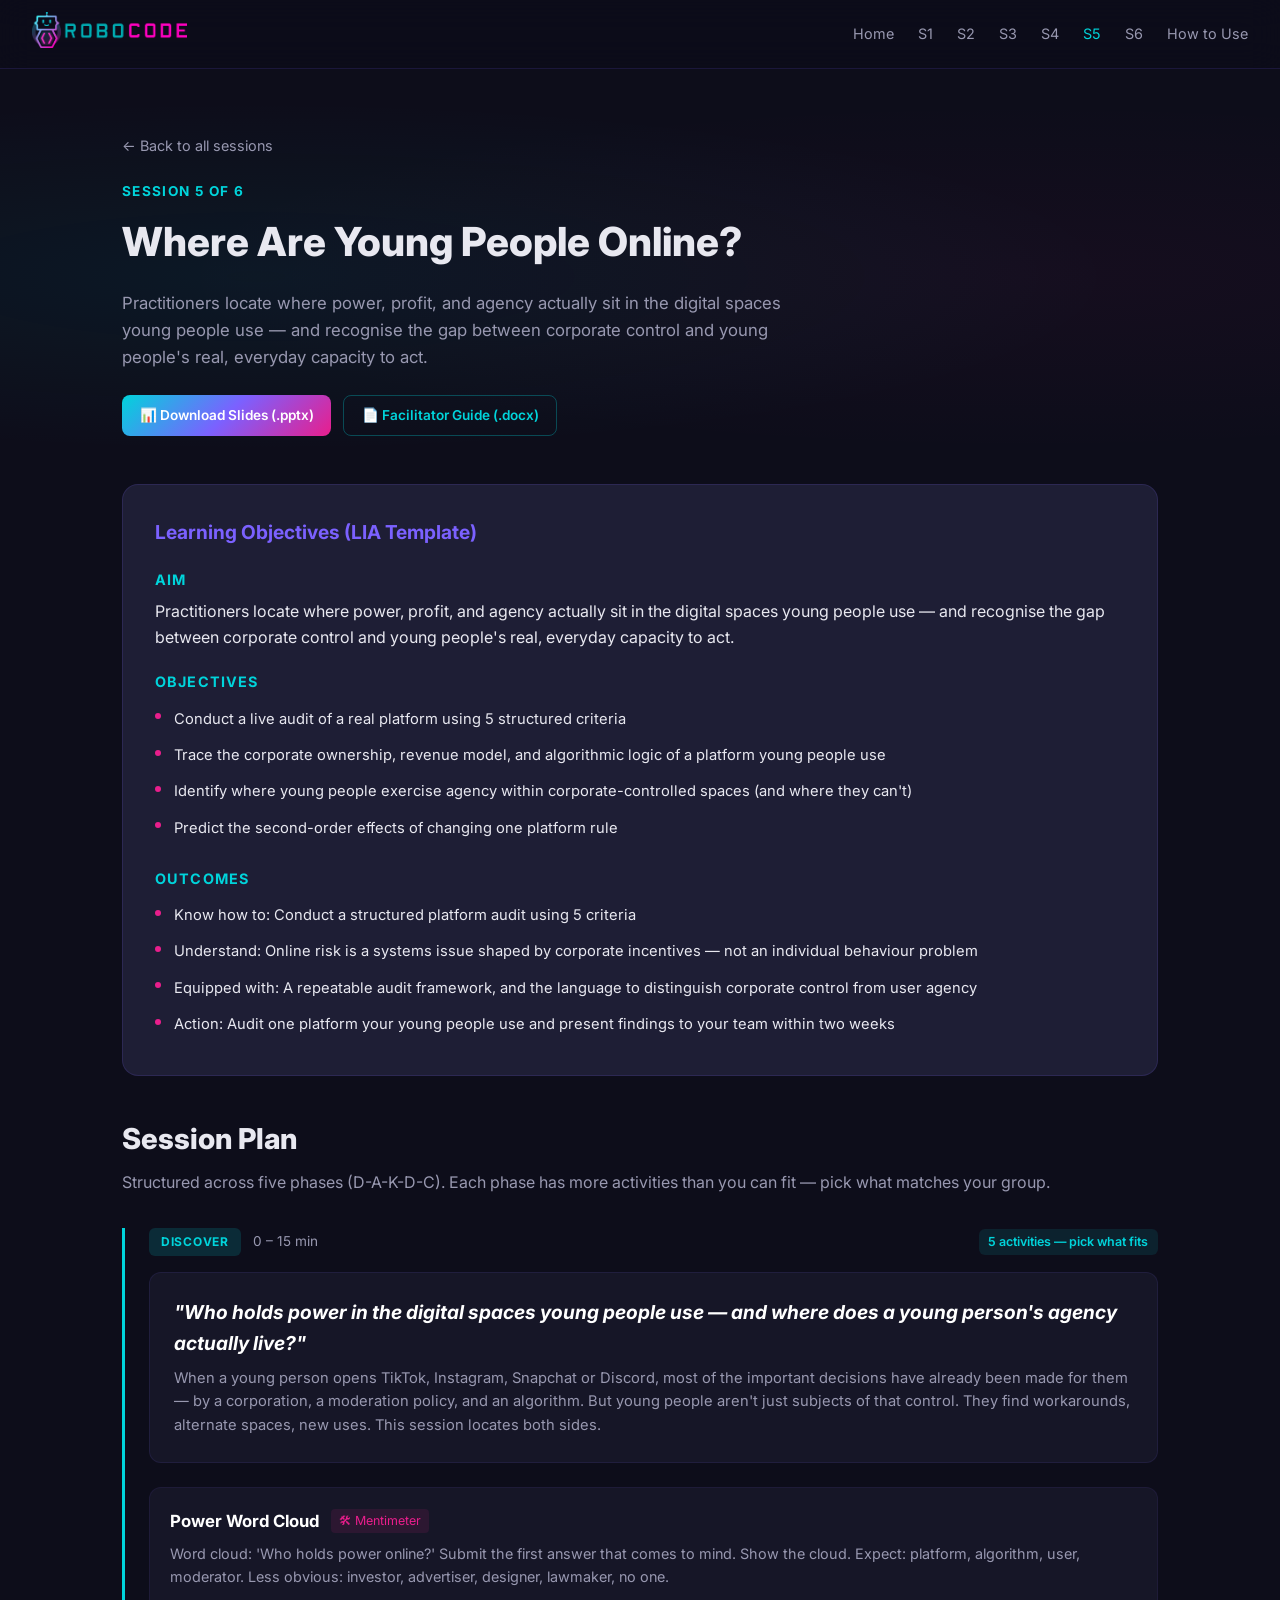
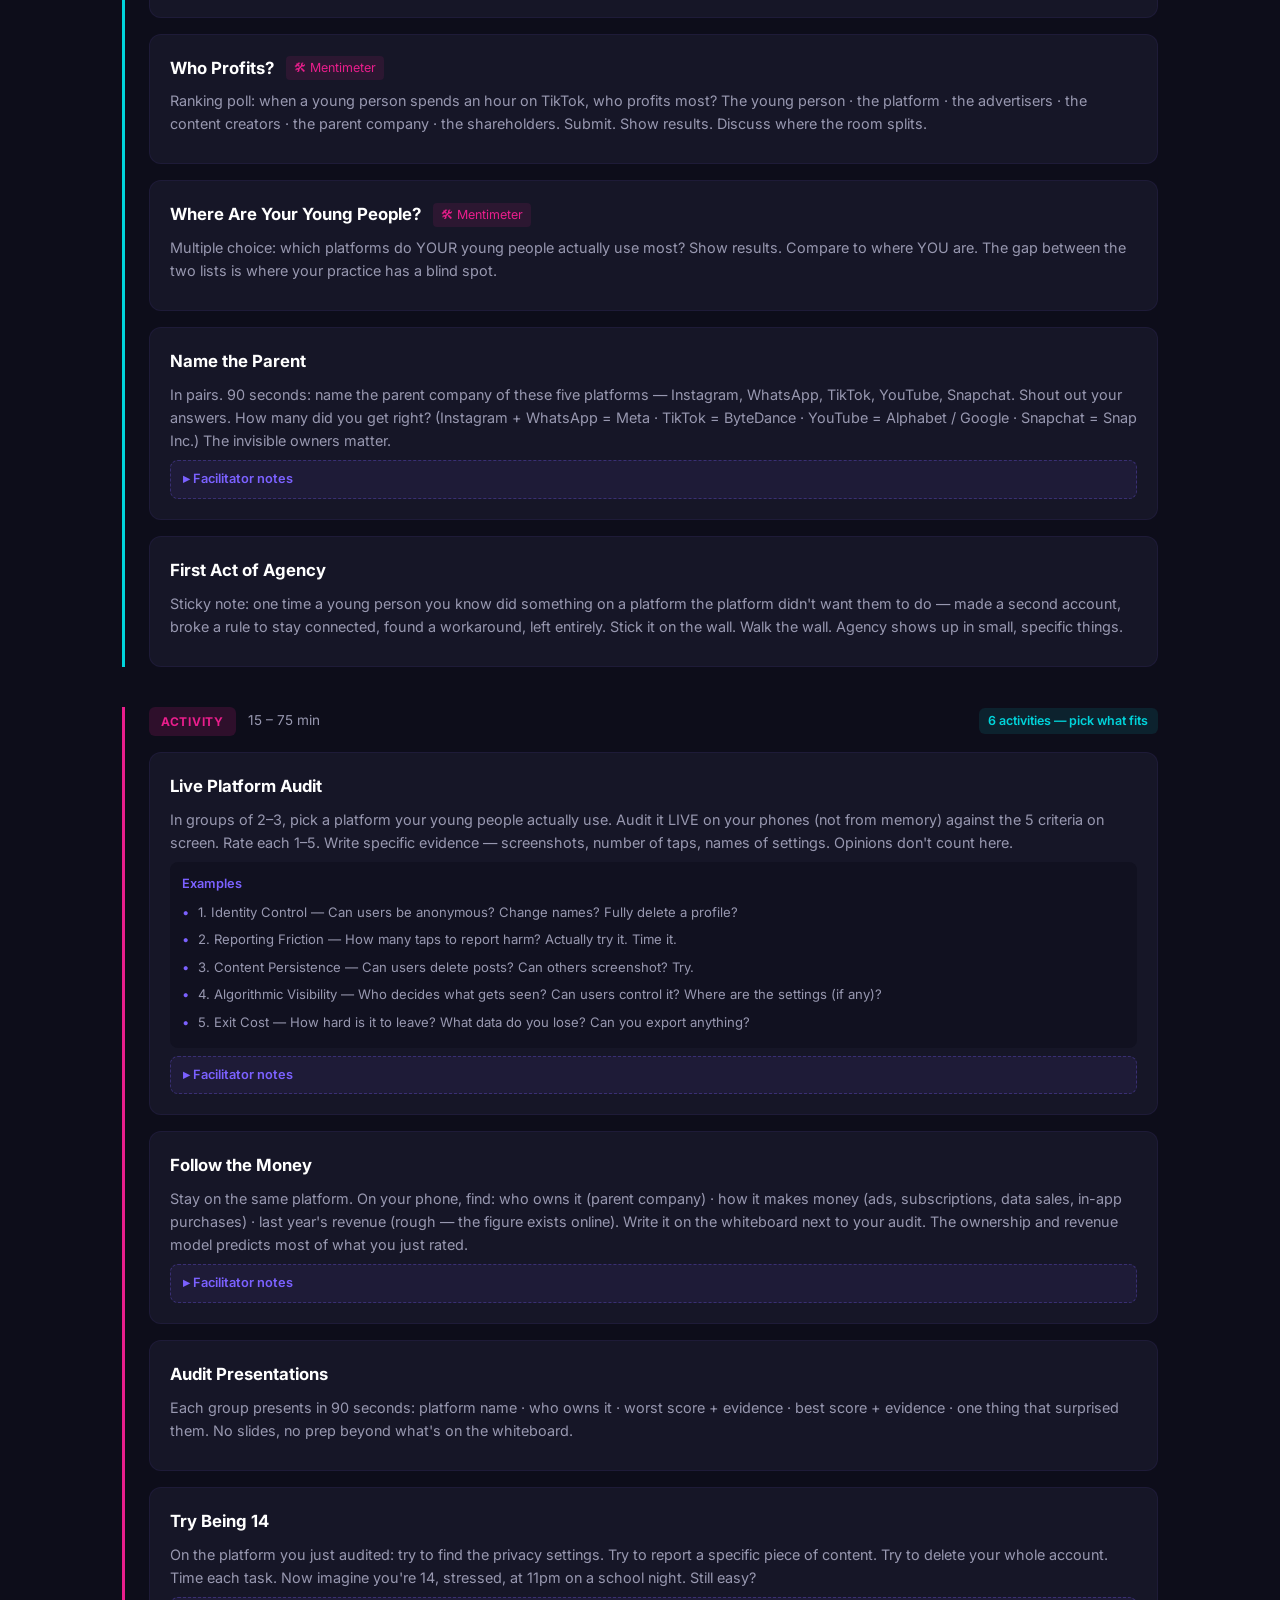
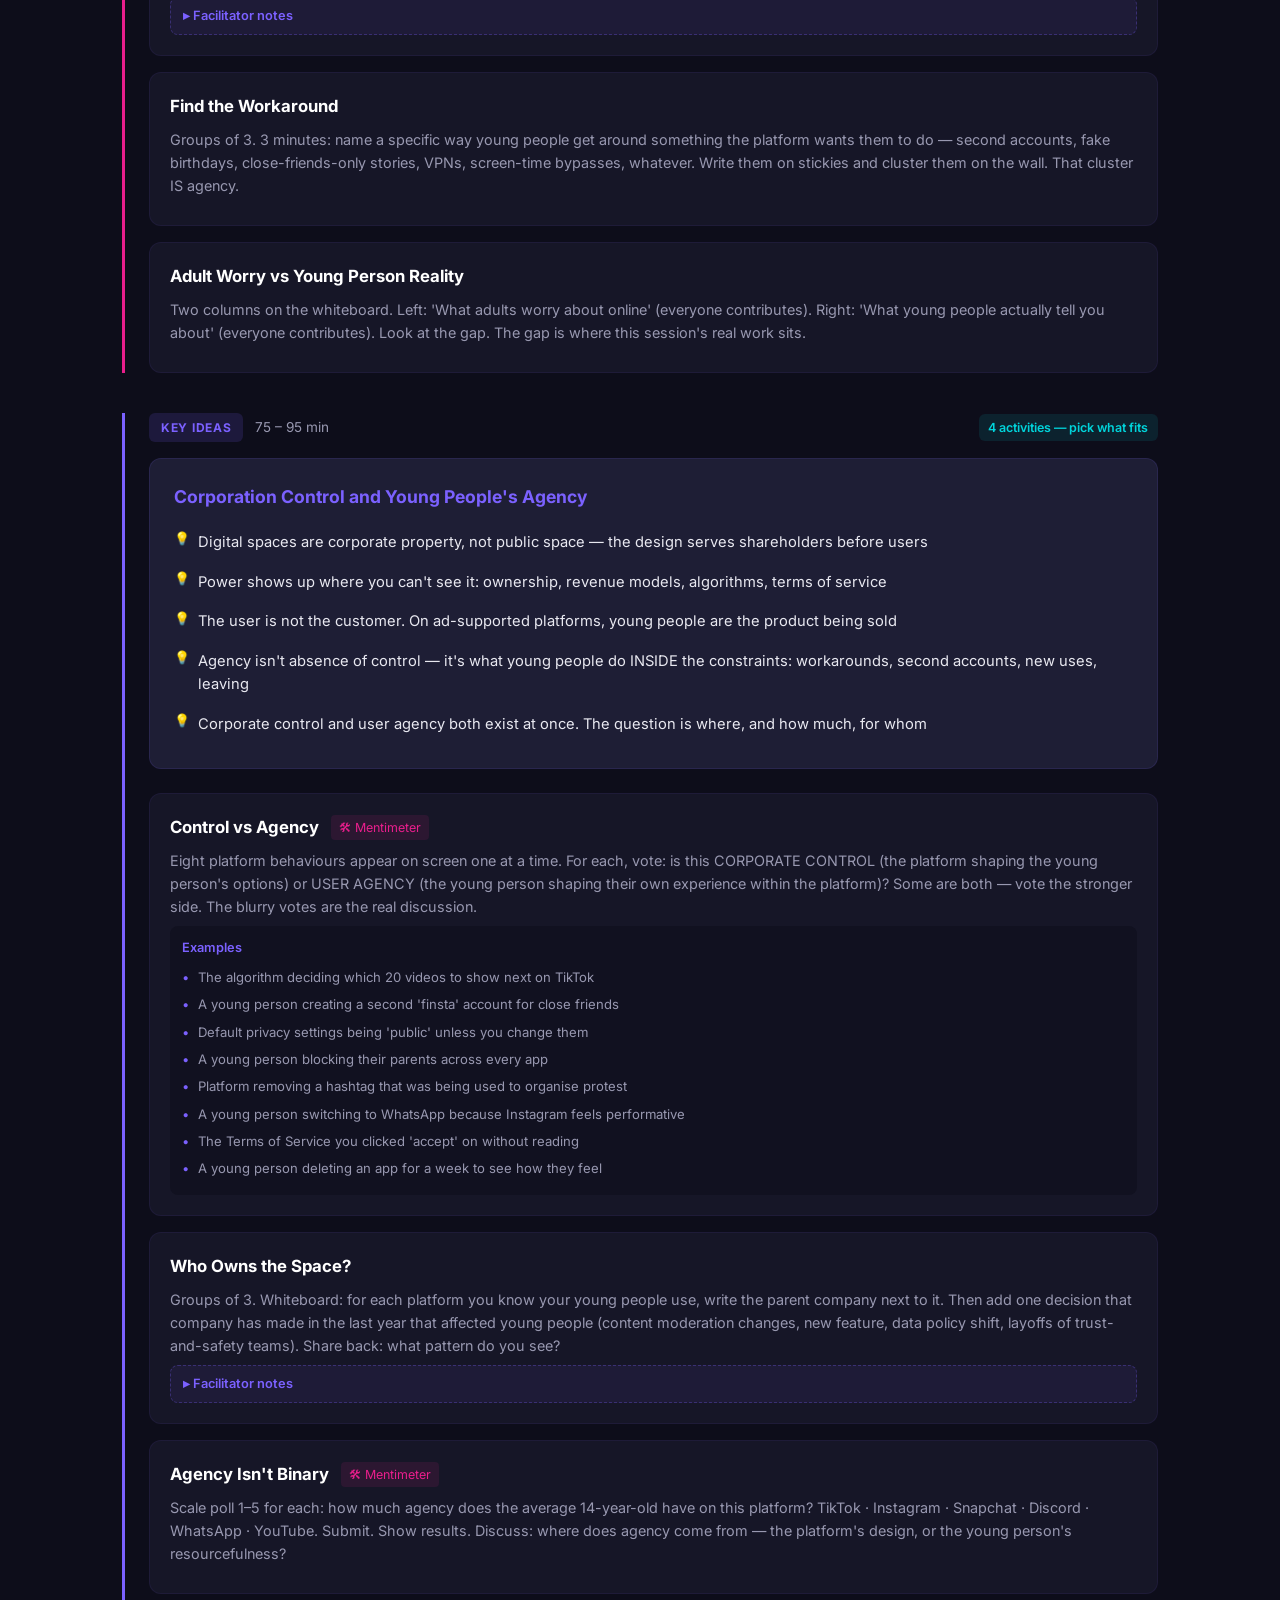
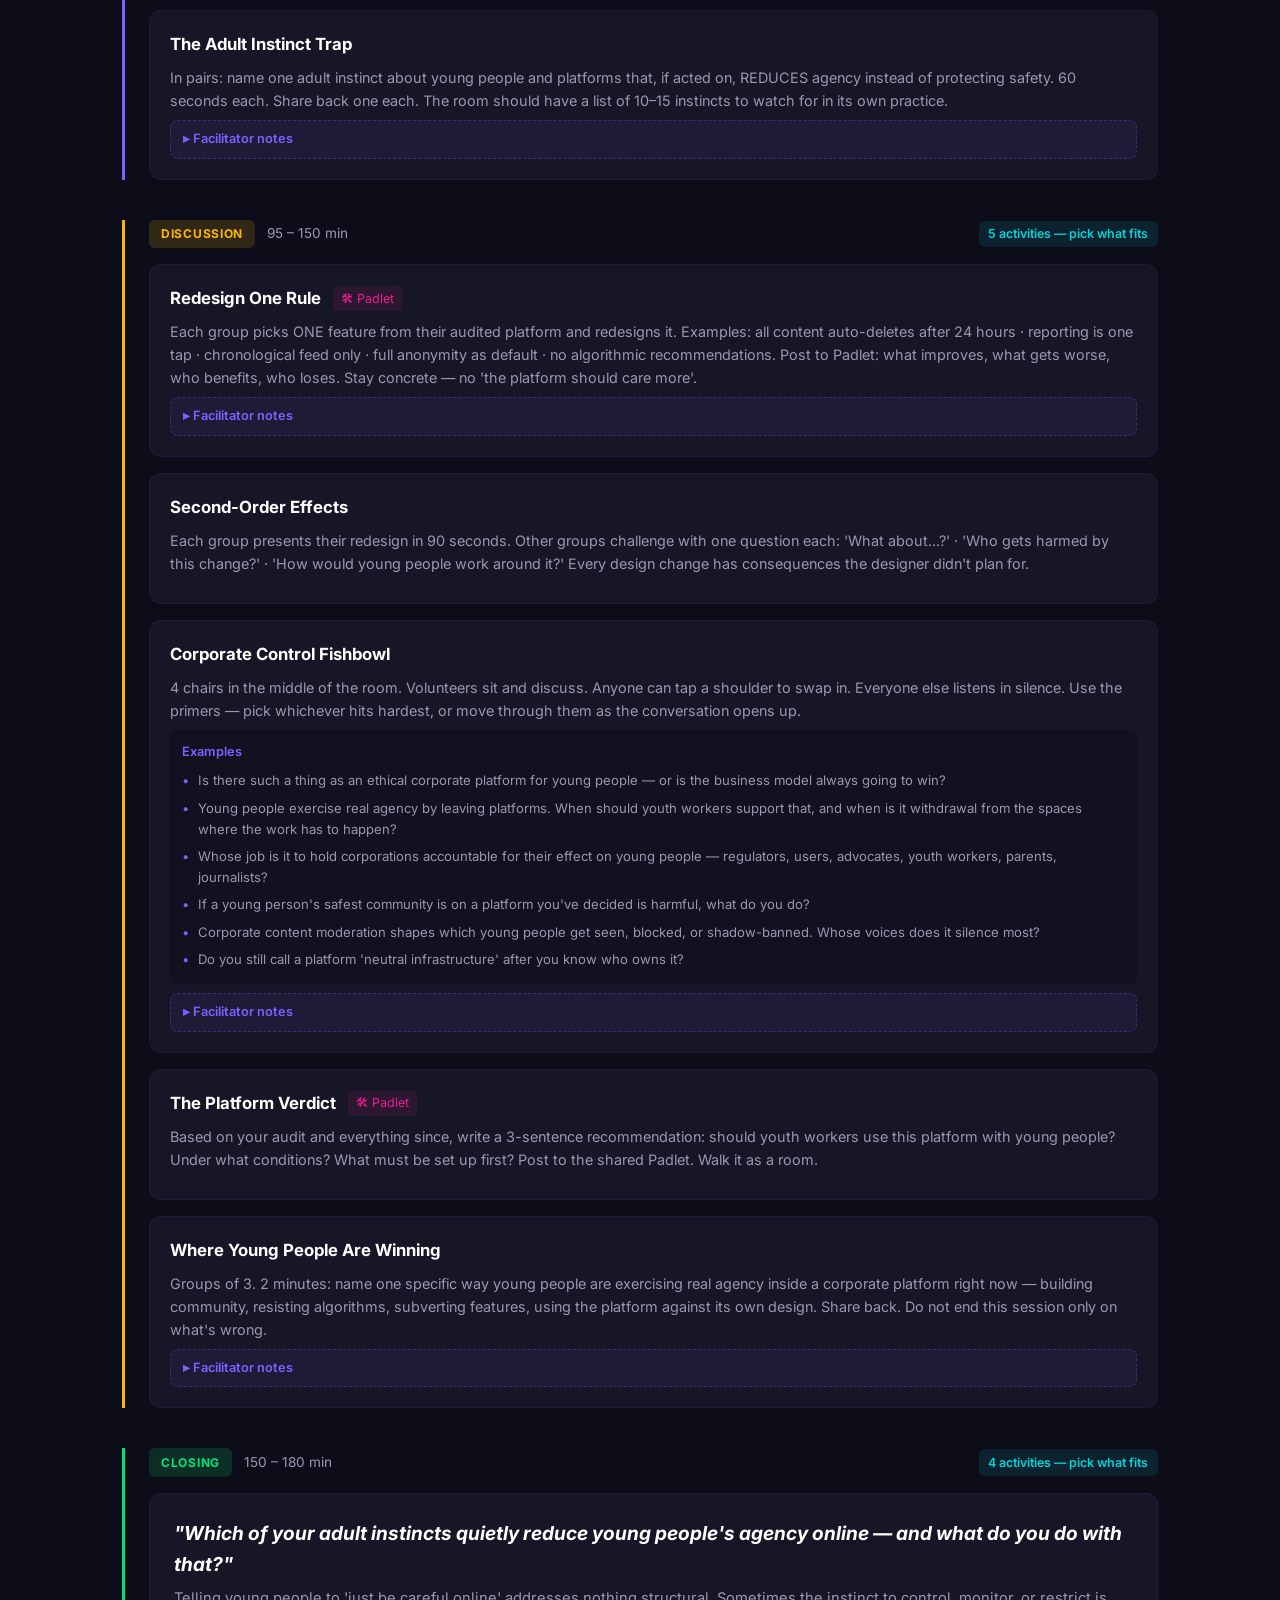
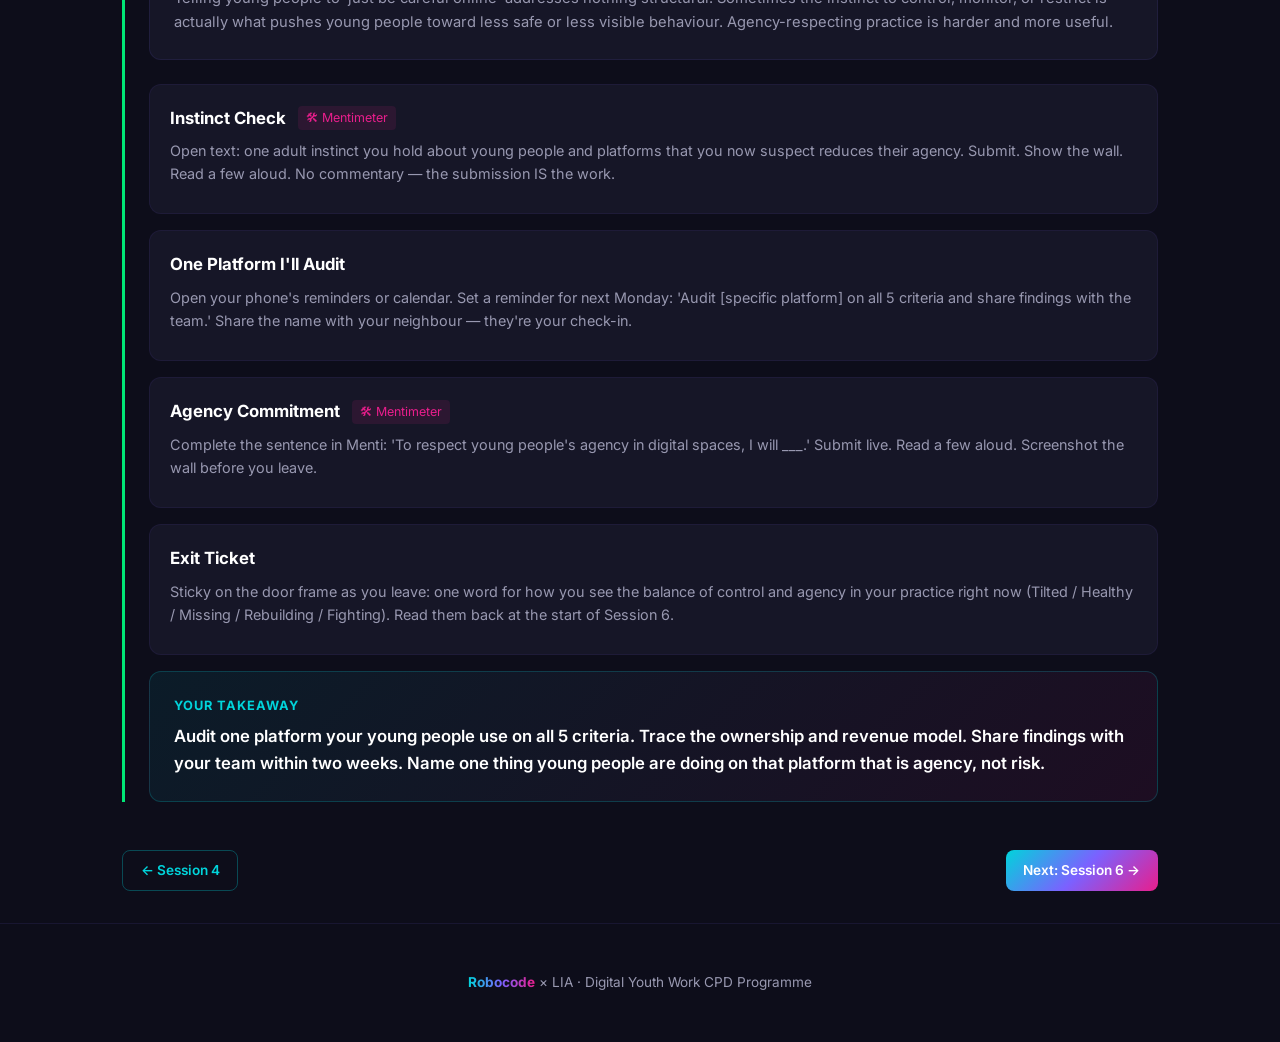
<file: session5.html>
<!DOCTYPE html>
<html lang="en">
<head>
<meta charset="UTF-8">
<meta name="viewport" content="width=device-width, initial-scale=1.0">
<title>Session 5: Where Are Young People Online? — Robocode CPD</title>
<link rel="preconnect" href="https://fonts.googleapis.com">
<link rel="preconnect" href="https://fonts.gstatic.com" crossorigin>
<link href="https://fonts.googleapis.com/css2?family=Inter:wght@400;600;700;800&display=swap" rel="stylesheet">
<link rel="stylesheet" href="style.css">
<link rel="icon" href="assets/img/mascot.png">
</head>
<body>
<nav>
  <a href="index.html"><img src="assets/img/logo.png" alt="Robocode" class="logo"></a>
  <div class="nav-links">
      <a href="index.html">Home</a>
      <a href="session1.html" class="hide-mobile">S1</a>
      <a href="session2.html" class="hide-mobile">S2</a>
      <a href="session3.html" class="hide-mobile">S3</a>
      <a href="session4.html" class="hide-mobile">S4</a>
      <a href="session5.html" class="active">S5</a>
      <a href="session6.html" class="hide-mobile">S6</a>
      <a href="how-to-use.html">How to Use</a>
  </div>
</nav>

<section class="session-hero">
  <div class="container">
    <a href="index.html" class="back-link">← Back to all sessions</a>
    <div class="session-num">Session 5 of 6</div>
    <h1>Where Are Young People Online?</h1>
    <p class="aim">Practitioners locate where power, profit, and agency actually sit in the digital spaces young people use — and recognise the gap between corporate control and young people&#x27;s real, everyday capacity to act.</p>
    <div class="download-bar">
      <a href="assets/downloads/Session-5-Where-Are-Young-People-Online.pptx" class="btn btn-primary" download>📊 Download Slides (.pptx)</a>
      <a href="assets/downloads/Session-5-Where-Are-Young-People-Online-Facilitator-Guide.docx" class="btn btn-outline" download>📄 Facilitator Guide (.docx)</a>
    </div>
  </div>
</section>

<div class="container">

  <div class="lia-box">
    <h2>Learning Objectives (LIA Template)</h2>
    <h3>Aim</h3><p>Practitioners locate where power, profit, and agency actually sit in the digital spaces young people use — and recognise the gap between corporate control and young people&#x27;s real, everyday capacity to act.</p>
    <h3>Objectives</h3><ul><li>Conduct a live audit of a real platform using 5 structured criteria</li><li>Trace the corporate ownership, revenue model, and algorithmic logic of a platform young people use</li><li>Identify where young people exercise agency within corporate-controlled spaces (and where they can&#x27;t)</li><li>Predict the second-order effects of changing one platform rule</li></ul>
    <h3>Outcomes</h3><ul><li>Know how to: Conduct a structured platform audit using 5 criteria</li><li>Understand: Online risk is a systems issue shaped by corporate incentives — not an individual behaviour problem</li><li>Equipped with: A repeatable audit framework, and the language to distinguish corporate control from user agency</li><li>Action: Audit one platform your young people use and present findings to your team within two weeks</li></ul>
  </div>

  <h2 class="section-heading">Session Plan</h2>
  <p class="section-sub">Structured across five phases (D-A-K-D-C). Each phase has more activities than you can fit — pick what matches your group.</p>

  <div class="phase-block discover">
<div class="phase-header">
<span class="phase-badge discover">DISCOVER</span>
<span class="phase-time">0 – 15 min</span>
<span class="phase-count">5 activities — pick what fits</span>
</div>
<div class="question-block">
<p class="question">"Who holds power in the digital spaces young people use — and where does a young person&#x27;s agency actually live?"</p>
<p class="explanation">When a young person opens TikTok, Instagram, Snapchat or Discord, most of the important decisions have already been made for them — by a corporation, a moderation policy, and an algorithm. But young people aren&#x27;t just subjects of that control. They find workarounds, alternate spaces, new uses. This session locates both sides.</p>
</div>
<div class="activity-card">
<div class="act-header"><span class="act-name">Power Word Cloud</span><span class="act-tool">🛠 Mentimeter</span></div>
<p class="act-desc">Word cloud: &#x27;Who holds power online?&#x27; Submit the first answer that comes to mind. Show the cloud. Expect: platform, algorithm, user, moderator. Less obvious: investor, advertiser, designer, lawmaker, no one.</p>
</div>
<div class="activity-card">
<div class="act-header"><span class="act-name">Who Profits?</span><span class="act-tool">🛠 Mentimeter</span></div>
<p class="act-desc">Ranking poll: when a young person spends an hour on TikTok, who profits most? The young person · the platform · the advertisers · the content creators · the parent company · the shareholders. Submit. Show results. Discuss where the room splits.</p>
</div>
<div class="activity-card">
<div class="act-header"><span class="act-name">Where Are Your Young People?</span><span class="act-tool">🛠 Mentimeter</span></div>
<p class="act-desc">Multiple choice: which platforms do YOUR young people actually use most? Show results. Compare to where YOU are. The gap between the two lists is where your practice has a blind spot.</p>
</div>
<div class="activity-card">
<div class="act-header"><span class="act-name">Name the Parent</span></div>
<p class="act-desc">In pairs. 90 seconds: name the parent company of these five platforms — Instagram, WhatsApp, TikTok, YouTube, Snapchat. Shout out your answers. How many did you get right? (Instagram + WhatsApp = Meta · TikTok = ByteDance · YouTube = Alphabet / Google · Snapchat = Snap Inc.) The invisible owners matter.</p>
<details class="act-facil"><summary>Facilitator notes</summary><ul><li>Keep this quick and light — it&#x27;s a shared-knowledge check, not a quiz</li><li>The point lands when people realise most &#x27;separate&#x27; apps are owned by the same 3 companies</li></ul></details>
</div>
<div class="activity-card">
<div class="act-header"><span class="act-name">First Act of Agency</span></div>
<p class="act-desc">Sticky note: one time a young person you know did something on a platform the platform didn&#x27;t want them to do — made a second account, broke a rule to stay connected, found a workaround, left entirely. Stick it on the wall. Walk the wall. Agency shows up in small, specific things.</p>
</div>
</div>

<div class="phase-block activity">
<div class="phase-header">
<span class="phase-badge activity">ACTIVITY</span>
<span class="phase-time">15 – 75 min</span>
<span class="phase-count">6 activities — pick what fits</span>
</div>
<div class="activity-card">
<div class="act-header"><span class="act-name">Live Platform Audit</span></div>
<p class="act-desc">In groups of 2–3, pick a platform your young people actually use. Audit it LIVE on your phones (not from memory) against the 5 criteria on screen. Rate each 1–5. Write specific evidence — screenshots, number of taps, names of settings. Opinions don&#x27;t count here.</p>
<div class="act-examples"><p>Examples</p><ul><li>1. Identity Control — Can users be anonymous? Change names? Fully delete a profile?</li><li>2. Reporting Friction — How many taps to report harm? Actually try it. Time it.</li><li>3. Content Persistence — Can users delete posts? Can others screenshot? Try.</li><li>4. Algorithmic Visibility — Who decides what gets seen? Can users control it? Where are the settings (if any)?</li><li>5. Exit Cost — How hard is it to leave? What data do you lose? Can you export anything?</li></ul></div>
<details class="act-facil"><summary>Facilitator notes</summary><ul><li>Write the 5 criteria on the whiteboard big enough to glance at from any seat</li><li>Stop groups at 25 mins even if unfinished — the pattern matters more than the completion</li></ul></details>
</div>
<div class="activity-card">
<div class="act-header"><span class="act-name">Follow the Money</span></div>
<p class="act-desc">Stay on the same platform. On your phone, find: who owns it (parent company) · how it makes money (ads, subscriptions, data sales, in-app purchases) · last year&#x27;s revenue (rough — the figure exists online). Write it on the whiteboard next to your audit. The ownership and revenue model predicts most of what you just rated.</p>
<details class="act-facil"><summary>Facilitator notes</summary><ul><li>Expect some groups to struggle to find revenue data — that difficulty is part of the finding</li><li>Don&#x27;t give them the answers — let them grapple with how hidden this is</li></ul></details>
</div>
<div class="activity-card">
<div class="act-header"><span class="act-name">Audit Presentations</span></div>
<p class="act-desc">Each group presents in 90 seconds: platform name · who owns it · worst score + evidence · best score + evidence · one thing that surprised them. No slides, no prep beyond what&#x27;s on the whiteboard.</p>
</div>
<div class="activity-card">
<div class="act-header"><span class="act-name">Try Being 14</span></div>
<p class="act-desc">On the platform you just audited: try to find the privacy settings. Try to report a specific piece of content. Try to delete your whole account. Time each task. Now imagine you&#x27;re 14, stressed, at 11pm on a school night. Still easy?</p>
<details class="act-facil"><summary>Facilitator notes</summary><ul><li>Pair people up so one talks through what they&#x27;re doing while the other times and watches for friction points</li></ul></details>
</div>
<div class="activity-card">
<div class="act-header"><span class="act-name">Find the Workaround</span></div>
<p class="act-desc">Groups of 3. 3 minutes: name a specific way young people get around something the platform wants them to do — second accounts, fake birthdays, close-friends-only stories, VPNs, screen-time bypasses, whatever. Write them on stickies and cluster them on the wall. That cluster IS agency.</p>
</div>
<div class="activity-card">
<div class="act-header"><span class="act-name">Adult Worry vs Young Person Reality</span></div>
<p class="act-desc">Two columns on the whiteboard. Left: &#x27;What adults worry about online&#x27; (everyone contributes). Right: &#x27;What young people actually tell you about&#x27; (everyone contributes). Look at the gap. The gap is where this session&#x27;s real work sits.</p>
</div>
</div>

<div class="phase-block key-ideas">
<div class="phase-header">
<span class="phase-badge key-ideas">KEY IDEAS</span>
<span class="phase-time">75 – 95 min</span>
<span class="phase-count">4 activities — pick what fits</span>
</div>
<div class="key-ideas-box">
<h3>Corporation Control and Young People&#x27;s Agency</h3>
<ul><li>Digital spaces are corporate property, not public space — the design serves shareholders before users</li><li>Power shows up where you can&#x27;t see it: ownership, revenue models, algorithms, terms of service</li><li>The user is not the customer. On ad-supported platforms, young people are the product being sold</li><li>Agency isn&#x27;t absence of control — it&#x27;s what young people do INSIDE the constraints: workarounds, second accounts, new uses, leaving</li><li>Corporate control and user agency both exist at once. The question is where, and how much, for whom</li></ul>
</div>
<div class="activity-card">
<div class="act-header"><span class="act-name">Control vs Agency</span><span class="act-tool">🛠 Mentimeter</span></div>
<p class="act-desc">Eight platform behaviours appear on screen one at a time. For each, vote: is this CORPORATE CONTROL (the platform shaping the young person&#x27;s options) or USER AGENCY (the young person shaping their own experience within the platform)? Some are both — vote the stronger side. The blurry votes are the real discussion.</p>
<div class="act-examples"><p>Examples</p><ul><li>The algorithm deciding which 20 videos to show next on TikTok</li><li>A young person creating a second &#x27;finsta&#x27; account for close friends</li><li>Default privacy settings being &#x27;public&#x27; unless you change them</li><li>A young person blocking their parents across every app</li><li>Platform removing a hashtag that was being used to organise protest</li><li>A young person switching to WhatsApp because Instagram feels performative</li><li>The Terms of Service you clicked &#x27;accept&#x27; on without reading</li><li>A young person deleting an app for a week to see how they feel</li></ul></div>
</div>
<div class="activity-card">
<div class="act-header"><span class="act-name">Who Owns the Space?</span></div>
<p class="act-desc">Groups of 3. Whiteboard: for each platform you know your young people use, write the parent company next to it. Then add one decision that company has made in the last year that affected young people (content moderation changes, new feature, data policy shift, layoffs of trust-and-safety teams). Share back: what pattern do you see?</p>
<details class="act-facil"><summary>Facilitator notes</summary><ul><li>Have current examples ready: Meta&#x27;s 2024 &#x27;teen accounts&#x27; changes, TikTok&#x27;s ongoing US/UK political pressure, X&#x27;s moderation rollbacks post-2022, Discord&#x27;s safety team changes</li></ul></details>
</div>
<div class="activity-card">
<div class="act-header"><span class="act-name">Agency Isn&#x27;t Binary</span><span class="act-tool">🛠 Mentimeter</span></div>
<p class="act-desc">Scale poll 1–5 for each: how much agency does the average 14-year-old have on this platform? TikTok · Instagram · Snapchat · Discord · WhatsApp · YouTube. Submit. Show results. Discuss: where does agency come from — the platform&#x27;s design, or the young person&#x27;s resourcefulness?</p>
</div>
<div class="activity-card">
<div class="act-header"><span class="act-name">The Adult Instinct Trap</span></div>
<p class="act-desc">In pairs: name one adult instinct about young people and platforms that, if acted on, REDUCES agency instead of protecting safety. 60 seconds each. Share back one each. The room should have a list of 10–15 instincts to watch for in its own practice.</p>
<details class="act-facil"><summary>Facilitator notes</summary><ul><li>Expect: &#x27;just ban the app&#x27;, &#x27;check their phone&#x27;, &#x27;make them use real names&#x27;, &#x27;require parental accounts&#x27;, &#x27;delete that friend&#x27;</li></ul></details>
</div>
</div>

<div class="phase-block discussion">
<div class="phase-header">
<span class="phase-badge discussion">DISCUSSION</span>
<span class="phase-time">95 – 150 min</span>
<span class="phase-count">5 activities — pick what fits</span>
</div>
<div class="activity-card">
<div class="act-header"><span class="act-name">Redesign One Rule</span><span class="act-tool">🛠 Padlet</span></div>
<p class="act-desc">Each group picks ONE feature from their audited platform and redesigns it. Examples: all content auto-deletes after 24 hours · reporting is one tap · chronological feed only · full anonymity as default · no algorithmic recommendations. Post to Padlet: what improves, what gets worse, who benefits, who loses. Stay concrete — no &#x27;the platform should care more&#x27;.</p>
<details class="act-facil"><summary>Facilitator notes</summary><ul><li>Have the Padlet pre-set with one column per redesign option</li><li>Stop at 15 mins even if incomplete — rough wins over polished here</li></ul></details>
</div>
<div class="activity-card">
<div class="act-header"><span class="act-name">Second-Order Effects</span></div>
<p class="act-desc">Each group presents their redesign in 90 seconds. Other groups challenge with one question each: &#x27;What about...?&#x27; · &#x27;Who gets harmed by this change?&#x27; · &#x27;How would young people work around it?&#x27; Every design change has consequences the designer didn&#x27;t plan for.</p>
</div>
<div class="activity-card">
<div class="act-header"><span class="act-name">Corporate Control Fishbowl</span></div>
<p class="act-desc">4 chairs in the middle of the room. Volunteers sit and discuss. Anyone can tap a shoulder to swap in. Everyone else listens in silence. Use the primers — pick whichever hits hardest, or move through them as the conversation opens up.</p>
<div class="act-examples"><p>Examples</p><ul><li>Is there such a thing as an ethical corporate platform for young people — or is the business model always going to win?</li><li>Young people exercise real agency by leaving platforms. When should youth workers support that, and when is it withdrawal from the spaces where the work has to happen?</li><li>Whose job is it to hold corporations accountable for their effect on young people — regulators, users, advocates, youth workers, parents, journalists?</li><li>If a young person&#x27;s safest community is on a platform you&#x27;ve decided is harmful, what do you do?</li><li>Corporate content moderation shapes which young people get seen, blocked, or shadow-banned. Whose voices does it silence most?</li><li>Do you still call a platform &#x27;neutral infrastructure&#x27; after you know who owns it?</li></ul></div>
<details class="act-facil"><summary>Facilitator notes</summary><ul><li>Project the primers on screen so the fishbowl volunteers can glance up at them</li><li>Drop a new primer in only when the conversation stalls — don&#x27;t burn through them</li><li>Keep to 15 minutes — the topic is dense, let the quiet moments stay</li></ul></details>
</div>
<div class="activity-card">
<div class="act-header"><span class="act-name">The Platform Verdict</span><span class="act-tool">🛠 Padlet</span></div>
<p class="act-desc">Based on your audit and everything since, write a 3-sentence recommendation: should youth workers use this platform with young people? Under what conditions? What must be set up first? Post to the shared Padlet. Walk it as a room.</p>
</div>
<div class="activity-card">
<div class="act-header"><span class="act-name">Where Young People Are Winning</span></div>
<p class="act-desc">Groups of 3. 2 minutes: name one specific way young people are exercising real agency inside a corporate platform right now — building community, resisting algorithms, subverting features, using the platform against its own design. Share back. Do not end this session only on what&#x27;s wrong.</p>
<details class="act-facil"><summary>Facilitator notes</summary><ul><li>Examples if the room is stuck: digital mutual aid networks on TikTok · disabled young people building community on Reddit · LGBTQ+ teens finding support via Discord servers · young people organising climate activism through Instagram</li></ul></details>
</div>
</div>

<div class="phase-block closing">
<div class="phase-header">
<span class="phase-badge closing">CLOSING</span>
<span class="phase-time">150 – 180 min</span>
<span class="phase-count">4 activities — pick what fits</span>
</div>
<div class="question-block">
<p class="question">"Which of your adult instincts quietly reduce young people&#x27;s agency online — and what do you do with that?"</p>
<p class="explanation">Telling young people to &#x27;just be careful online&#x27; addresses nothing structural. Sometimes the instinct to control, monitor, or restrict is actually what pushes young people toward less safe or less visible behaviour. Agency-respecting practice is harder and more useful.</p>
</div>
<div class="activity-card">
<div class="act-header"><span class="act-name">Instinct Check</span><span class="act-tool">🛠 Mentimeter</span></div>
<p class="act-desc">Open text: one adult instinct you hold about young people and platforms that you now suspect reduces their agency. Submit. Show the wall. Read a few aloud. No commentary — the submission IS the work.</p>
</div>
<div class="activity-card">
<div class="act-header"><span class="act-name">One Platform I&#x27;ll Audit</span></div>
<p class="act-desc">Open your phone&#x27;s reminders or calendar. Set a reminder for next Monday: &#x27;Audit [specific platform] on all 5 criteria and share findings with the team.&#x27; Share the name with your neighbour — they&#x27;re your check-in.</p>
</div>
<div class="activity-card">
<div class="act-header"><span class="act-name">Agency Commitment</span><span class="act-tool">🛠 Mentimeter</span></div>
<p class="act-desc">Complete the sentence in Menti: &#x27;To respect young people&#x27;s agency in digital spaces, I will ___.&#x27; Submit live. Read a few aloud. Screenshot the wall before you leave.</p>
</div>
<div class="activity-card">
<div class="act-header"><span class="act-name">Exit Ticket</span></div>
<p class="act-desc">Sticky on the door frame as you leave: one word for how you see the balance of control and agency in your practice right now (Tilted / Healthy / Missing / Rebuilding / Fighting). Read them back at the start of Session 6.</p>
</div>
<div class="takeaway-box"><div class="label">Your Takeaway</div><div class="text">Audit one platform your young people use on all 5 criteria. Trace the ownership and revenue model. Share findings with your team within two weeks. Name one thing young people are doing on that platform that is agency, not risk.</div></div>
</div>

  <div style="display: flex; justify-content: space-between; gap: 1rem; margin: 3rem 0 2rem; flex-wrap: wrap;">
    <a href="session4.html" class="btn btn-outline">← Session 4</a>
    <a href="session6.html" class="btn btn-primary">Next: Session 6 →</a>
  </div>
</div>

<footer>
  <p><span class="grad">Robocode</span> × LIA · Digital Youth Work CPD Programme</p>
</footer>
</body>
</html>
</file>
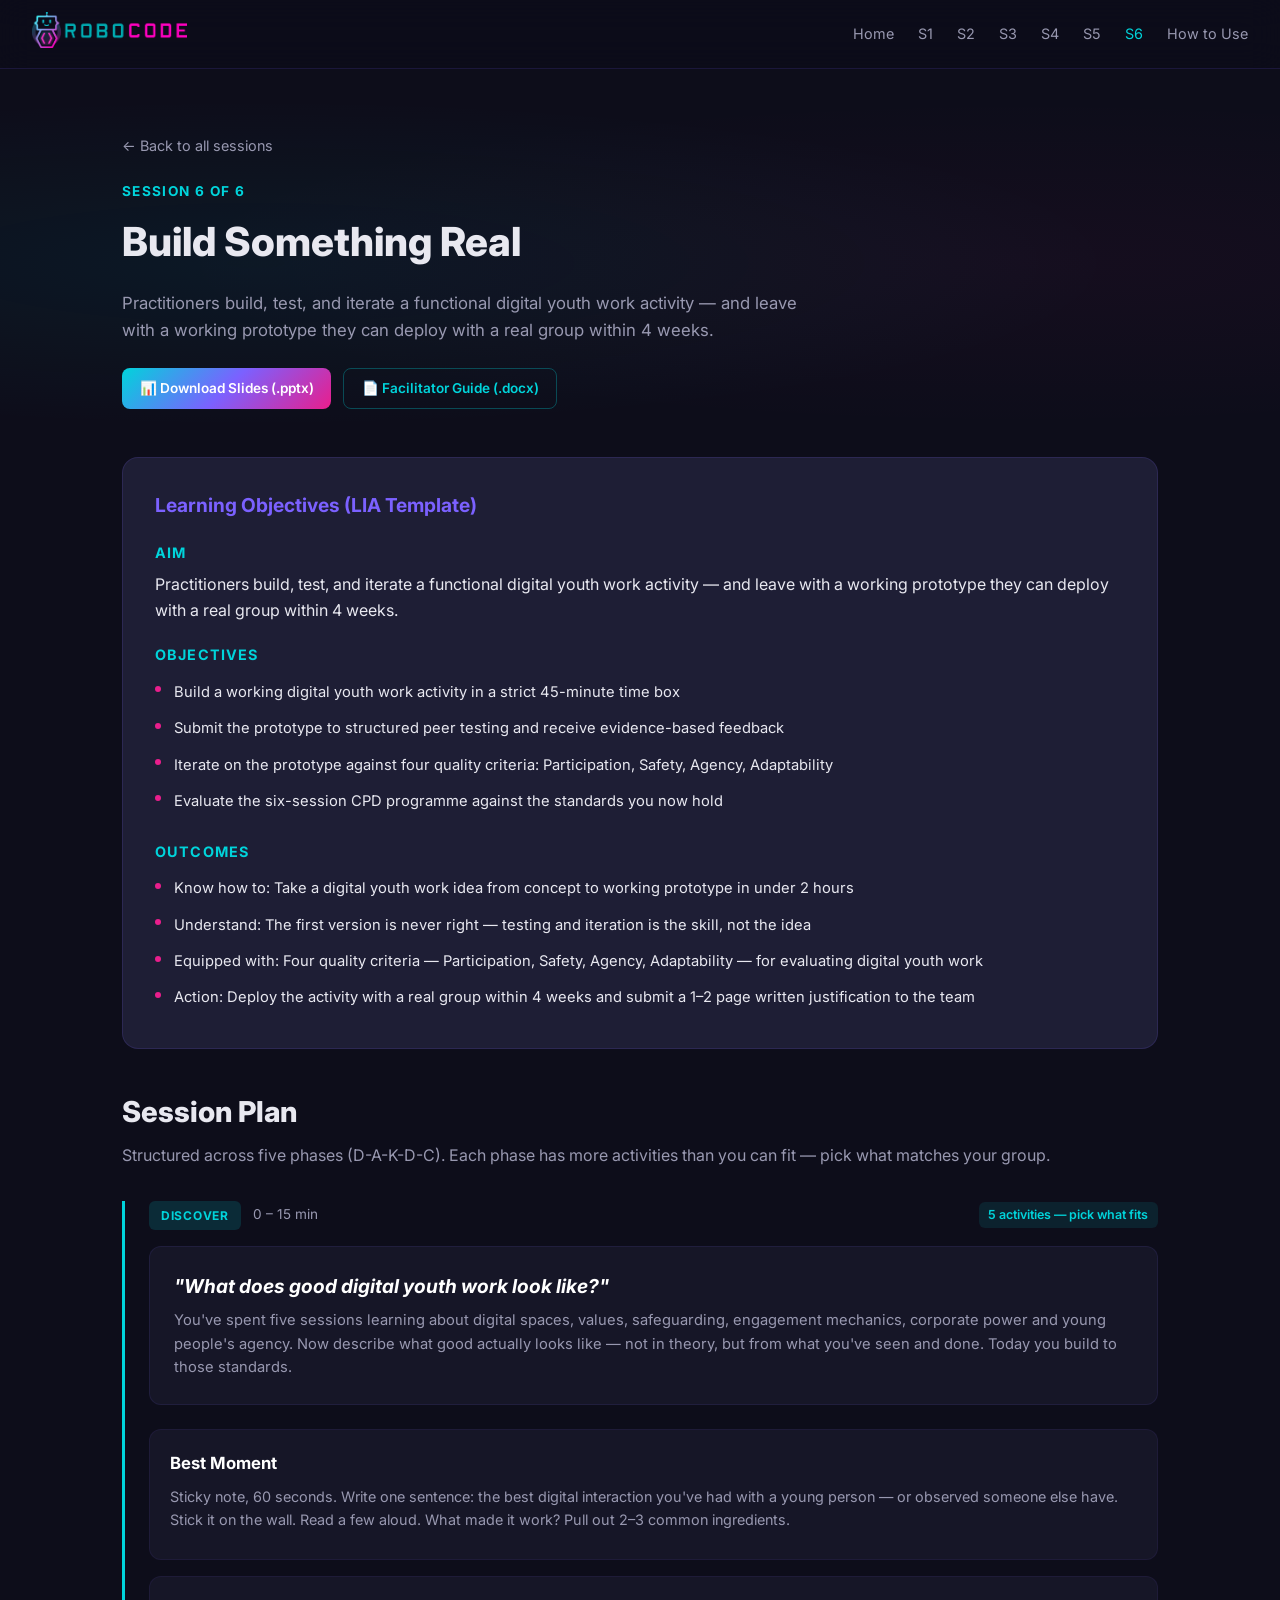
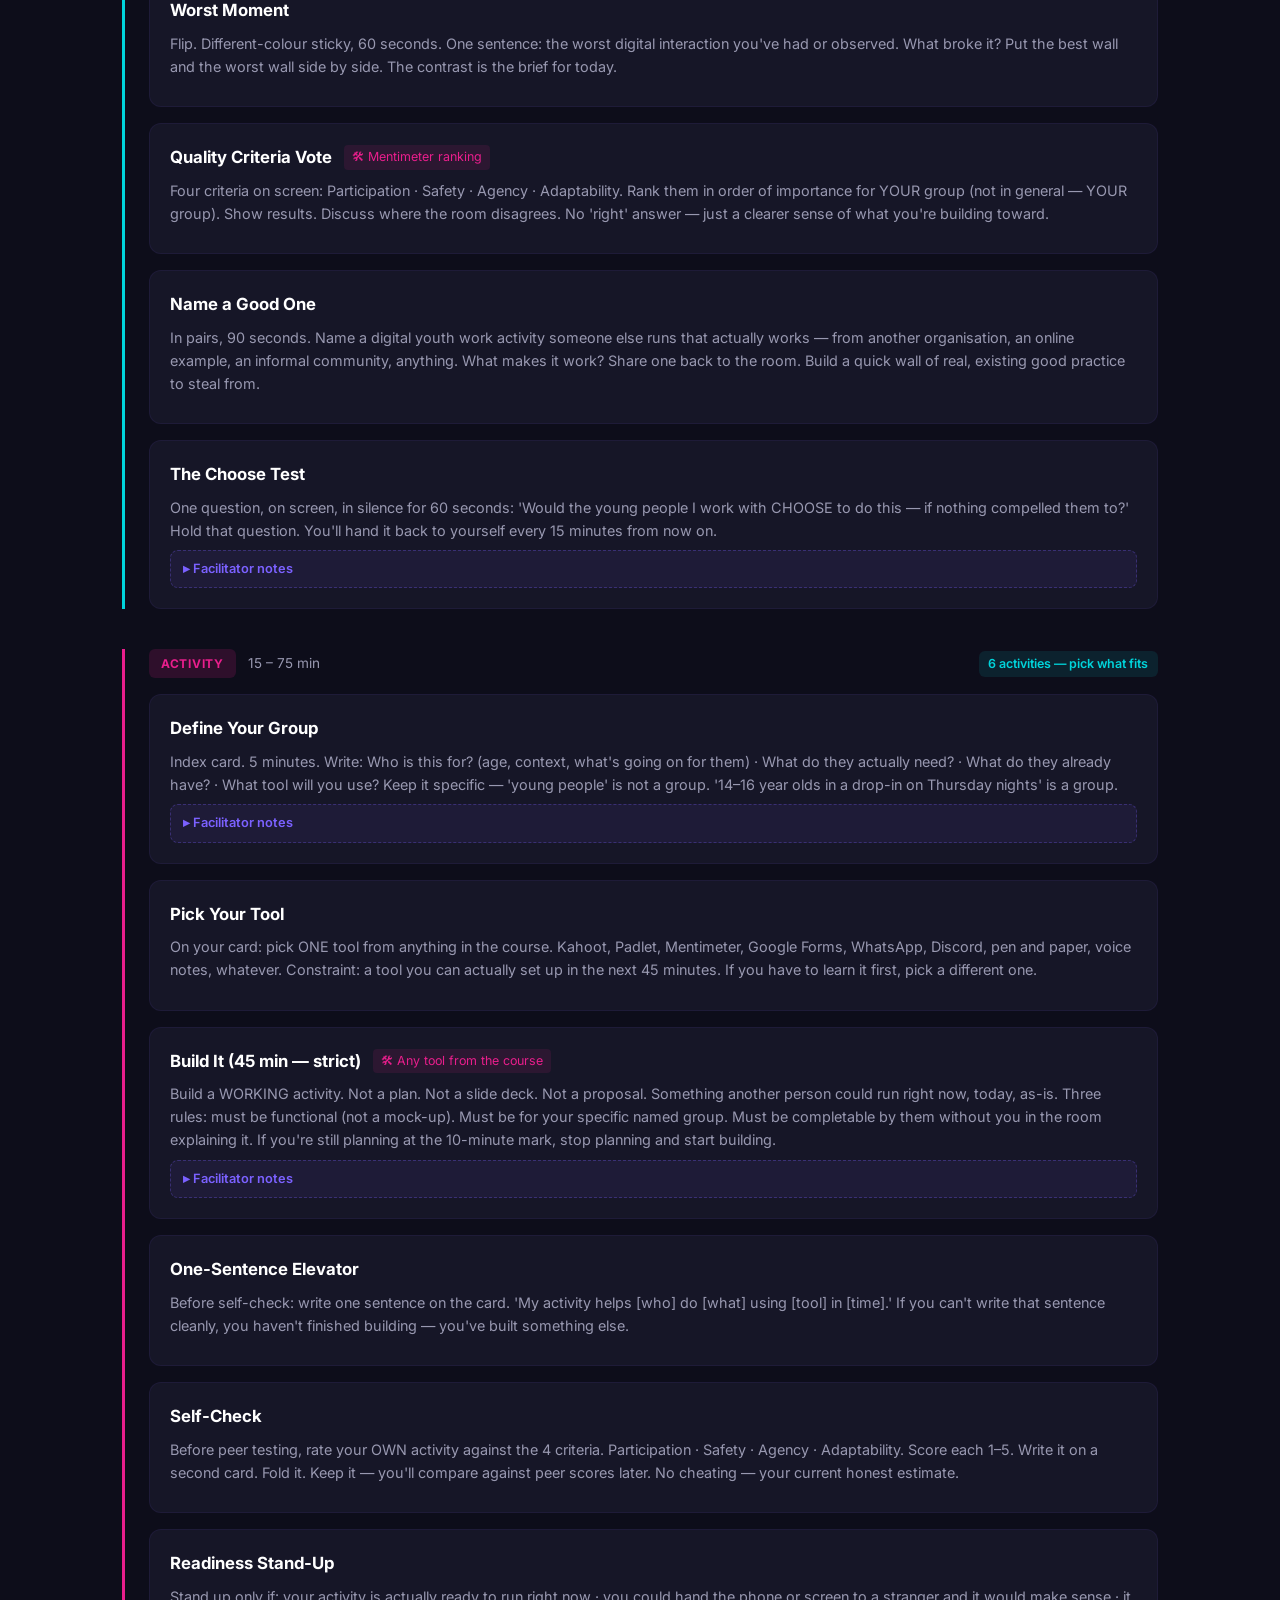
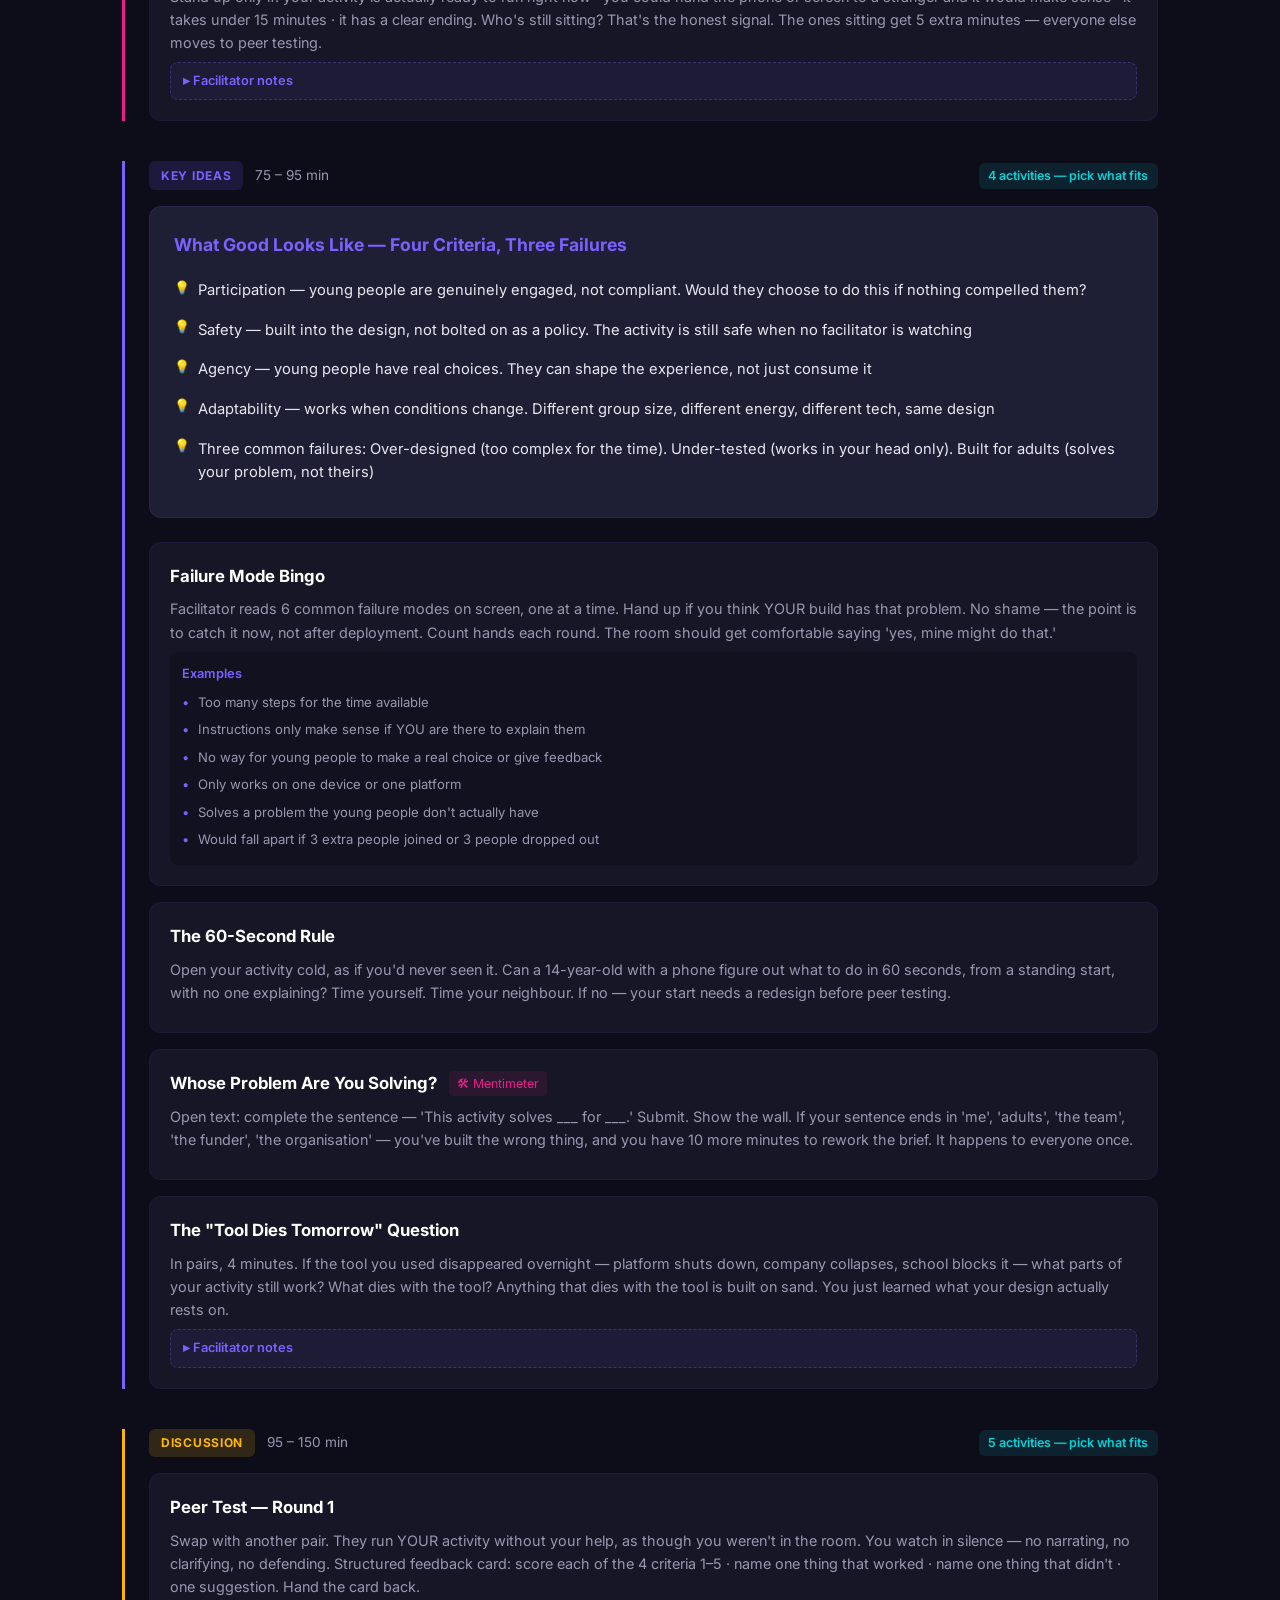
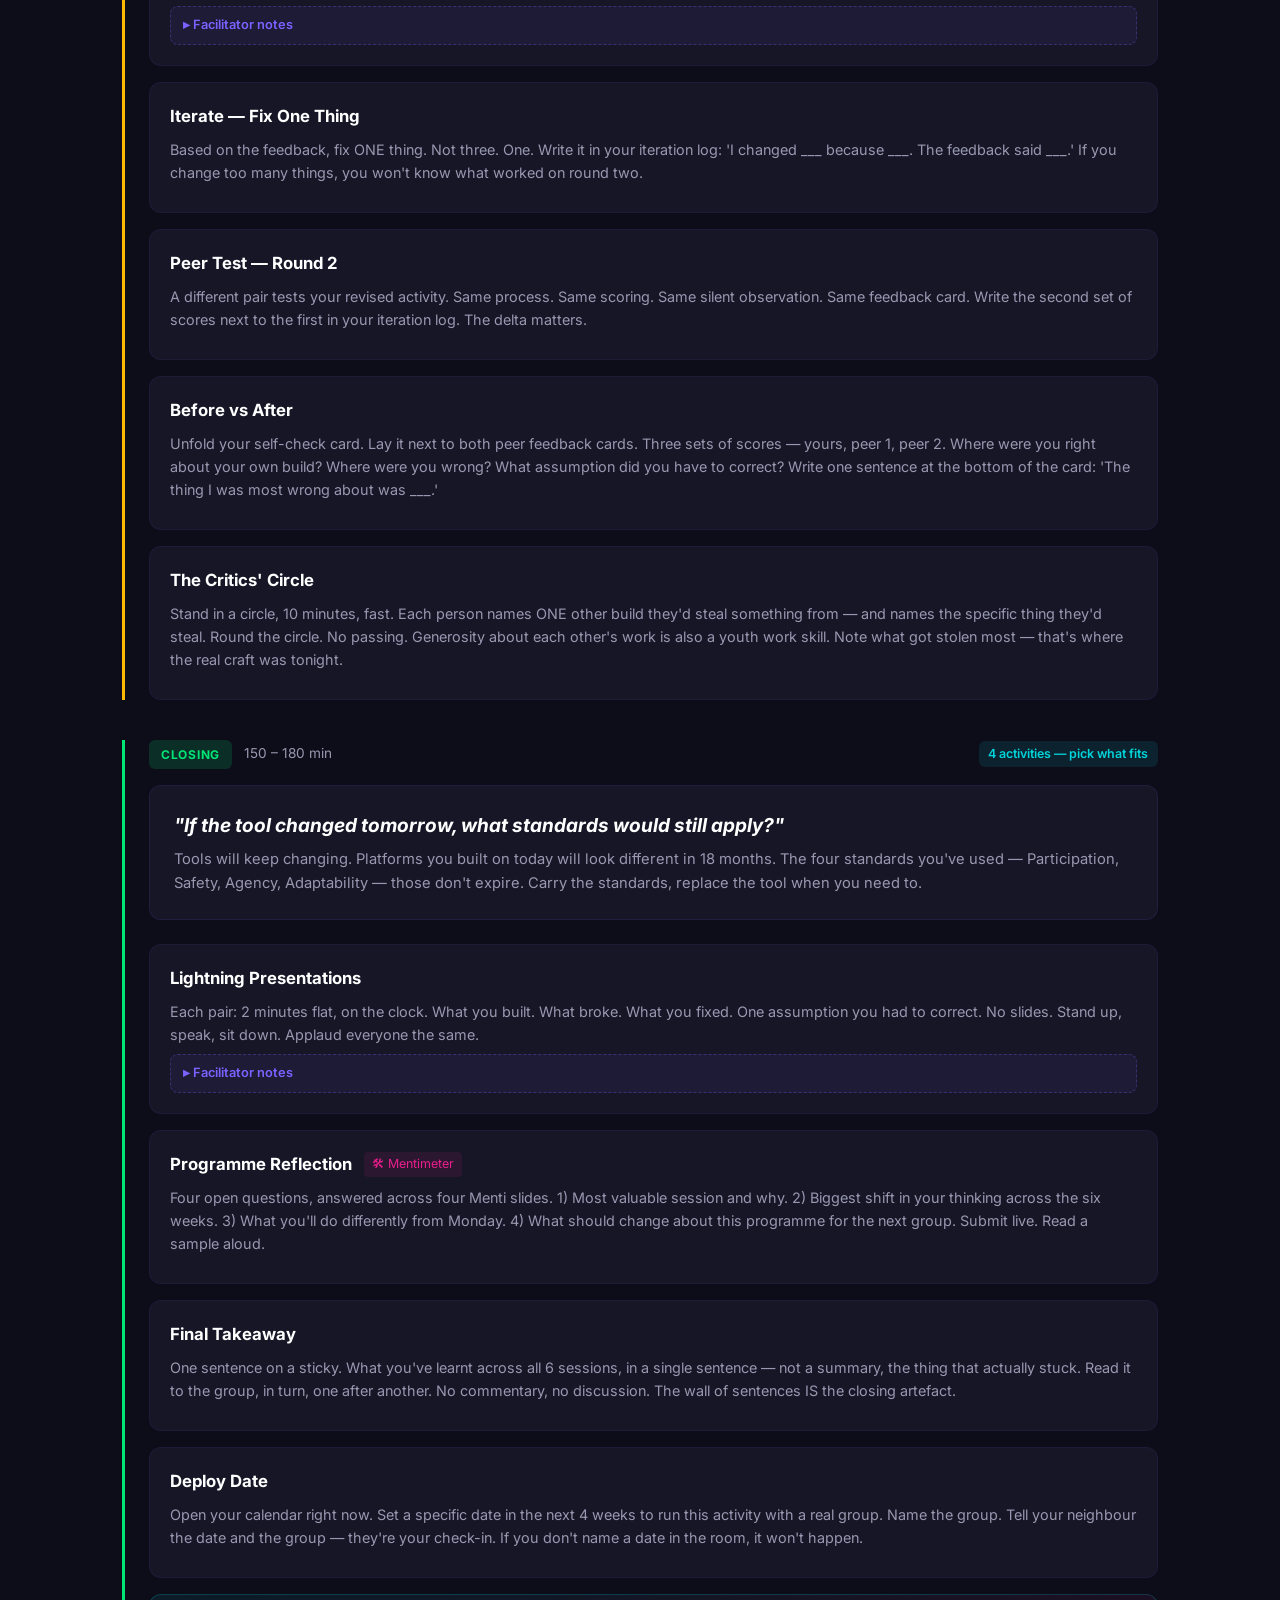
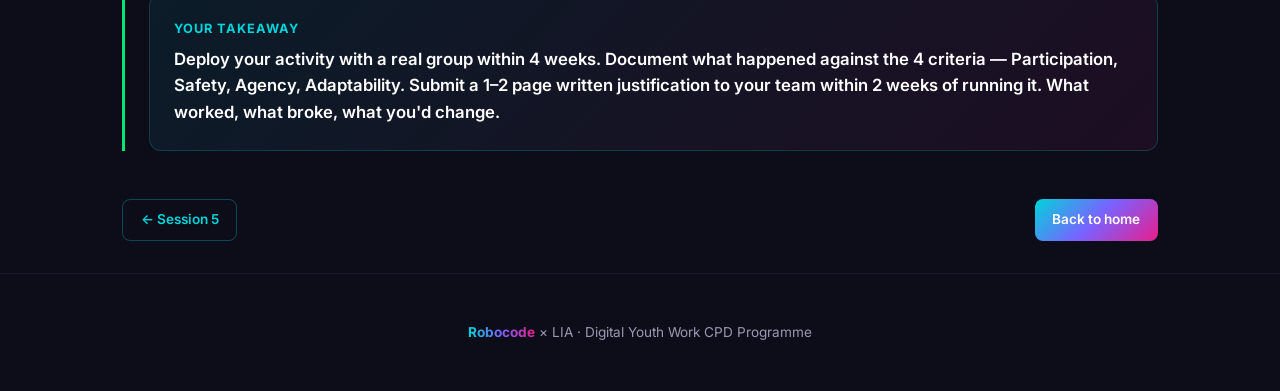
<file: session6.html>
<!DOCTYPE html>
<html lang="en">
<head>
<meta charset="UTF-8">
<meta name="viewport" content="width=device-width, initial-scale=1.0">
<title>Session 6: Build Something Real — Robocode CPD</title>
<link rel="preconnect" href="https://fonts.googleapis.com">
<link rel="preconnect" href="https://fonts.gstatic.com" crossorigin>
<link href="https://fonts.googleapis.com/css2?family=Inter:wght@400;600;700;800&display=swap" rel="stylesheet">
<link rel="stylesheet" href="style.css">
<link rel="icon" href="assets/img/mascot.png">
</head>
<body>
<nav>
  <a href="index.html"><img src="assets/img/logo.png" alt="Robocode" class="logo"></a>
  <div class="nav-links">
      <a href="index.html">Home</a>
      <a href="session1.html" class="hide-mobile">S1</a>
      <a href="session2.html" class="hide-mobile">S2</a>
      <a href="session3.html" class="hide-mobile">S3</a>
      <a href="session4.html" class="hide-mobile">S4</a>
      <a href="session5.html" class="hide-mobile">S5</a>
      <a href="session6.html" class="active">S6</a>
      <a href="how-to-use.html">How to Use</a>
  </div>
</nav>

<section class="session-hero">
  <div class="container">
    <a href="index.html" class="back-link">← Back to all sessions</a>
    <div class="session-num">Session 6 of 6</div>
    <h1>Build Something Real</h1>
    <p class="aim">Practitioners build, test, and iterate a functional digital youth work activity — and leave with a working prototype they can deploy with a real group within 4 weeks.</p>
    <div class="download-bar">
      <a href="assets/downloads/Session-6-Build-Something-Real.pptx" class="btn btn-primary" download>📊 Download Slides (.pptx)</a>
      <a href="assets/downloads/Session-6-Build-Something-Real-Facilitator-Guide.docx" class="btn btn-outline" download>📄 Facilitator Guide (.docx)</a>
    </div>
  </div>
</section>

<div class="container">

  <div class="lia-box">
    <h2>Learning Objectives (LIA Template)</h2>
    <h3>Aim</h3><p>Practitioners build, test, and iterate a functional digital youth work activity — and leave with a working prototype they can deploy with a real group within 4 weeks.</p>
    <h3>Objectives</h3><ul><li>Build a working digital youth work activity in a strict 45-minute time box</li><li>Submit the prototype to structured peer testing and receive evidence-based feedback</li><li>Iterate on the prototype against four quality criteria: Participation, Safety, Agency, Adaptability</li><li>Evaluate the six-session CPD programme against the standards you now hold</li></ul>
    <h3>Outcomes</h3><ul><li>Know how to: Take a digital youth work idea from concept to working prototype in under 2 hours</li><li>Understand: The first version is never right — testing and iteration is the skill, not the idea</li><li>Equipped with: Four quality criteria — Participation, Safety, Agency, Adaptability — for evaluating digital youth work</li><li>Action: Deploy the activity with a real group within 4 weeks and submit a 1–2 page written justification to the team</li></ul>
  </div>

  <h2 class="section-heading">Session Plan</h2>
  <p class="section-sub">Structured across five phases (D-A-K-D-C). Each phase has more activities than you can fit — pick what matches your group.</p>

  <div class="phase-block discover">
<div class="phase-header">
<span class="phase-badge discover">DISCOVER</span>
<span class="phase-time">0 – 15 min</span>
<span class="phase-count">5 activities — pick what fits</span>
</div>
<div class="question-block">
<p class="question">"What does good digital youth work look like?"</p>
<p class="explanation">You&#x27;ve spent five sessions learning about digital spaces, values, safeguarding, engagement mechanics, corporate power and young people&#x27;s agency. Now describe what good actually looks like — not in theory, but from what you&#x27;ve seen and done. Today you build to those standards.</p>
</div>
<div class="activity-card">
<div class="act-header"><span class="act-name">Best Moment</span></div>
<p class="act-desc">Sticky note, 60 seconds. Write one sentence: the best digital interaction you&#x27;ve had with a young person — or observed someone else have. Stick it on the wall. Read a few aloud. What made it work? Pull out 2–3 common ingredients.</p>
</div>
<div class="activity-card">
<div class="act-header"><span class="act-name">Worst Moment</span></div>
<p class="act-desc">Flip. Different-colour sticky, 60 seconds. One sentence: the worst digital interaction you&#x27;ve had or observed. What broke it? Put the best wall and the worst wall side by side. The contrast is the brief for today.</p>
</div>
<div class="activity-card">
<div class="act-header"><span class="act-name">Quality Criteria Vote</span><span class="act-tool">🛠 Mentimeter ranking</span></div>
<p class="act-desc">Four criteria on screen: Participation · Safety · Agency · Adaptability. Rank them in order of importance for YOUR group (not in general — YOUR group). Show results. Discuss where the room disagrees. No &#x27;right&#x27; answer — just a clearer sense of what you&#x27;re building toward.</p>
</div>
<div class="activity-card">
<div class="act-header"><span class="act-name">Name a Good One</span></div>
<p class="act-desc">In pairs, 90 seconds. Name a digital youth work activity someone else runs that actually works — from another organisation, an online example, an informal community, anything. What makes it work? Share one back to the room. Build a quick wall of real, existing good practice to steal from.</p>
</div>
<div class="activity-card">
<div class="act-header"><span class="act-name">The Choose Test</span></div>
<p class="act-desc">One question, on screen, in silence for 60 seconds: &#x27;Would the young people I work with CHOOSE to do this — if nothing compelled them to?&#x27; Hold that question. You&#x27;ll hand it back to yourself every 15 minutes from now on.</p>
<details class="act-facil"><summary>Facilitator notes</summary><ul><li>Project the question large. Don&#x27;t fill the silence — this is the standard they&#x27;re going to keep breaking and returning to</li></ul></details>
</div>
</div>

<div class="phase-block activity">
<div class="phase-header">
<span class="phase-badge activity">ACTIVITY</span>
<span class="phase-time">15 – 75 min</span>
<span class="phase-count">6 activities — pick what fits</span>
</div>
<div class="activity-card">
<div class="act-header"><span class="act-name">Define Your Group</span></div>
<p class="act-desc">Index card. 5 minutes. Write: Who is this for? (age, context, what&#x27;s going on for them) · What do they actually need? · What do they already have? · What tool will you use? Keep it specific — &#x27;young people&#x27; is not a group. &#x27;14–16 year olds in a drop-in on Thursday nights&#x27; is a group.</p>
<details class="act-facil"><summary>Facilitator notes</summary><ul><li>Push back hard on vague groups — &#x27;young people&#x27;, &#x27;teens&#x27;, &#x27;students&#x27; means they haven&#x27;t thought yet</li></ul></details>
</div>
<div class="activity-card">
<div class="act-header"><span class="act-name">Pick Your Tool</span></div>
<p class="act-desc">On your card: pick ONE tool from anything in the course. Kahoot, Padlet, Mentimeter, Google Forms, WhatsApp, Discord, pen and paper, voice notes, whatever. Constraint: a tool you can actually set up in the next 45 minutes. If you have to learn it first, pick a different one.</p>
</div>
<div class="activity-card">
<div class="act-header"><span class="act-name">Build It (45 min — strict)</span><span class="act-tool">🛠 Any tool from the course</span></div>
<p class="act-desc">Build a WORKING activity. Not a plan. Not a slide deck. Not a proposal. Something another person could run right now, today, as-is. Three rules: must be functional (not a mock-up). Must be for your specific named group. Must be completable by them without you in the room explaining it. If you&#x27;re still planning at the 10-minute mark, stop planning and start building.</p>
<details class="act-facil"><summary>Facilitator notes</summary><ul><li>Put a visible 45-minute timer on the main screen — do not soften this</li><li>Walk the room. Intervene only if someone is designing slides instead of building</li><li>At 30 mins remaining: &#x27;Build what works now. Polish is the enemy.&#x27;</li></ul></details>
</div>
<div class="activity-card">
<div class="act-header"><span class="act-name">One-Sentence Elevator</span></div>
<p class="act-desc">Before self-check: write one sentence on the card. &#x27;My activity helps [who] do [what] using [tool] in [time].&#x27; If you can&#x27;t write that sentence cleanly, you haven&#x27;t finished building — you&#x27;ve built something else.</p>
</div>
<div class="activity-card">
<div class="act-header"><span class="act-name">Self-Check</span></div>
<p class="act-desc">Before peer testing, rate your OWN activity against the 4 criteria. Participation · Safety · Agency · Adaptability. Score each 1–5. Write it on a second card. Fold it. Keep it — you&#x27;ll compare against peer scores later. No cheating — your current honest estimate.</p>
</div>
<div class="activity-card">
<div class="act-header"><span class="act-name">Readiness Stand-Up</span></div>
<p class="act-desc">Stand up only if: your activity is actually ready to run right now · you could hand the phone or screen to a stranger and it would make sense · it takes under 15 minutes · it has a clear ending. Who&#x27;s still sitting? That&#x27;s the honest signal. The ones sitting get 5 extra minutes — everyone else moves to peer testing.</p>
<details class="act-facil"><summary>Facilitator notes</summary><ul><li>Do not shame the sitters — they&#x27;re being honest. Five focused minutes of fixing beats pretending</li></ul></details>
</div>
</div>

<div class="phase-block key-ideas">
<div class="phase-header">
<span class="phase-badge key-ideas">KEY IDEAS</span>
<span class="phase-time">75 – 95 min</span>
<span class="phase-count">4 activities — pick what fits</span>
</div>
<div class="key-ideas-box">
<h3>What Good Looks Like — Four Criteria, Three Failures</h3>
<ul><li>Participation — young people are genuinely engaged, not compliant. Would they choose to do this if nothing compelled them?</li><li>Safety — built into the design, not bolted on as a policy. The activity is still safe when no facilitator is watching</li><li>Agency — young people have real choices. They can shape the experience, not just consume it</li><li>Adaptability — works when conditions change. Different group size, different energy, different tech, same design</li><li>Three common failures: Over-designed (too complex for the time). Under-tested (works in your head only). Built for adults (solves your problem, not theirs)</li></ul>
</div>
<div class="activity-card">
<div class="act-header"><span class="act-name">Failure Mode Bingo</span></div>
<p class="act-desc">Facilitator reads 6 common failure modes on screen, one at a time. Hand up if you think YOUR build has that problem. No shame — the point is to catch it now, not after deployment. Count hands each round. The room should get comfortable saying &#x27;yes, mine might do that.&#x27;</p>
<div class="act-examples"><p>Examples</p><ul><li>Too many steps for the time available</li><li>Instructions only make sense if YOU are there to explain them</li><li>No way for young people to make a real choice or give feedback</li><li>Only works on one device or one platform</li><li>Solves a problem the young people don&#x27;t actually have</li><li>Would fall apart if 3 extra people joined or 3 people dropped out</li></ul></div>
</div>
<div class="activity-card">
<div class="act-header"><span class="act-name">The 60-Second Rule</span></div>
<p class="act-desc">Open your activity cold, as if you&#x27;d never seen it. Can a 14-year-old with a phone figure out what to do in 60 seconds, from a standing start, with no one explaining? Time yourself. Time your neighbour. If no — your start needs a redesign before peer testing.</p>
</div>
<div class="activity-card">
<div class="act-header"><span class="act-name">Whose Problem Are You Solving?</span><span class="act-tool">🛠 Mentimeter</span></div>
<p class="act-desc">Open text: complete the sentence — &#x27;This activity solves ___ for ___.&#x27; Submit. Show the wall. If your sentence ends in &#x27;me&#x27;, &#x27;adults&#x27;, &#x27;the team&#x27;, &#x27;the funder&#x27;, &#x27;the organisation&#x27; — you&#x27;ve built the wrong thing, and you have 10 more minutes to rework the brief. It happens to everyone once.</p>
</div>
<div class="activity-card">
<div class="act-header"><span class="act-name">The &quot;Tool Dies Tomorrow&quot; Question</span></div>
<p class="act-desc">In pairs, 4 minutes. If the tool you used disappeared overnight — platform shuts down, company collapses, school blocks it — what parts of your activity still work? What dies with the tool? Anything that dies with the tool is built on sand. You just learned what your design actually rests on.</p>
<details class="act-facil"><summary>Facilitator notes</summary><ul><li>This is the last five sessions landing at once. Corporate control, agency, safeguarding, values — all show up in what you did or didn&#x27;t rest on the tool for</li></ul></details>
</div>
</div>

<div class="phase-block discussion">
<div class="phase-header">
<span class="phase-badge discussion">DISCUSSION</span>
<span class="phase-time">95 – 150 min</span>
<span class="phase-count">5 activities — pick what fits</span>
</div>
<div class="activity-card">
<div class="act-header"><span class="act-name">Peer Test — Round 1</span></div>
<p class="act-desc">Swap with another pair. They run YOUR activity without your help, as though you weren&#x27;t in the room. You watch in silence — no narrating, no clarifying, no defending. Structured feedback card: score each of the 4 criteria 1–5 · name one thing that worked · name one thing that didn&#x27;t · one suggestion. Hand the card back.</p>
<details class="act-facil"><summary>Facilitator notes</summary><ul><li>Enforce the silence rule. Builders will want to explain — don&#x27;t let them. Watching yours get used silently is the point</li></ul></details>
</div>
<div class="activity-card">
<div class="act-header"><span class="act-name">Iterate — Fix One Thing</span></div>
<p class="act-desc">Based on the feedback, fix ONE thing. Not three. One. Write it in your iteration log: &#x27;I changed ___ because ___. The feedback said ___.&#x27; If you change too many things, you won&#x27;t know what worked on round two.</p>
</div>
<div class="activity-card">
<div class="act-header"><span class="act-name">Peer Test — Round 2</span></div>
<p class="act-desc">A different pair tests your revised activity. Same process. Same scoring. Same silent observation. Same feedback card. Write the second set of scores next to the first in your iteration log. The delta matters.</p>
</div>
<div class="activity-card">
<div class="act-header"><span class="act-name">Before vs After</span></div>
<p class="act-desc">Unfold your self-check card. Lay it next to both peer feedback cards. Three sets of scores — yours, peer 1, peer 2. Where were you right about your own build? Where were you wrong? What assumption did you have to correct? Write one sentence at the bottom of the card: &#x27;The thing I was most wrong about was ___.&#x27;</p>
</div>
<div class="activity-card">
<div class="act-header"><span class="act-name">The Critics&#x27; Circle</span></div>
<p class="act-desc">Stand in a circle, 10 minutes, fast. Each person names ONE other build they&#x27;d steal something from — and names the specific thing they&#x27;d steal. Round the circle. No passing. Generosity about each other&#x27;s work is also a youth work skill. Note what got stolen most — that&#x27;s where the real craft was tonight.</p>
</div>
</div>

<div class="phase-block closing">
<div class="phase-header">
<span class="phase-badge closing">CLOSING</span>
<span class="phase-time">150 – 180 min</span>
<span class="phase-count">4 activities — pick what fits</span>
</div>
<div class="question-block">
<p class="question">"If the tool changed tomorrow, what standards would still apply?"</p>
<p class="explanation">Tools will keep changing. Platforms you built on today will look different in 18 months. The four standards you&#x27;ve used — Participation, Safety, Agency, Adaptability — those don&#x27;t expire. Carry the standards, replace the tool when you need to.</p>
</div>
<div class="activity-card">
<div class="act-header"><span class="act-name">Lightning Presentations</span></div>
<p class="act-desc">Each pair: 2 minutes flat, on the clock. What you built. What broke. What you fixed. One assumption you had to correct. No slides. Stand up, speak, sit down. Applaud everyone the same.</p>
<details class="act-facil"><summary>Facilitator notes</summary><ul><li>Keep hard to 2 minutes — 10 pairs × 2 mins = 20 mins. Ring a bell. Don&#x27;t negotiate</li></ul></details>
</div>
<div class="activity-card">
<div class="act-header"><span class="act-name">Programme Reflection</span><span class="act-tool">🛠 Mentimeter</span></div>
<p class="act-desc">Four open questions, answered across four Menti slides. 1) Most valuable session and why. 2) Biggest shift in your thinking across the six weeks. 3) What you&#x27;ll do differently from Monday. 4) What should change about this programme for the next group. Submit live. Read a sample aloud.</p>
</div>
<div class="activity-card">
<div class="act-header"><span class="act-name">Final Takeaway</span></div>
<p class="act-desc">One sentence on a sticky. What you&#x27;ve learnt across all 6 sessions, in a single sentence — not a summary, the thing that actually stuck. Read it to the group, in turn, one after another. No commentary, no discussion. The wall of sentences IS the closing artefact.</p>
</div>
<div class="activity-card">
<div class="act-header"><span class="act-name">Deploy Date</span></div>
<p class="act-desc">Open your calendar right now. Set a specific date in the next 4 weeks to run this activity with a real group. Name the group. Tell your neighbour the date and the group — they&#x27;re your check-in. If you don&#x27;t name a date in the room, it won&#x27;t happen.</p>
</div>
<div class="takeaway-box"><div class="label">Your Takeaway</div><div class="text">Deploy your activity with a real group within 4 weeks. Document what happened against the 4 criteria — Participation, Safety, Agency, Adaptability. Submit a 1–2 page written justification to your team within 2 weeks of running it. What worked, what broke, what you&#x27;d change.</div></div>
</div>

  <div style="display: flex; justify-content: space-between; gap: 1rem; margin: 3rem 0 2rem; flex-wrap: wrap;">
    <a href="session5.html" class="btn btn-outline">← Session 5</a>
    <a href="index.html" class="btn btn-primary">Back to home</a>
  </div>
</div>

<footer>
  <p><span class="grad">Robocode</span> × LIA · Digital Youth Work CPD Programme</p>
</footer>
</body>
</html>
</file>
<file: style.css>
/* ============================
   Robocode CPD Site — v2
   Brand: Cyan #00D4DB → Purple #7B61FF → Magenta #E91E8C
   ============================ */

:root {
  --cyan: #00D4DB;
  --purple: #7B61FF;
  --magenta: #E91E8C;
  --dark: #0D0D1A;
  --dark-card: #161627;
  --dark-surface: #1E1E35;
  --light-text: #E8E8F0;
  --muted: #9898B0;
  --gradient: linear-gradient(135deg, var(--cyan), var(--purple), var(--magenta));
  --gradient-h: linear-gradient(90deg, var(--cyan), var(--purple), var(--magenta));
}

* { margin: 0; padding: 0; box-sizing: border-box; }

body {
  font-family: 'Inter', -apple-system, BlinkMacSystemFont, 'Segoe UI', sans-serif;
  background: var(--dark);
  color: var(--light-text);
  line-height: 1.6;
  min-height: 100vh;
}

a { color: var(--cyan); text-decoration: none; transition: color 0.2s; }
a:hover { color: var(--magenta); }

/* ── Nav ── */
nav {
  position: sticky; top: 0; z-index: 100;
  background: rgba(13, 13, 26, 0.92);
  backdrop-filter: blur(16px);
  border-bottom: 1px solid rgba(123, 97, 255, 0.15);
  padding: 0.75rem 2rem;
  display: flex; align-items: center; justify-content: space-between;
}
nav .logo { height: 36px; }
nav .nav-links { display: flex; gap: 1.5rem; align-items: center; }
nav .nav-links a {
  font-size: 0.9rem; color: var(--muted);
  transition: color 0.2s;
}
nav .nav-links a:hover, nav .nav-links a.active { color: var(--cyan); }

/* ── Hero ── */
.hero {
  text-align: center;
  padding: 5rem 2rem 4rem;
  position: relative;
  overflow: hidden;
}
.hero::before {
  content: '';
  position: absolute; top: -50%; left: -50%; width: 200%; height: 200%;
  background: radial-gradient(ellipse at 30% 20%, rgba(0, 212, 219, 0.08) 0%, transparent 50%),
              radial-gradient(ellipse at 70% 80%, rgba(233, 30, 140, 0.06) 0%, transparent 50%);
  z-index: 0;
}
.hero > * { position: relative; z-index: 1; }
.hero .mascot { height: 100px; margin-bottom: 1.5rem; filter: drop-shadow(0 0 30px rgba(0, 212, 219, 0.3)); }
.hero h1 { font-size: 3rem; font-weight: 800; margin-bottom: 0.5rem; }
.hero h1 .grad {
  background: var(--gradient-h);
  -webkit-background-clip: text; -webkit-text-fill-color: transparent;
  background-clip: text;
}
.hero .subtitle {
  font-size: 1.15rem; color: var(--muted); max-width: 600px; margin: 0 auto 2rem;
}
.hero .badge {
  display: inline-block;
  padding: 0.4rem 1rem; border-radius: 99px;
  background: rgba(123, 97, 255, 0.15);
  border: 1px solid rgba(123, 97, 255, 0.3);
  color: var(--purple); font-size: 0.85rem; font-weight: 600;
}

/* ── Container ── */
.container { max-width: 1100px; margin: 0 auto; padding: 0 2rem; }

/* ── Session Cards Grid ── */
.sessions-grid {
  display: grid; grid-template-columns: repeat(auto-fill, minmax(320px, 1fr));
  gap: 1.5rem; padding: 2rem 0 4rem;
}
.session-card {
  background: var(--dark-card);
  border: 1px solid rgba(123, 97, 255, 0.12);
  border-radius: 16px;
  padding: 1.75rem;
  transition: transform 0.2s, border-color 0.3s, box-shadow 0.3s;
  display: flex; flex-direction: column;
}
.session-card:hover {
  transform: translateY(-4px);
  border-color: rgba(0, 212, 219, 0.4);
  box-shadow: 0 12px 40px rgba(0, 212, 219, 0.08);
}
.session-card .card-num {
  font-size: 0.75rem; font-weight: 700; text-transform: uppercase;
  letter-spacing: 0.1em; color: var(--cyan); margin-bottom: 0.5rem;
}
.session-card h3 { font-size: 1.3rem; font-weight: 700; margin-bottom: 0.75rem; color: #fff; }
.session-card .card-desc { color: var(--muted); font-size: 0.9rem; flex: 1; margin-bottom: 1.25rem; }
.session-card .card-meta {
  display: flex; gap: 0.5rem; flex-wrap: wrap; margin-bottom: 1rem;
}
.session-card .card-meta .tag {
  padding: 0.2rem 0.6rem; border-radius: 6px; font-size: 0.75rem; font-weight: 600;
  background: rgba(233, 30, 140, 0.12); color: var(--magenta);
}
.session-card .card-actions { display: flex; gap: 0.75rem; margin-top: auto; }
.btn {
  display: inline-flex; align-items: center; gap: 0.4rem;
  padding: 0.55rem 1.1rem; border-radius: 8px; font-size: 0.85rem; font-weight: 600;
  transition: all 0.2s; cursor: pointer; border: none;
}
.btn-primary {
  background: var(--gradient); color: #fff;
}
.btn-primary:hover { opacity: 0.9; color: #fff; transform: translateY(-1px); }
.btn-outline {
  background: transparent; color: var(--cyan);
  border: 1px solid rgba(0, 212, 219, 0.3);
}
.btn-outline:hover { background: rgba(0, 212, 219, 0.1); color: var(--cyan); }
.btn-sm { padding: 0.4rem 0.8rem; font-size: 0.8rem; }

/* ── Section Headings ── */
.section-heading {
  font-size: 1.8rem; font-weight: 800; margin-bottom: 0.5rem;
}
.section-sub { color: var(--muted); font-size: 1rem; margin-bottom: 2rem; }

/* ── Session Page ── */
.session-hero {
  padding: 4rem 2rem 3rem;
  position: relative; overflow: hidden;
}
.session-hero::before {
  content: '';
  position: absolute; top: 0; left: 0; width: 100%; height: 100%;
  background: radial-gradient(ellipse at 20% 50%, rgba(0, 212, 219, 0.06) 0%, transparent 60%),
              radial-gradient(ellipse at 80% 50%, rgba(233, 30, 140, 0.04) 0%, transparent 60%);
  z-index: 0;
}
.session-hero > * { position: relative; z-index: 1; }
.session-hero .back-link {
  display: inline-flex; align-items: center; gap: 0.3rem;
  color: var(--muted); font-size: 0.9rem; margin-bottom: 1.5rem;
}
.session-hero .back-link:hover { color: var(--cyan); }
.session-hero .session-num {
  font-size: 0.85rem; font-weight: 700; text-transform: uppercase;
  letter-spacing: 0.1em; color: var(--cyan); margin-bottom: 0.5rem;
}
.session-hero h1 { font-size: 2.5rem; font-weight: 800; margin-bottom: 1rem; }
.session-hero .aim {
  font-size: 1.05rem; color: var(--muted); max-width: 700px; margin-bottom: 1.5rem;
}
.download-bar {
  display: flex; gap: 0.75rem; flex-wrap: wrap; margin-top: 1rem;
}

/* ── LIA Box ── */
.lia-box {
  background: var(--dark-surface);
  border: 1px solid rgba(123, 97, 255, 0.15);
  border-radius: 16px; padding: 2rem; margin-bottom: 2.5rem;
}
.lia-box h2 {
  font-size: 1.2rem; font-weight: 700; margin-bottom: 1.25rem;
  color: var(--purple);
}
.lia-box h3 {
  font-size: 0.9rem; font-weight: 700; text-transform: uppercase;
  letter-spacing: 0.08em; color: var(--cyan); margin-top: 1.25rem; margin-bottom: 0.5rem;
}
.lia-box ul { list-style: none; padding: 0; }
.lia-box li {
  padding: 0.4rem 0; padding-left: 1.2rem; position: relative;
  color: var(--light-text); font-size: 0.92rem;
}
.lia-box li::before {
  content: ''; position: absolute; left: 0; top: 0.75rem;
  width: 6px; height: 6px; border-radius: 50%;
  background: var(--magenta);
}

/* ── Phase Block ── */
.phase-block {
  margin-bottom: 2.5rem;
  border-left: 3px solid transparent;
  padding-left: 1.5rem;
}
.phase-block.discover { border-color: var(--cyan); }
.phase-block.activity { border-color: var(--magenta); }
.phase-block.key-ideas { border-color: var(--purple); }
.phase-block.discussion { border-color: #FFB800; }
.phase-block.closing { border-color: #00E676; }

.phase-header {
  display: flex; align-items: center; gap: 0.75rem; margin-bottom: 1rem;
}
.phase-badge {
  padding: 0.3rem 0.75rem; border-radius: 6px;
  font-size: 0.75rem; font-weight: 700; text-transform: uppercase;
  letter-spacing: 0.06em;
}
.phase-badge.discover { background: rgba(0, 212, 219, 0.15); color: var(--cyan); }
.phase-badge.activity { background: rgba(233, 30, 140, 0.15); color: var(--magenta); }
.phase-badge.key-ideas { background: rgba(123, 97, 255, 0.15); color: var(--purple); }
.phase-badge.discussion { background: rgba(255, 184, 0, 0.15); color: #FFB800; }
.phase-badge.closing { background: rgba(0, 230, 118, 0.15); color: #00E676; }
.phase-time { font-size: 0.85rem; color: var(--muted); }
.phase-count {
  font-size: 0.78rem; color: var(--cyan);
  padding: 0.2rem 0.6rem; border-radius: 6px;
  background: rgba(0, 212, 219, 0.1);
  margin-left: auto; font-weight: 600;
}
@media (max-width: 600px) {
  .phase-count { margin-left: 0; margin-top: 0.3rem; flex-basis: 100%; }
  .phase-header { flex-wrap: wrap; }
}

/* ── Question Block ── */
.question-block {
  background: var(--dark-card);
  border-radius: 12px; padding: 1.5rem; margin-bottom: 1.5rem;
  border: 1px solid rgba(123, 97, 255, 0.1);
}
.question-block .question {
  font-size: 1.2rem; font-weight: 700; color: #fff; margin-bottom: 0.5rem;
  font-style: italic;
}
.question-block .explanation { color: var(--muted); font-size: 0.92rem; }

/* ── Key Ideas ── */
.key-ideas-box {
  background: var(--dark-surface);
  border-radius: 12px; padding: 1.5rem; margin-bottom: 1.5rem;
  border: 1px solid rgba(123, 97, 255, 0.12);
}
.key-ideas-box h3 { font-size: 1.1rem; font-weight: 700; color: var(--purple); margin-bottom: 0.75rem; }
.key-ideas-box ul { list-style: none; padding: 0; }
.key-ideas-box li {
  padding: 0.5rem 0; padding-left: 1.5rem; position: relative;
  font-size: 0.92rem;
}
.key-ideas-box li::before {
  content: '💡'; position: absolute; left: 0; top: 0.4rem; font-size: 0.8rem;
}

/* ── Activity Card ── */
.activity-card {
  background: var(--dark-card);
  border: 1px solid rgba(123, 97, 255, 0.08);
  border-radius: 12px; padding: 1.25rem; margin-bottom: 1rem;
  transition: border-color 0.2s;
}
.activity-card:hover { border-color: rgba(0, 212, 219, 0.25); }
.activity-card .act-header {
  display: flex; align-items: center; gap: 0.75rem; margin-bottom: 0.5rem; flex-wrap: wrap;
}
.activity-card .act-name { font-size: 1.05rem; font-weight: 700; color: #fff; }
.activity-card .act-time {
  font-size: 0.78rem; padding: 0.15rem 0.5rem; border-radius: 4px;
  background: rgba(0, 212, 219, 0.1); color: var(--cyan);
}
.activity-card .act-tool {
  font-size: 0.78rem; padding: 0.15rem 0.5rem; border-radius: 4px;
  background: rgba(233, 30, 140, 0.1); color: var(--magenta);
}
.activity-card .act-desc { color: var(--muted); font-size: 0.9rem; margin-bottom: 0.5rem; }
.activity-card .act-steps { list-style: none; padding: 0; }
.activity-card .act-steps li {
  padding: 0.3rem 0 0.3rem 1.5rem; position: relative;
  font-size: 0.88rem; color: var(--light-text);
}
.activity-card .act-steps li::before {
  content: '→'; position: absolute; left: 0.3rem; color: var(--cyan);
}
.activity-card .act-examples {
  margin-top: 0.5rem; padding: 0.75rem;
  background: rgba(13, 13, 26, 0.5); border-radius: 8px;
}
.activity-card .act-examples p { font-size: 0.8rem; font-weight: 600; color: var(--purple); margin-bottom: 0.3rem; }
.activity-card .act-examples li {
  padding: 0.2rem 0 0.2rem 1rem; position: relative;
  font-size: 0.82rem; color: var(--muted); list-style: none;
}
.activity-card .act-examples li::before {
  content: '•'; position: absolute; left: 0; color: var(--purple);
}

/* Facilitator notes (collapsed by default) */
.act-facil {
  margin-top: 0.5rem;
  padding: 0.5rem 0.75rem;
  background: rgba(123, 97, 255, 0.08);
  border: 1px dashed rgba(123, 97, 255, 0.3);
  border-radius: 8px;
}
.act-facil summary {
  cursor: pointer; font-size: 0.8rem; font-weight: 600;
  color: var(--purple); outline: none;
  list-style: none;
}
.act-facil summary::before { content: '▸ '; }
.act-facil[open] summary::before { content: '▾ '; }
.act-facil ul { margin-top: 0.5rem; padding: 0; list-style: none; }
.act-facil li {
  padding: 0.2rem 0 0.2rem 1rem; position: relative;
  font-size: 0.82rem; color: var(--muted);
}
.act-facil li::before {
  content: '→'; position: absolute; left: 0; color: var(--purple);
}

/* ── Takeaway ── */
.takeaway-box {
  background: linear-gradient(135deg, rgba(0, 212, 219, 0.08), rgba(233, 30, 140, 0.08));
  border: 1px solid rgba(0, 212, 219, 0.2);
  border-radius: 12px; padding: 1.5rem; margin-top: 1rem;
}
.takeaway-box .label {
  font-size: 0.8rem; font-weight: 700; text-transform: uppercase;
  letter-spacing: 0.08em; color: var(--cyan); margin-bottom: 0.4rem;
}
.takeaway-box .text { font-size: 1.05rem; font-weight: 600; color: #fff; }

/* ── Footer ── */
footer {
  text-align: center; padding: 3rem 2rem;
  border-top: 1px solid rgba(123, 97, 255, 0.1);
  color: var(--muted); font-size: 0.85rem;
}
footer .grad {
  background: var(--gradient-h);
  -webkit-background-clip: text; -webkit-text-fill-color: transparent;
  background-clip: text; font-weight: 700;
}

/* ── Responsive ── */
@media (max-width: 768px) {
  nav { padding: 0.5rem 1rem; }
  nav .nav-links { gap: 0.75rem; }
  nav .nav-links a { font-size: 0.8rem; }
  .hero { padding: 3rem 1rem 2.5rem; }
  .hero h1 { font-size: 2rem; }
  .sessions-grid { grid-template-columns: 1fr; }
  .session-hero h1 { font-size: 1.8rem; }
  .container { padding: 0 1rem; }
  .download-bar { flex-direction: column; }
}
@media (max-width: 480px) {
  nav .nav-links a.hide-mobile { display: none; }
}
</file>
